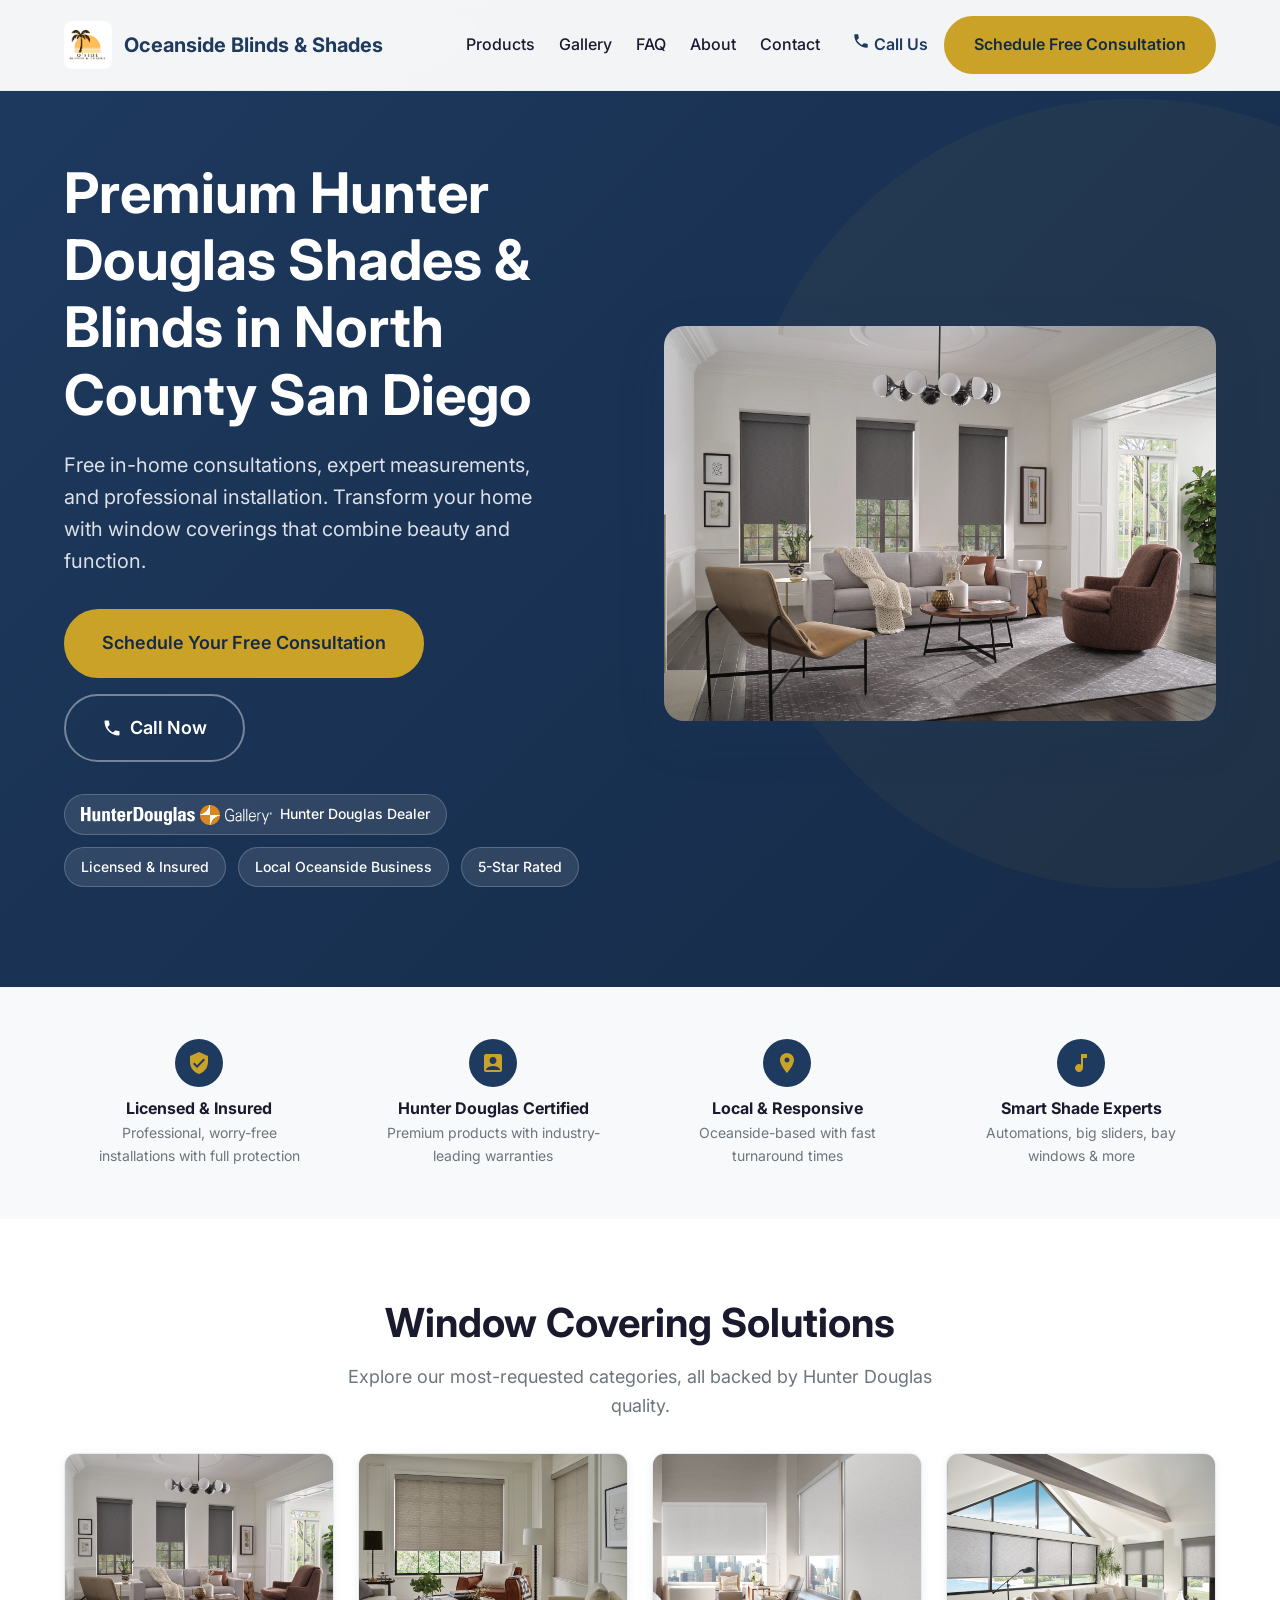
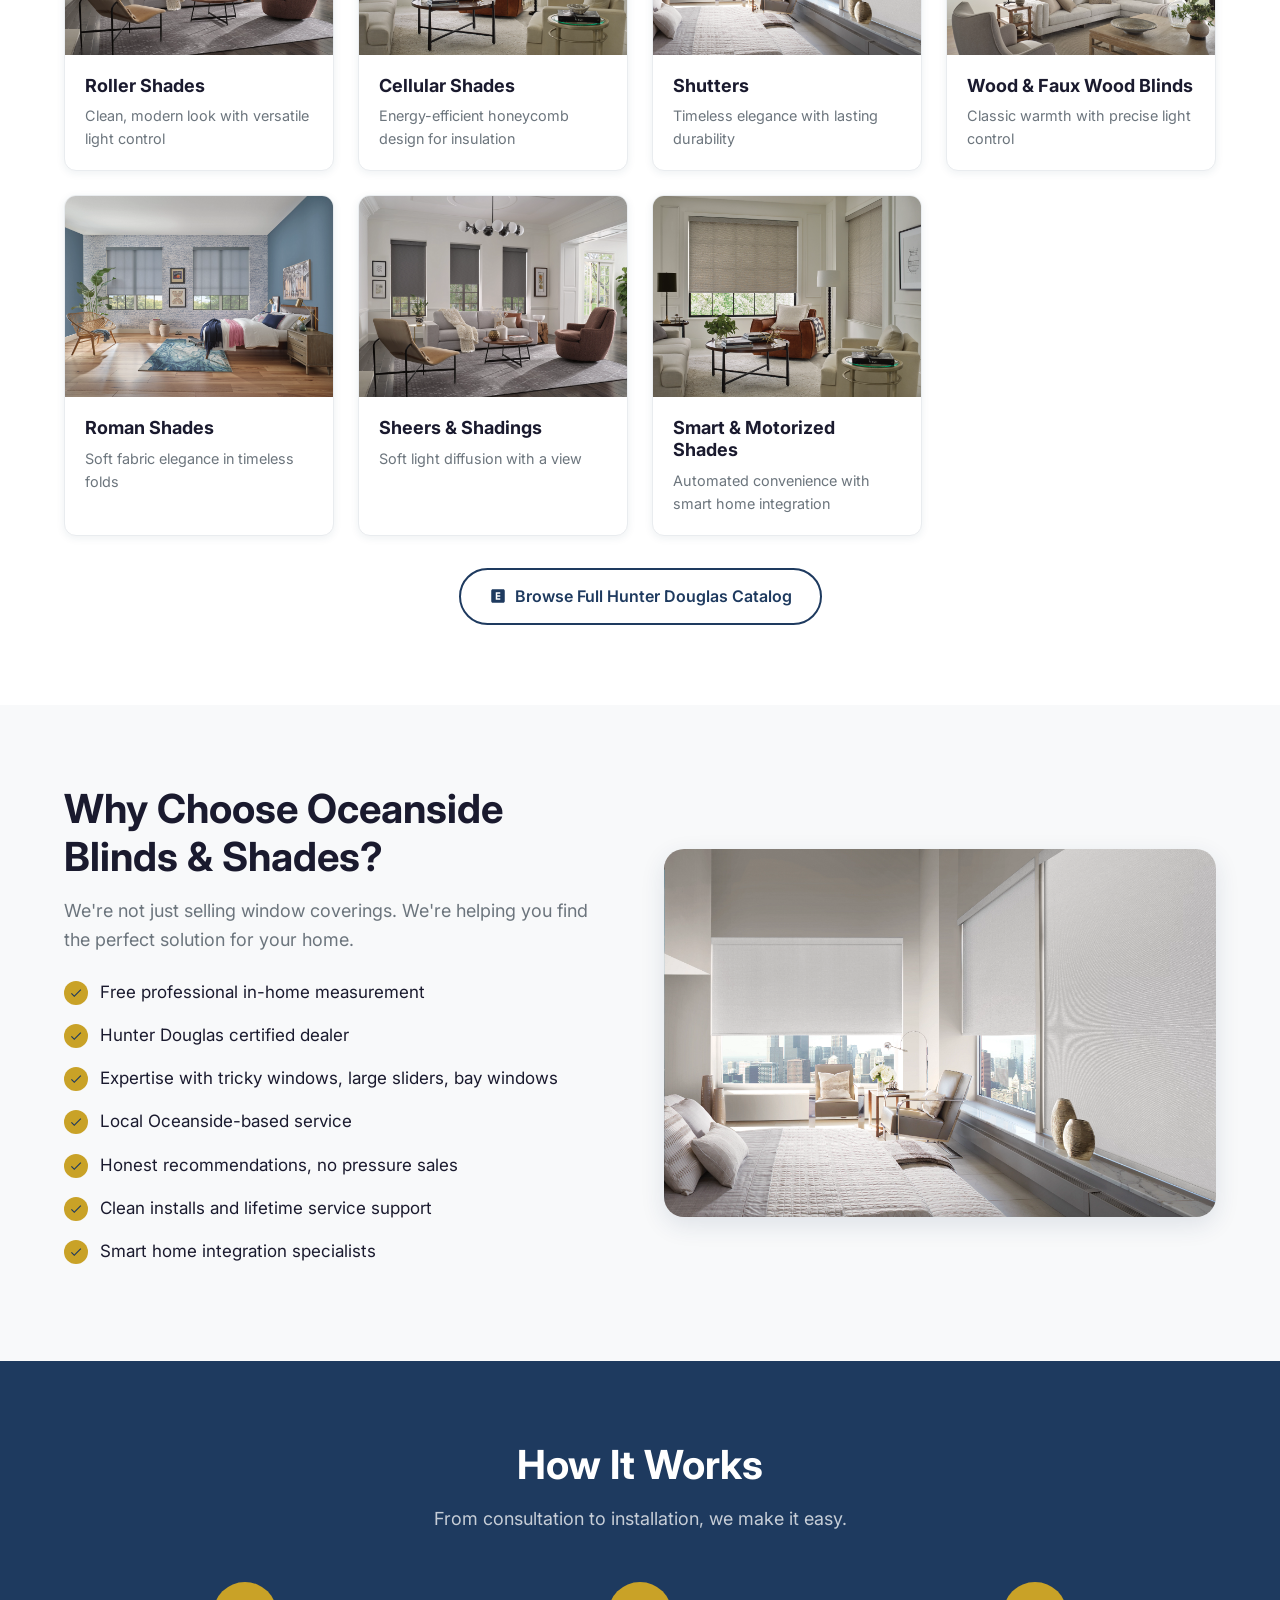
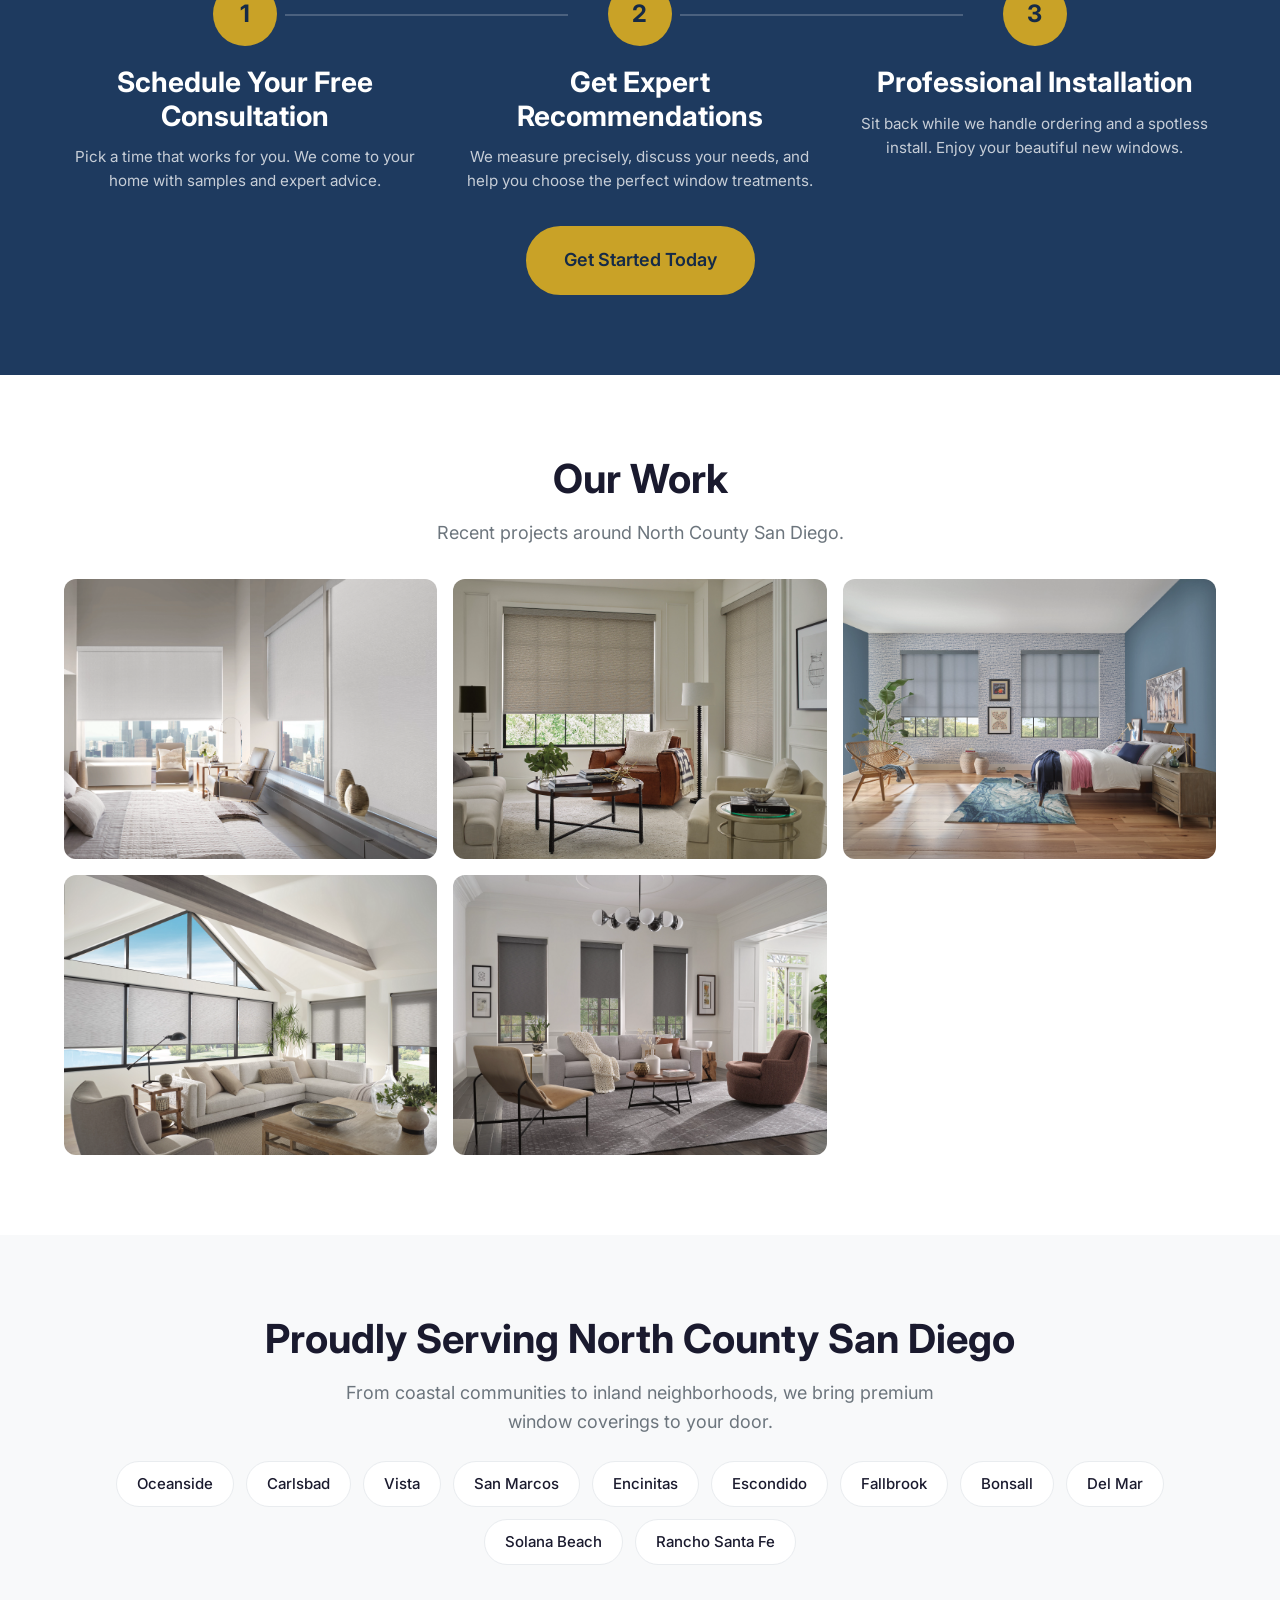
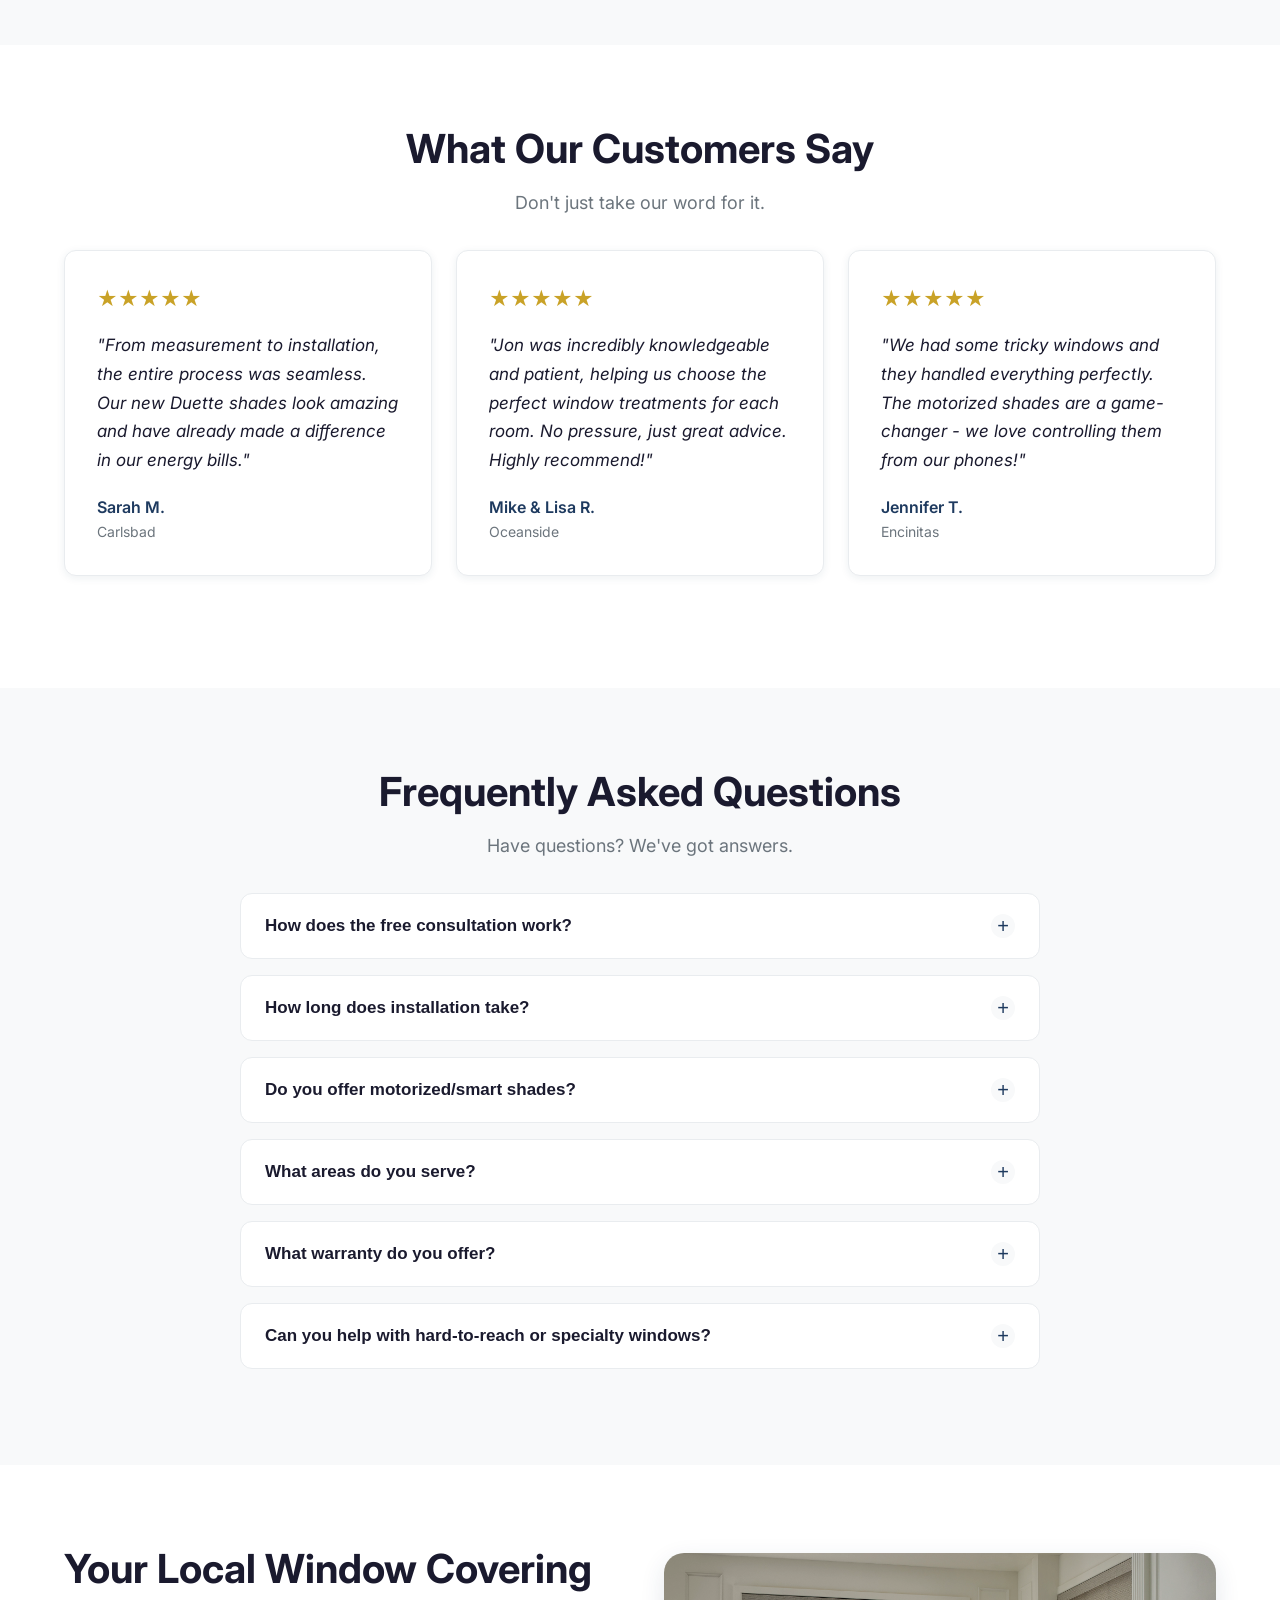
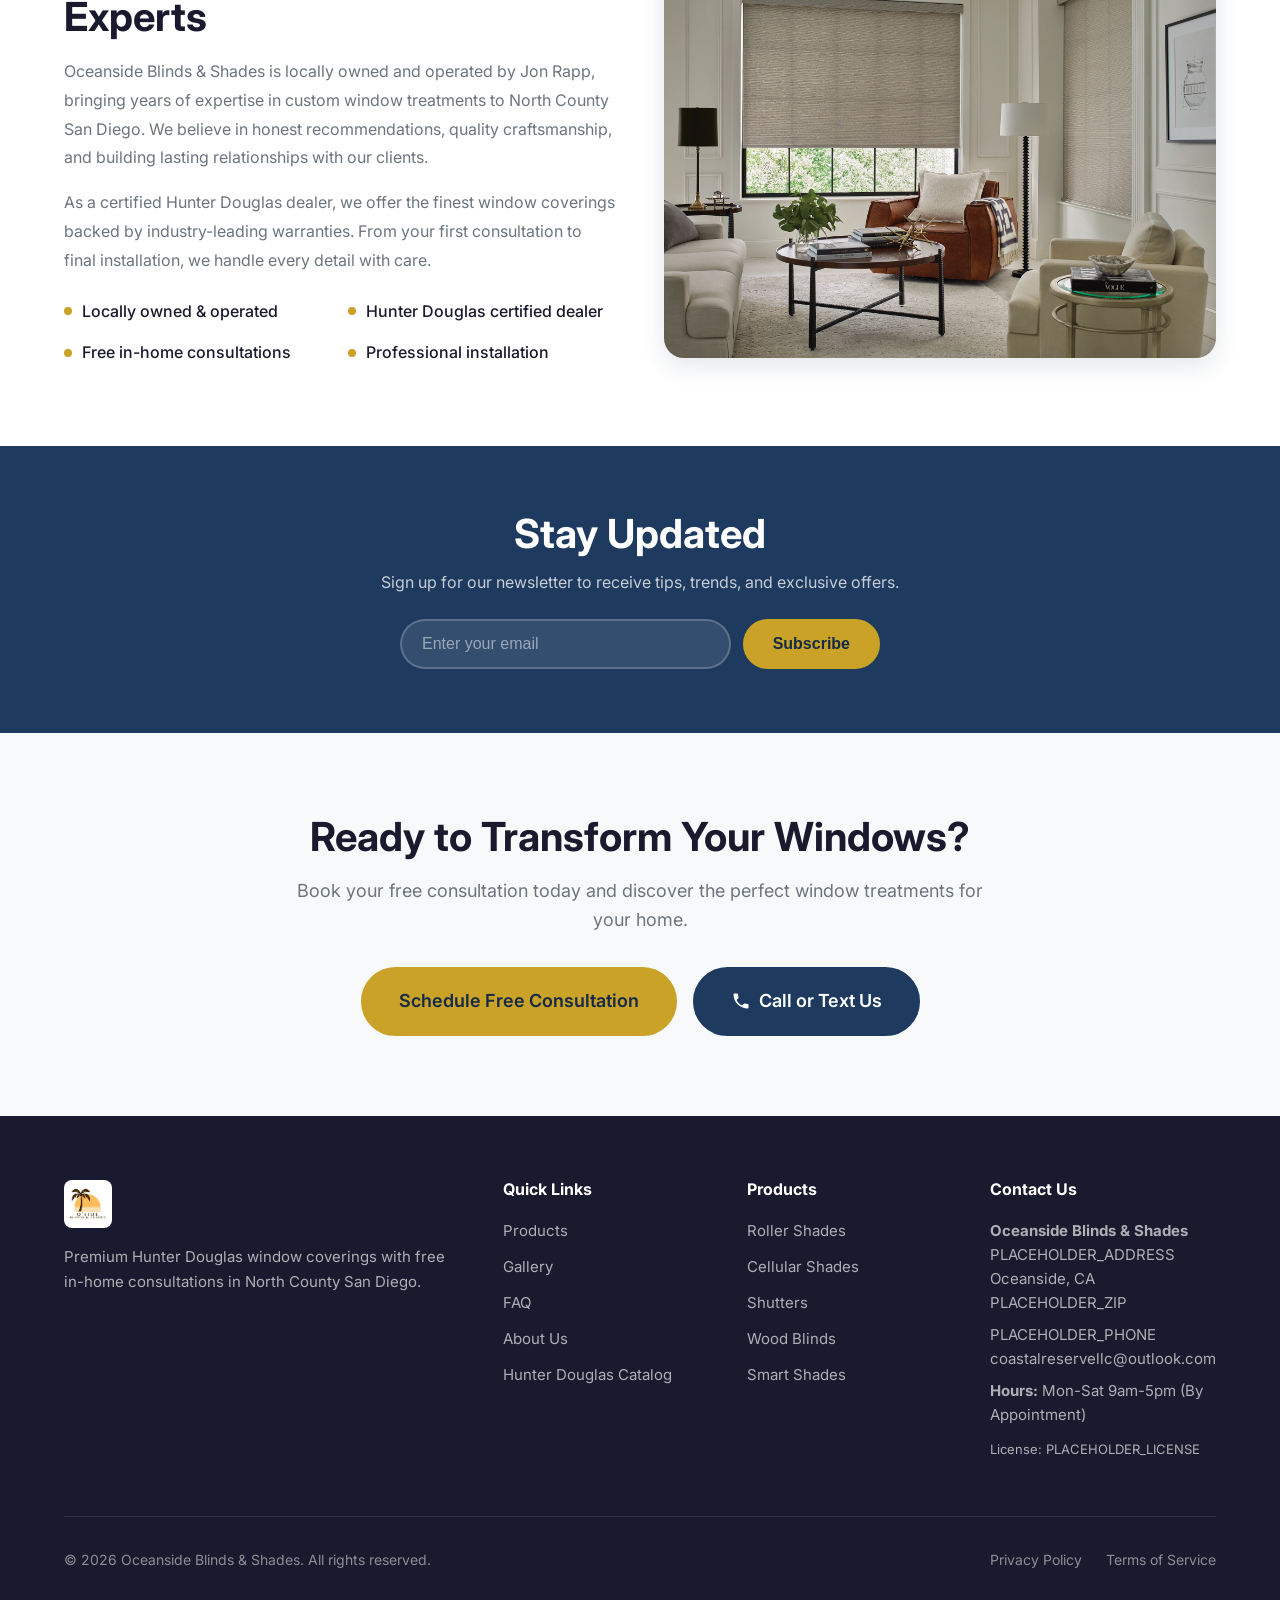
<file: index.html>
<!DOCTYPE html>
<html lang="en">
<head>
  <meta charset="UTF-8">
  <meta name="viewport" content="width=device-width, initial-scale=1.0">
  <title id="pageTitle">Oceanside Blinds & Shades | Premium Hunter Douglas in North County San Diego</title>
  <meta name="description" id="metaDescription" content="Premium Hunter Douglas shades & blinds with free in-home consultations in Oceanside, Carlsbad, Vista, Encinitas, and North County San Diego. Expert measurement, honest guidance, professional installation.">
  <meta name="keywords" content="blinds, shades, shutters, Hunter Douglas, Oceanside, Carlsbad, Vista, San Marcos, Encinitas, North County San Diego, window treatments, window coverings">

  <!-- Open Graph -->
  <meta property="og:title" id="ogTitle" content="Oceanside Blinds & Shades">
  <meta property="og:description" id="ogDescription" content="Premium Hunter Douglas window coverings in North County San Diego. Free consultations, expert measurements, and professional installs.">
  <meta property="og:type" content="website">
  <meta property="og:url" content="https://oceansideblinds.com">
  <meta property="og:image" id="ogImage" content="">

  <!-- Favicon -->
  <link rel="icon" type="image/jpeg" href="logo.JPEG">

  <!-- Google Fonts -->
  <link rel="preconnect" href="https://fonts.googleapis.com">
  <link rel="preconnect" href="https://fonts.gstatic.com" crossorigin>
  <link href="https://fonts.googleapis.com/css2?family=Inter:wght@400;500;600;700&display=swap" rel="stylesheet">

  <!-- Styles -->
  <link rel="stylesheet" href="styles.css">
</head>
<body>
  <!-- ============================================
       HEADER
       ============================================ -->
  <header class="header" id="header">
    <div class="container">
      <div class="header-inner">
        <a href="/" class="logo">
          <img src="logo.JPEG" alt="Oceanside Blinds & Shades" id="logoImg">
          <span class="logo-text" id="logoText">Oceanside Blinds & Shades</span>
        </a>

        <nav class="nav-main">
          <ul class="nav-links">
            <li><a href="#products">Products</a></li>
            <li><a href="#gallery">Gallery</a></li>
            <li><a href="#faq">FAQ</a></li>
            <li><a href="#about">About</a></li>
            <li><a href="#contact">Contact</a></li>
          </ul>

          <div class="nav-cta">
            <a href="#" class="nav-phone" id="headerPhone">
              <svg width="18" height="18" viewBox="0 0 24 24" fill="currentColor"><path d="M6.62 10.79c1.44 2.83 3.76 5.14 6.59 6.59l2.2-2.2c.27-.27.67-.36 1.02-.24 1.12.37 2.33.57 3.57.57.55 0 1 .45 1 1V20c0 .55-.45 1-1 1-9.39 0-17-7.61-17-17 0-.55.45-1 1-1h3.5c.55 0 1 .45 1 1 0 1.25.2 2.45.57 3.57.11.35.03.74-.25 1.02l-2.2 2.2z"/></svg>
              <span id="headerPhoneText">Call Us</span>
            </a>
            <a href="#" class="btn btn-primary" id="headerCta">Schedule Free Consultation</a>
          </div>

          <button class="menu-toggle" id="menuToggle" aria-label="Toggle menu">
            <span></span>
            <span></span>
            <span></span>
          </button>
        </nav>
      </div>
    </div>
  </header>

  <!-- ============================================
       HERO
       ============================================ -->
  <section class="hero">
    <div class="container">
      <div class="hero-grid">
        <div class="hero-content">
          <h1>Premium Hunter Douglas Shades & Blinds in North County San Diego</h1>
          <p class="hero-subtitle">Free in-home consultations, expert measurements, and professional installation. Transform your home with window coverings that combine beauty and function.</p>

          <div class="cta-group">
            <a href="#" class="btn btn-primary btn-lg" id="heroCta">Schedule Your Free Consultation</a>
            <a href="#" class="btn btn-outline-light btn-lg" id="heroPhone">
              <svg width="20" height="20" viewBox="0 0 24 24" fill="currentColor"><path d="M6.62 10.79c1.44 2.83 3.76 5.14 6.59 6.59l2.2-2.2c.27-.27.67-.36 1.02-.24 1.12.37 2.33.57 3.57.57.55 0 1 .45 1 1V20c0 .55-.45 1-1 1-9.39 0-17-7.61-17-17 0-.55.45-1 1-1h3.5c.55 0 1 .45 1 1 0 1.25.2 2.45.57 3.57.11.35.03.74-.25 1.02l-2.2 2.2z"/></svg>
              Call Now
            </a>
          </div>

          <div class="trust-badges">
            <span class="trust-badge">
              <img src="assets/hunter-douglas-dealer-badge.png" alt="Hunter Douglas" id="hdBadge" onerror="this.style.display='none'">
              Hunter Douglas Dealer
            </span>
            <span class="trust-badge">Licensed & Insured</span>
            <span class="trust-badge">Local Oceanside Business</span>
            <span class="trust-badge">5-Star Rated</span>
          </div>
        </div>

        <div class="hero-image">
          <img src="2023_DRS_PV_Eastbourne_Living_Room.png" alt="Beautiful living room with premium Hunter Douglas shades" id="heroImg">
        </div>
      </div>
    </div>
  </section>

  <!-- ============================================
       TRUST BAR
       ============================================ -->
  <section class="trust-bar">
    <div class="container">
      <div class="trust-bar-grid">
        <div class="trust-item">
          <div class="trust-icon">
            <svg width="24" height="24" viewBox="0 0 24 24" fill="currentColor"><path d="M12 1L3 5v6c0 5.55 3.84 10.74 9 12 5.16-1.26 9-6.45 9-12V5l-9-4zm-2 16l-4-4 1.41-1.41L10 14.17l6.59-6.59L18 9l-8 8z"/></svg>
          </div>
          <h4>Licensed & Insured</h4>
          <p>Professional, worry-free installations with full protection</p>
        </div>
        <div class="trust-item">
          <div class="trust-icon">
            <svg width="24" height="24" viewBox="0 0 24 24" fill="currentColor"><path d="M19 3H5c-1.1 0-2 .9-2 2v14c0 1.1.9 2 2 2h14c1.1 0 2-.9 2-2V5c0-1.1-.9-2-2-2zm-7 3c1.93 0 3.5 1.57 3.5 3.5S13.93 13 12 13s-3.5-1.57-3.5-3.5S10.07 6 12 6zm7 13H5v-.23c0-.62.28-1.2.76-1.58C7.47 15.82 9.64 15 12 15s4.53.82 6.24 2.19c.48.38.76.97.76 1.58V19z"/></svg>
          </div>
          <h4>Hunter Douglas Certified</h4>
          <p>Premium products with industry-leading warranties</p>
        </div>
        <div class="trust-item">
          <div class="trust-icon">
            <svg width="24" height="24" viewBox="0 0 24 24" fill="currentColor"><path d="M12 2C8.13 2 5 5.13 5 9c0 5.25 7 13 7 13s7-7.75 7-13c0-3.87-3.13-7-7-7zm0 9.5c-1.38 0-2.5-1.12-2.5-2.5s1.12-2.5 2.5-2.5 2.5 1.12 2.5 2.5-1.12 2.5-2.5 2.5z"/></svg>
          </div>
          <h4>Local & Responsive</h4>
          <p>Oceanside-based with fast turnaround times</p>
        </div>
        <div class="trust-item">
          <div class="trust-icon">
            <svg width="24" height="24" viewBox="0 0 24 24" fill="currentColor"><path d="M12 3v10.55c-.59-.34-1.27-.55-2-.55-2.21 0-4 1.79-4 4s1.79 4 4 4 4-1.79 4-4V7h4V3h-6z"/></svg>
          </div>
          <h4>Smart Shade Experts</h4>
          <p>Automations, big sliders, bay windows & more</p>
        </div>
      </div>
    </div>
  </section>

  <!-- ============================================
       PRODUCTS
       ============================================ -->
  <section class="products" id="products">
    <div class="container">
      <div class="text-center mb-4">
        <h2 class="section-title">Window Covering Solutions</h2>
        <p class="section-subtitle" style="margin: 0 auto;">Explore our most-requested categories, all backed by Hunter Douglas quality.</p>
      </div>

      <div class="grid grid-4" id="productGrid">
        <!-- Products populated by JavaScript -->
      </div>

      <div class="text-center mt-4">
        <a href="catalog.html" class="btn btn-outline">
          <svg width="18" height="18" viewBox="0 0 24 24" fill="currentColor"><path d="M19 3H5c-1.1 0-2 .9-2 2v14c0 1.1.9 2 2 2h14c1.1 0 2-.9 2-2V5c0-1.1-.9-2-2-2zm-4 6h-4v2h4v2h-4v2h4v2H9V7h6v2z"/></svg>
          Browse Full Hunter Douglas Catalog
        </a>
      </div>
    </div>
  </section>

  <!-- ============================================
       WHY CHOOSE US
       ============================================ -->
  <section class="why-us">
    <div class="container">
      <div class="why-us-grid">
        <div class="why-us-content">
          <h2 class="section-title">Why Choose Oceanside Blinds & Shades?</h2>
          <p class="section-subtitle">We're not just selling window coverings. We're helping you find the perfect solution for your home.</p>

          <ul>
            <li>Free professional in-home measurement</li>
            <li>Hunter Douglas certified dealer</li>
            <li>Expertise with tricky windows, large sliders, bay windows</li>
            <li>Local Oceanside-based service</li>
            <li>Honest recommendations, no pressure sales</li>
            <li>Clean installs and lifetime service support</li>
            <li>Smart home integration specialists</li>
          </ul>
        </div>

        <div class="why-us-image">
          <img src="2017_DRS_PV_Brunswick_Bedroom.png" alt="Beautiful bedroom with custom window treatments">
        </div>
      </div>
    </div>
  </section>

  <!-- ============================================
       HOW IT WORKS
       ============================================ -->
  <section class="how-it-works">
    <div class="container">
      <div class="text-center mb-4">
        <h2 class="section-title">How It Works</h2>
        <p class="section-subtitle" style="margin: 0 auto;">From consultation to installation, we make it easy.</p>
      </div>

      <div class="steps">
        <div class="step">
          <div class="step-number">1</div>
          <h3>Schedule Your Free Consultation</h3>
          <p>Pick a time that works for you. We come to your home with samples and expert advice.</p>
        </div>
        <div class="step">
          <div class="step-number">2</div>
          <h3>Get Expert Recommendations</h3>
          <p>We measure precisely, discuss your needs, and help you choose the perfect window treatments.</p>
        </div>
        <div class="step">
          <div class="step-number">3</div>
          <h3>Professional Installation</h3>
          <p>Sit back while we handle ordering and a spotless install. Enjoy your beautiful new windows.</p>
        </div>
      </div>

      <div class="text-center mt-4">
        <a href="#" class="btn btn-primary btn-lg" id="howItWorksCta">Get Started Today</a>
      </div>
    </div>
  </section>

  <!-- ============================================
       GALLERY
       ============================================ -->
  <section class="gallery" id="gallery">
    <div class="container">
      <div class="text-center mb-4">
        <h2 class="section-title">Our Work</h2>
        <p class="section-subtitle" style="margin: 0 auto;">Recent projects around North County San Diego.</p>
      </div>

      <div class="gallery-grid" id="galleryGrid">
        <!-- Gallery populated by JavaScript -->
      </div>
    </div>
  </section>

  <!-- ============================================
       SERVICE AREA
       ============================================ -->
  <section class="service-area">
    <div class="container">
      <div class="text-center">
        <h2 class="section-title">Proudly Serving North County San Diego</h2>
        <p class="section-subtitle" style="margin: 0 auto;">From coastal communities to inland neighborhoods, we bring premium window coverings to your door.</p>
      </div>

      <div class="area-chips" id="serviceAreaChips" style="justify-content: center;">
        <!-- Service areas populated by JavaScript -->
      </div>
    </div>
  </section>

  <!-- ============================================
       REVIEWS
       ============================================ -->
  <section class="reviews" id="reviews">
    <div class="container">
      <div class="text-center mb-4">
        <h2 class="section-title">What Our Customers Say</h2>
        <p class="section-subtitle" style="margin: 0 auto;">Don't just take our word for it.</p>
      </div>

      <div class="reviews-grid" id="reviewsGrid">
        <!-- Reviews populated by JavaScript -->
      </div>

      <div class="text-center mt-4">
        <a href="#" class="btn btn-outline" id="googleReviewsLink" target="_blank" rel="noopener">
          See More Reviews on Google
        </a>
        <a href="#" class="btn btn-ghost" id="yelpReviewsLink" target="_blank" rel="noopener">
          View on Yelp
        </a>
      </div>
    </div>
  </section>

  <!-- ============================================
       FAQ
       ============================================ -->
  <section class="faq" id="faq">
    <div class="container">
      <div class="text-center mb-4">
        <h2 class="section-title">Frequently Asked Questions</h2>
        <p class="section-subtitle" style="margin: 0 auto;">Have questions? We've got answers.</p>
      </div>

      <div class="faq-list" id="faqList">
        <!-- FAQ populated by JavaScript -->
      </div>
    </div>
  </section>

  <!-- ============================================
       ABOUT
       ============================================ -->
  <section class="about" id="about">
    <div class="container">
      <div class="about-grid">
        <div class="about-content">
          <h2 class="section-title" id="aboutHeadline">Your Local Window Covering Experts</h2>
          <div id="aboutStory">
            <p>Oceanside Blinds & Shades is locally owned and operated, bringing years of expertise in custom window treatments to North County San Diego. We believe in honest recommendations, quality craftsmanship, and building lasting relationships with our clients.</p>
            <p>As a certified Hunter Douglas dealer, we offer the finest window coverings backed by industry-leading warranties. From your first consultation to final installation, we handle every detail with care.</p>
          </div>

          <div class="about-highlights" id="aboutHighlights">
            <!-- Highlights populated by JavaScript -->
          </div>
        </div>

        <div class="about-image">
          <img src="2020_DRS_CC_Yorkshire_LivingRoom.png" alt="About Oceanside Blinds & Shades" id="aboutImg">
        </div>
      </div>
    </div>
  </section>

  <!-- ============================================
       EMAIL SIGNUP
       ============================================ -->
  <section class="email-signup">
    <div class="container">
      <div class="email-signup-inner">
        <h2>Stay Updated</h2>
        <p>Sign up for our newsletter to receive tips, trends, and exclusive offers.</p>

        <form class="email-form" id="emailForm" action="#" method="POST">
          <input type="email" name="email" placeholder="Enter your email" required>
          <button type="submit" class="btn btn-primary">Subscribe</button>
        </form>
        <p id="emailFormMessage" style="margin-top: 16px; display: none;"></p>
      </div>
    </div>
  </section>

  <!-- ============================================
       FINAL CTA
       ============================================ -->
  <section class="final-cta" id="contact">
    <div class="container">
      <div class="final-cta-inner">
        <h2>Ready to Transform Your Windows?</h2>
        <p>Book your free consultation today and discover the perfect window treatments for your home.</p>

        <div class="cta-group" style="justify-content: center;">
          <a href="#" class="btn btn-primary btn-lg" id="finalCta">Schedule Free Consultation</a>
          <a href="#" class="btn btn-secondary btn-lg" id="finalPhone">
            <svg width="20" height="20" viewBox="0 0 24 24" fill="currentColor"><path d="M6.62 10.79c1.44 2.83 3.76 5.14 6.59 6.59l2.2-2.2c.27-.27.67-.36 1.02-.24 1.12.37 2.33.57 3.57.57.55 0 1 .45 1 1V20c0 .55-.45 1-1 1-9.39 0-17-7.61-17-17 0-.55.45-1 1-1h3.5c.55 0 1 .45 1 1 0 1.25.2 2.45.57 3.57.11.35.03.74-.25 1.02l-2.2 2.2z"/></svg>
            Call or Text Us
          </a>
        </div>
      </div>
    </div>
  </section>

  <!-- ============================================
       FOOTER
       ============================================ -->
  <footer class="footer">
    <div class="container">
      <div class="footer-grid">
        <div class="footer-brand">
          <img src="logo.JPEG" alt="Oceanside Blinds & Shades" id="footerLogo">
          <p id="footerTagline">Premium Hunter Douglas window coverings with free in-home consultations in North County San Diego.</p>

          <div class="footer-social">
            <a href="#" id="footerFacebook" target="_blank" rel="noopener" class="social-link" style="display: none;">
              <svg width="20" height="20" viewBox="0 0 24 24" fill="currentColor"><path d="M22 12c0-5.52-4.48-10-10-10S2 6.48 2 12c0 4.84 3.44 8.87 8 9.8V15H8v-3h2V9.5C10 7.57 11.57 6 13.5 6H16v3h-2c-.55 0-1 .45-1 1v2h3v3h-3v6.95c5.05-.5 9-4.76 9-9.95z"/></svg>
              <span>Facebook</span>
            </a>
            <a href="#" id="footerInstagram" target="_blank" rel="noopener" class="social-link" style="display: none;">
              <svg width="20" height="20" viewBox="0 0 24 24" fill="currentColor"><path d="M12 2c2.717 0 3.056.01 4.122.06 1.065.05 1.79.217 2.428.465.66.254 1.216.598 1.772 1.153.509.5.902 1.105 1.153 1.772.247.637.415 1.363.465 2.428.047 1.066.06 1.405.06 4.122 0 2.717-.01 3.056-.06 4.122-.05 1.065-.218 1.79-.465 2.428a4.883 4.883 0 01-1.153 1.772c-.5.508-1.105.902-1.772 1.153-.637.247-1.363.415-2.428.465-1.066.047-1.405.06-4.122.06-2.717 0-3.056-.01-4.122-.06-1.065-.05-1.79-.218-2.428-.465a4.89 4.89 0 01-1.772-1.153 4.904 4.904 0 01-1.153-1.772c-.248-.637-.415-1.363-.465-2.428C2.013 15.056 2 14.717 2 12c0-2.717.01-3.056.06-4.122.05-1.066.217-1.79.465-2.428a4.88 4.88 0 011.153-1.772A4.897 4.897 0 015.45 2.525c.638-.248 1.362-.415 2.428-.465C8.944 2.013 9.283 2 12 2zm0 5a5 5 0 100 10 5 5 0 000-10zm6.5-.25a1.25 1.25 0 10-2.5 0 1.25 1.25 0 002.5 0zM12 9a3 3 0 110 6 3 3 0 010-6z"/></svg>
              <span>Instagram</span>
            </a>
            <a href="#" id="footerYelp" target="_blank" rel="noopener" class="social-link" style="display: none;">
              <svg width="20" height="20" viewBox="0 0 24 24" fill="currentColor"><path d="M12.271 2c-.334.003-1.53.062-2.152.168-1.354.233-2.073.694-2.073 1.317 0 .201.058.393.159.575l3.593 6.379c.206.364.67.525 1.073.372.403-.152.654-.532.579-.948l-.885-6.929c-.06-.476-.294-.758-.56-.838-.127-.038-.368-.1-.734-.096zm7.364 9.628c-.407-.032-.77.252-.87.634l-1.199 4.602c-.09.352.056.723.369.922.312.198.723.17 1.002-.072l3.312-2.921c.253-.223.371-.589.273-.94-.096-.343-.395-.613-.783-.685-.52-.095-1.486-.411-2.104-.54zm-1.25 7.783c-.172-.199-.424-.326-.704-.326-.15 0-.297.035-.431.101l-4.237 2.115c-.348.173-.539.532-.468.877.072.345.37.605.733.633l4.877.327c.294.019.572-.103.746-.329.174-.226.215-.52.114-.776-.151-.387-.412-1.14-.514-1.72-.037-.217-.038-.549-.117-.902zm-7.746-3.303c-.056-.394-.371-.708-.772-.77-.401-.062-.794.157-.965.535l-2.126 4.715c-.152.34-.079.738.185.997.263.259.669.322 1.002.147l3.901-2.065c.36-.19.544-.592.446-.975-.128-.503-.469-1.399-.637-1.887-.099-.287-.034-.697-.034-.697zm-4.096-6.167c-.319-.106-.676-.014-.903.234-.227.247-.283.6-.142.896l2.083 4.508c.16.345.526.554.908.513.382-.04.694-.313.77-.678l.75-3.62c.108-.521-.256-.997-.768-1.08-.603-.097-1.896-.488-2.698-.773z"/></svg>
              <span>Yelp</span>
            </a>
          </div>
        </div>

        <div class="footer-links">
          <h4>Quick Links</h4>
          <a href="#products">Products</a>
          <a href="#gallery">Gallery</a>
          <a href="#faq">FAQ</a>
          <a href="#about">About Us</a>
          <a href="catalog.html">Hunter Douglas Catalog</a>
        </div>

        <div class="footer-links">
          <h4>Products</h4>
          <a href="products/roller-shades.html">Roller Shades</a>
          <a href="products/cellular-shades.html">Cellular Shades</a>
          <a href="products/shutters.html">Shutters</a>
          <a href="products/wood-blinds.html">Wood Blinds</a>
          <a href="products/smart-shades.html">Smart Shades</a>
        </div>

        <div class="footer-contact">
          <h4>Contact Us</h4>
          <p id="footerAddress">
            <strong id="footerBusinessName">Oceanside Blinds & Shades</strong><br>
            <span id="footerStreetAddress">PLACEHOLDER_ADDRESS</span><br>
            <span id="footerCityStateZip">Oceanside, CA PLACEHOLDER_ZIP</span>
          </p>
          <p>
            <a href="#" id="footerPhoneLink">PLACEHOLDER_PHONE</a><br>
            <a href="#" id="footerEmailLink">PLACEHOLDER_EMAIL</a>
          </p>
          <p id="footerHours"><strong>Hours:</strong> Mon-Sat 9am-5pm</p>
          <p id="footerLicense" class="text-muted" style="font-size: 0.8125rem; margin-top: 12px;">License: PLACEHOLDER_LICENSE</p>
        </div>
      </div>

      <div class="footer-bottom">
        <p>&copy; <span id="currentYear">2025</span> <span id="footerCopyright">Oceanside Blinds & Shades</span>. All rights reserved.</p>
        <div class="footer-legal">
          <a href="privacy.html">Privacy Policy</a>
          <a href="terms.html">Terms of Service</a>
        </div>
      </div>
    </div>
  </footer>

  <!-- ============================================
       CONSULTATION MODAL
       ============================================ -->
  <div class="modal-overlay" id="consultationModal">
    <div class="modal">
      <button class="modal-close" id="modalClose" aria-label="Close">&times;</button>
      <div class="modal-header">
        <h2>Schedule Your Free Consultation</h2>
        <p>Fill out the form below and we'll contact you to set up a convenient time.</p>
      </div>
      <form class="modal-form" id="consultationForm">
        <div class="form-group">
          <label for="consultName">Name *</label>
          <input type="text" id="consultName" name="name" required placeholder="Your full name">
        </div>
        <div class="form-row">
          <div class="form-group">
            <label for="consultEmail">Email *</label>
            <input type="email" id="consultEmail" name="email" required placeholder="you@example.com">
          </div>
          <div class="form-group">
            <label for="consultPhone">Phone *</label>
            <input type="tel" id="consultPhone" name="phone" required placeholder="(555) 555-5555">
          </div>
        </div>
        <div class="form-row">
          <div class="form-group">
            <label for="consultAppointmentType">Appointment Type *</label>
            <select id="consultAppointmentType" name="appointmentType" required>
              <option value="">Select type...</option>
              <option value="In-home estimate">In-home estimate</option>
              <option value="Showroom appointment">Showroom appointment</option>
            </select>
          </div>
          <div class="form-group">
            <label for="consultPreferredDate">Preferred Date</label>
            <input type="date" id="consultPreferredDate" name="preferredDate">
          </div>
        </div>
        <div class="form-group">
          <label for="consultHearAbout">How did you hear about us?</label>
          <select id="consultHearAbout" name="hearAbout">
            <option value="">Select...</option>
            <option value="Google">Google</option>
            <option value="Yelp">Yelp</option>
            <option value="TV">TV</option>
            <option value="Referral">Referral</option>
            <option value="Other">Other</option>
          </select>
        </div>
        <div class="form-group" id="hearAboutOtherGroup" style="display: none;">
          <label for="consultHearAboutOther">Please specify</label>
          <input type="text" id="consultHearAboutOther" name="hearAboutOther" placeholder="How did you find us?">
        </div>
        <div class="form-group">
          <label for="consultMessage">Tell us about your project</label>
          <textarea id="consultMessage" name="message" rows="3" placeholder="Number of windows, type of rooms, any specific needs..."></textarea>
        </div>
        <button type="submit" class="btn btn-primary btn-lg" style="width: 100%;">Request Consultation</button>
        <p class="form-note">We'll respond within 24 hours to schedule your free in-home consultation.</p>
      </form>
      <div class="modal-success" id="modalSuccess" style="display: none;">
        <div class="success-icon">&#10003;</div>
        <h3>Thank You!</h3>
        <p>We've received your request and will contact you within 24 hours to schedule your free consultation.</p>
        <button class="btn btn-primary" id="modalSuccessClose">Close</button>
      </div>
    </div>
  </div>

  <!-- ============================================
       MOBILE STICKY CTA
       ============================================ -->
  <div class="mobile-cta">
    <div class="mobile-cta-inner">
      <a href="#" class="btn btn-outline" id="mobileText">
        <svg width="16" height="16" viewBox="0 0 24 24" fill="currentColor"><path d="M20 2H4c-1.1 0-1.99.9-1.99 2L2 22l4-4h14c1.1 0 2-.9 2-2V4c0-1.1-.9-2-2-2zm-2 12H6v-2h12v2zm0-3H6V9h12v2zm0-3H6V6h12v2z"/></svg>
        Text
      </a>
      <a href="#" class="btn btn-outline" id="mobileCall">
        <svg width="16" height="16" viewBox="0 0 24 24" fill="currentColor"><path d="M6.62 10.79c1.44 2.83 3.76 5.14 6.59 6.59l2.2-2.2c.27-.27.67-.36 1.02-.24 1.12.37 2.33.57 3.57.57.55 0 1 .45 1 1V20c0 .55-.45 1-1 1-9.39 0-17-7.61-17-17 0-.55.45-1 1-1h3.5c.55 0 1 .45 1 1 0 1.25.2 2.45.57 3.57.11.35.03.74-.25 1.02l-2.2 2.2z"/></svg>
        Call
      </a>
      <a href="#" class="btn btn-primary" id="mobileSchedule">Schedule</a>
    </div>
  </div>

  <!-- ============================================
       SCRIPTS
       ============================================ -->
  <script>
    // ============================================
    // GLOBAL CONFIG
    // ============================================
    let CONFIG = {};

    // ============================================
    // HELPER FUNCTIONS
    // ============================================
    const tel = (number) => `tel:${number.replace(/[^+\d]/g, '')}`;
    const sms = (number) => `sms:${number.replace(/[^+\d]/g, '')}`;
    const mailto = (email) => `mailto:${email}`;

    // ============================================
    // LOAD CONFIG FROM JSON
    // ============================================
    async function loadConfig() {
      try {
        const response = await fetch('config.json');
        CONFIG = await response.json();
        applyConfig();
      } catch (error) {
        console.error('Error loading config:', error);
      }
    }

    // ============================================
    // APPLY CONFIG
    // ============================================
    function applyConfig() {
      // Set current year
      document.getElementById('currentYear').textContent = new Date().getFullYear();

      // Business name
      document.getElementById('logoText').textContent = CONFIG.businessName;
      document.getElementById('footerBusinessName').textContent = CONFIG.businessName;
      document.getElementById('footerCopyright').textContent = CONFIG.businessName;

      // Phone links
      const phoneLinks = ['headerPhone', 'heroPhone', 'finalPhone', 'mobileCall'];
      phoneLinks.forEach(id => {
        const el = document.getElementById(id);
        if (el && CONFIG.phone) el.href = tel(CONFIG.phone);
      });
      if (CONFIG.phone && CONFIG.phone !== 'PLACEHOLDER_PHONE') {
        document.getElementById('headerPhoneText').textContent = CONFIG.phone;
        document.getElementById('footerPhoneLink').textContent = CONFIG.phone;
        document.getElementById('footerPhoneLink').href = tel(CONFIG.phone);
      }

      // SMS links
      const smsLinks = ['mobileText'];
      smsLinks.forEach(id => {
        const el = document.getElementById(id);
        if (el && CONFIG.smsPhone) el.href = sms(CONFIG.smsPhone);
      });

      // Email
      if (CONFIG.email && CONFIG.email !== 'PLACEHOLDER_EMAIL') {
        document.getElementById('footerEmailLink').textContent = CONFIG.email;
        document.getElementById('footerEmailLink').href = mailto(CONFIG.email);
      }

      // Address
      if (CONFIG.showroom) {
        document.getElementById('footerStreetAddress').textContent = CONFIG.showroom.address;
        document.getElementById('footerCityStateZip').textContent = `${CONFIG.showroom.city}, ${CONFIG.showroom.state} ${CONFIG.showroom.zip}`;
        document.getElementById('footerHours').innerHTML = `<strong>Hours:</strong> ${CONFIG.showroom.hours}${CONFIG.showroom.byAppointment ? ' (By Appointment)' : ''}`;
      }

      // License
      if (CONFIG.licenseNumber && CONFIG.licenseNumber !== 'PLACEHOLDER_LICENSE') {
        document.getElementById('footerLicense').textContent = `License: ${CONFIG.licenseNumber}`;
      }

      // Social links - hidden by default, show only if valid URL provided
      const isValidUrl = (val) => val && !val.includes('PLACEHOLDER');

      const footerFacebook = document.getElementById('footerFacebook');
      if (isValidUrl(CONFIG.social?.facebook)) {
        footerFacebook.style.display = 'flex';
        footerFacebook.href = CONFIG.social.facebook;
      }

      const footerInstagram = document.getElementById('footerInstagram');
      if (isValidUrl(CONFIG.social?.instagram)) {
        footerInstagram.style.display = 'flex';
        footerInstagram.href = CONFIG.social.instagram;
      }

      const footerYelp = document.getElementById('footerYelp');
      const yelpReviewsLink = document.getElementById('yelpReviewsLink');
      if (isValidUrl(CONFIG.yelpUrl)) {
        footerYelp.style.display = 'flex';
        footerYelp.href = CONFIG.yelpUrl;
        if (yelpReviewsLink) yelpReviewsLink.href = CONFIG.yelpUrl;
      } else {
        if (yelpReviewsLink) yelpReviewsLink.style.display = 'none';
      }

      const googleReviewsLink = document.getElementById('googleReviewsLink');
      if (isValidUrl(CONFIG.googleBusinessUrl)) {
        if (googleReviewsLink) googleReviewsLink.href = CONFIG.googleBusinessUrl;
      } else {
        if (googleReviewsLink) googleReviewsLink.style.display = 'none';
      }

      // Products
      renderProducts();

      // Service Areas
      renderServiceAreas();

      // Reviews
      renderReviews();

      // FAQ
      renderFAQ();

      // About highlights
      renderAboutHighlights();

      // Gallery
      renderGallery();

      // Email form (Formspree)
      setupEmailForm();

      // Inject LocalBusiness schema
      injectSchema();
    }

    // ============================================
    // RENDER FUNCTIONS
    // ============================================
    function renderProducts() {
      const grid = document.getElementById('productGrid');
      if (!grid || !CONFIG.products) return;

      grid.innerHTML = CONFIG.products.map(p => `
        <a href="products/${p.id}.html" class="product-card">
          <div class="product-image">
            <img src="${p.image}" alt="${p.title}" loading="lazy">
          </div>
          <div class="product-content">
            <h3>${p.title}</h3>
            <p>${p.shortDesc}</p>
          </div>
        </a>
      `).join('');
    }

    function renderServiceAreas() {
      const container = document.getElementById('serviceAreaChips');
      if (!container || !CONFIG.serviceAreas) return;

      container.innerHTML = CONFIG.serviceAreas.map(area =>
        `<span class="chip">${area}</span>`
      ).join('');
    }

    function renderReviews() {
      const grid = document.getElementById('reviewsGrid');
      if (!grid || !CONFIG.testimonials) return;

      grid.innerHTML = CONFIG.testimonials.map(t => `
        <div class="review-card">
          <div class="review-stars">&#9733;&#9733;&#9733;&#9733;&#9733;</div>
          <p class="review-text">"${t.quote}"</p>
          <p class="review-author">${t.author}</p>
          <p class="review-location">${t.location}</p>
        </div>
      `).join('');
    }

    function renderFAQ() {
      const list = document.getElementById('faqList');
      if (!list || !CONFIG.faq) return;

      list.innerHTML = CONFIG.faq.map((item, index) => `
        <div class="faq-item" data-index="${index}">
          <button class="faq-question" aria-expanded="false">
            ${item.question}
            <span class="faq-icon"></span>
          </button>
          <div class="faq-answer">
            <div class="faq-answer-inner">${item.answer}</div>
          </div>
        </div>
      `).join('');

      // Add click handlers
      list.querySelectorAll('.faq-question').forEach(btn => {
        btn.addEventListener('click', function() {
          const item = this.closest('.faq-item');
          const wasActive = item.classList.contains('active');

          // Close all
          list.querySelectorAll('.faq-item').forEach(i => i.classList.remove('active'));

          // Open clicked if it wasn't active
          if (!wasActive) {
            item.classList.add('active');
            this.setAttribute('aria-expanded', 'true');
          }
        });
      });
    }

    function renderAboutHighlights() {
      const container = document.getElementById('aboutHighlights');
      if (!container || !CONFIG.about || !CONFIG.about.highlights) return;

      container.innerHTML = CONFIG.about.highlights.map(h =>
        `<div class="about-highlight">${h}</div>`
      ).join('');

      // Update about content
      if (CONFIG.about.headline) {
        document.getElementById('aboutHeadline').textContent = CONFIG.about.headline;
      }
      if (CONFIG.about.story) {
        document.getElementById('aboutStory').innerHTML = CONFIG.about.story.split('\n\n').map(p => `<p>${p}</p>`).join('');
      }
    }

    function renderGallery() {
      const grid = document.getElementById('galleryGrid');
      if (!grid || !CONFIG.images || !CONFIG.images.galleryImages) return;

      grid.innerHTML = CONFIG.images.galleryImages.map(img => `
        <div class="gallery-item">
          <img src="${img}" alt="Project photo" loading="lazy">
        </div>
      `).join('');
    }

    // ============================================
    // EMAIL FORM (GOOGLE APPS SCRIPT)
    // ============================================
    function setupEmailForm() {
      const form = document.getElementById('emailForm');
      const message = document.getElementById('emailFormMessage');

      if (!form) return;

      form.addEventListener('submit', async function(e) {
        e.preventDefault();

        if (!CONFIG.googleScriptUrl || CONFIG.googleScriptUrl === 'PLACEHOLDER_GOOGLE_SCRIPT_URL') {
          message.textContent = 'Email signup coming soon!';
          message.style.display = 'block';
          message.style.color = 'rgba(255,255,255,0.75)';
          return;
        }

        const email = form.querySelector('input[name="email"]').value;
        const submitBtn = form.querySelector('button[type="submit"]');
        const originalText = submitBtn.textContent;
        submitBtn.textContent = 'Sending...';
        submitBtn.disabled = true;

        try {
          await fetch(CONFIG.googleScriptUrl, {
            method: 'POST',
            mode: 'no-cors',
            body: new URLSearchParams({
              type: 'newsletter',
              email: email,
              timestamp: new Date().toISOString()
            })
          });

          // With no-cors, we can't read the response, but if no error thrown, assume success
          message.textContent = 'Thanks for subscribing!';
          message.style.color = '#22c55e';
          form.reset();
        } catch (error) {
          message.textContent = 'Oops! Something went wrong. Please try again.';
          message.style.color = '#ef4444';
        }

        submitBtn.textContent = originalText;
        submitBtn.disabled = false;
        message.style.display = 'block';
      });
    }

    // ============================================
    // CONSULTATION MODAL
    // ============================================
    function openConsultationModal() {
      const modal = document.getElementById('consultationModal');
      const form = document.getElementById('consultationForm');
      const success = document.getElementById('modalSuccess');

      // Reset to form view
      form.style.display = 'block';
      success.style.display = 'none';
      form.reset();

      modal.classList.add('active');
      document.body.style.overflow = 'hidden';
    }

    function closeConsultationModal() {
      const modal = document.getElementById('consultationModal');
      modal.classList.remove('active');
      document.body.style.overflow = '';
    }

    function setupConsultationModal() {
      const modal = document.getElementById('consultationModal');
      const closeBtn = document.getElementById('modalClose');
      const successCloseBtn = document.getElementById('modalSuccessClose');
      const form = document.getElementById('consultationForm');
      const success = document.getElementById('modalSuccess');
      const hearAboutSelect = document.getElementById('consultHearAbout');
      const hearAboutOtherGroup = document.getElementById('hearAboutOtherGroup');

      // Schedule buttons - open modal (set up independently of config)
      const scheduleLinks = ['headerCta', 'heroCta', 'howItWorksCta', 'finalCta', 'mobileSchedule'];
      scheduleLinks.forEach(id => {
        const el = document.getElementById(id);
        if (el) {
          el.href = '#';
          el.addEventListener('click', (e) => {
            e.preventDefault();
            openConsultationModal();
          });
        }
      });

      // Show/hide "Other" text field based on dropdown selection
      hearAboutSelect.addEventListener('change', function() {
        if (this.value === 'Other') {
          hearAboutOtherGroup.style.display = 'block';
        } else {
          hearAboutOtherGroup.style.display = 'none';
          document.getElementById('consultHearAboutOther').value = '';
        }
      });

      // Close button
      closeBtn.addEventListener('click', closeConsultationModal);
      successCloseBtn.addEventListener('click', closeConsultationModal);

      // Click outside to close
      modal.addEventListener('click', (e) => {
        if (e.target === modal) closeConsultationModal();
      });

      // Escape key to close
      document.addEventListener('keydown', (e) => {
        if (e.key === 'Escape' && modal.classList.contains('active')) {
          closeConsultationModal();
        }
      });

      // Form submission
      form.addEventListener('submit', async (e) => {
        e.preventDefault();

        const submitBtn = form.querySelector('button[type="submit"]');
        const originalText = submitBtn.textContent;
        submitBtn.textContent = 'Sending...';
        submitBtn.disabled = true;

        const hearAbout = form.querySelector('#consultHearAbout').value;
        const hearAboutOther = form.querySelector('#consultHearAboutOther').value;

        const formData = new URLSearchParams({
          type: 'estimate',
          name: form.querySelector('#consultName').value,
          email: form.querySelector('#consultEmail').value,
          phone: form.querySelector('#consultPhone').value,
          appointmentType: form.querySelector('#consultAppointmentType').value,
          preferredDate: form.querySelector('#consultPreferredDate').value,
          hearAbout: hearAbout === 'Other' && hearAboutOther ? `Other: ${hearAboutOther}` : hearAbout,
          message: form.querySelector('#consultMessage').value,
          timestamp: new Date().toISOString()
        });

        try {
          if (CONFIG.googleScriptUrl && CONFIG.googleScriptUrl !== 'PLACEHOLDER_GOOGLE_SCRIPT_URL') {
            await fetch(CONFIG.googleScriptUrl, {
              method: 'POST',
              mode: 'no-cors',
              body: formData
            });
          }

          // Show success message
          form.style.display = 'none';
          success.style.display = 'block';
        } catch (error) {
          alert('Something went wrong. Please try again or call us directly.');
        }

        submitBtn.textContent = originalText;
        submitBtn.disabled = false;
      });
    }

    // ============================================
    // SCHEMA.ORG
    // ============================================
    function injectSchema() {
      const schema = {
        "@context": "https://schema.org",
        "@type": "LocalBusiness",
        "name": CONFIG.businessName,
        "description": CONFIG.seo?.description || CONFIG.tagline,
        "image": CONFIG.images?.heroImage,
        "telephone": CONFIG.phone,
        "email": CONFIG.email,
        "url": "https://oceansideblinds.com",
        "areaServed": CONFIG.serviceAreas,
        "address": {
          "@type": "PostalAddress",
          "streetAddress": CONFIG.showroom?.address,
          "addressLocality": CONFIG.showroom?.city,
          "addressRegion": CONFIG.showroom?.state,
          "postalCode": CONFIG.showroom?.zip,
          "addressCountry": "US"
        },
        "openingHours": CONFIG.showroom?.hours,
        "priceRange": "$$"
      };

      const script = document.createElement('script');
      script.type = 'application/ld+json';
      script.textContent = JSON.stringify(schema);
      document.head.appendChild(script);
    }

    // ============================================
    // HEADER SCROLL EFFECT
    // ============================================
    function setupHeaderScroll() {
      const header = document.getElementById('header');
      let lastScroll = 0;

      window.addEventListener('scroll', () => {
        const currentScroll = window.pageYOffset;

        if (currentScroll > 50) {
          header.classList.add('scrolled');
        } else {
          header.classList.remove('scrolled');
        }

        lastScroll = currentScroll;
      });
    }

    // ============================================
    // SMOOTH SCROLL
    // ============================================
    function setupSmoothScroll() {
      document.querySelectorAll('a[href^="#"]').forEach(anchor => {
        anchor.addEventListener('click', function(e) {
          e.preventDefault();
          const target = document.querySelector(this.getAttribute('href'));
          if (target) {
            const headerHeight = document.getElementById('header').offsetHeight;
            const targetPosition = target.getBoundingClientRect().top + window.pageYOffset - headerHeight - 20;

            window.scrollTo({
              top: targetPosition,
              behavior: 'smooth'
            });
          }
        });
      });
    }

    // ============================================
    // INIT
    // ============================================
    document.addEventListener('DOMContentLoaded', () => {
      loadConfig();
      setupHeaderScroll();
      setupSmoothScroll();
      setupConsultationModal();
    });
  </script>
</body>
</html>
</file>
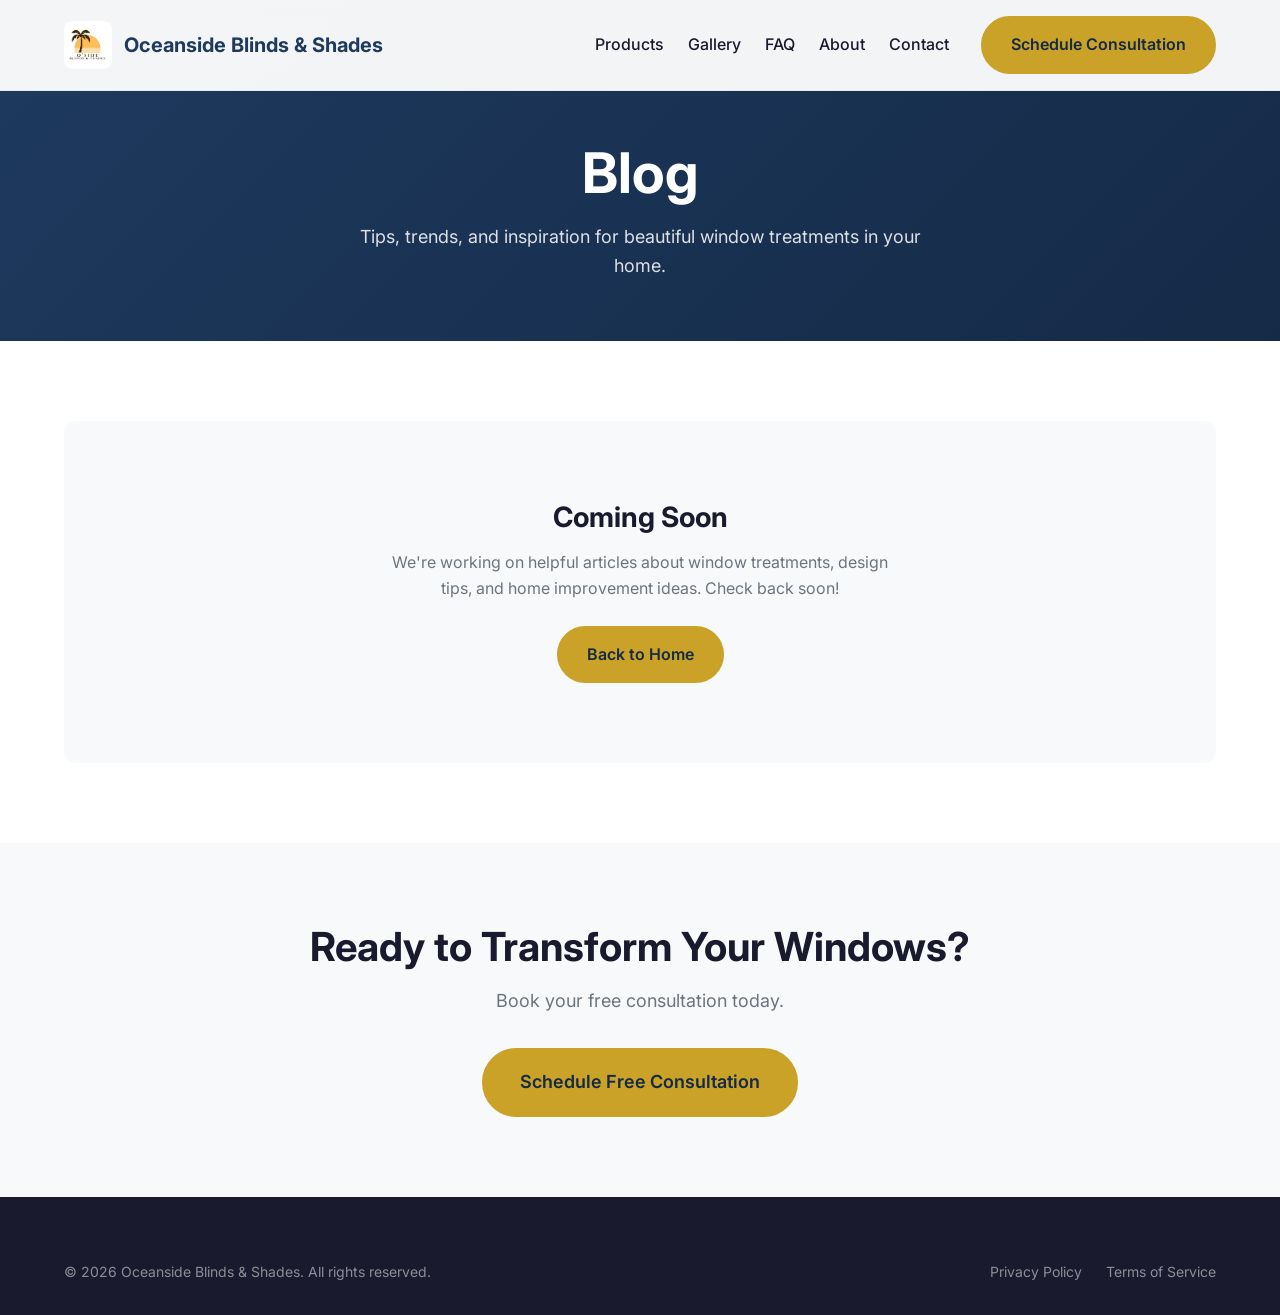
<file: blog/index.html>
<!DOCTYPE html>
<html lang="en">
<head>
  <meta charset="UTF-8">
  <meta name="viewport" content="width=device-width, initial-scale=1.0">
  <title>Blog | Oceanside Blinds & Shades</title>
  <meta name="description" content="Tips, trends, and inspiration for window treatments. Expert advice from your local Hunter Douglas dealer in North County San Diego.">

  <link rel="icon" type="image/jpeg" href="../logo.JPEG">
  <link rel="preconnect" href="https://fonts.googleapis.com">
  <link rel="preconnect" href="https://fonts.gstatic.com" crossorigin>
  <link href="https://fonts.googleapis.com/css2?family=Inter:wght@400;500;600;700&display=swap" rel="stylesheet">
  <link rel="stylesheet" href="../styles.css">

  <style>
    .blog-hero {
      padding: 140px 0 60px;
      background: linear-gradient(135deg, var(--primary) 0%, var(--primary-dark) 100%);
      text-align: center;
    }
    .blog-hero h1 { color: var(--text-light); margin-bottom: 16px; }
    .blog-hero p { color: rgba(255,255,255,0.85); font-size: 1.125rem; max-width: 600px; margin: 0 auto; }

    .blog-content { padding: 80px 0; }
    .blog-grid { display: grid; grid-template-columns: repeat(3, 1fr); gap: 32px; }

    .blog-card {
      background: var(--bg);
      border-radius: var(--radius);
      overflow: hidden;
      box-shadow: var(--shadow-sm);
      border: 1px solid var(--border);
      transition: var(--transition);
    }
    .blog-card:hover {
      box-shadow: var(--shadow-md);
      transform: translateY(-4px);
    }
    .blog-card img {
      width: 100%;
      aspect-ratio: 16/9;
      object-fit: cover;
    }
    .blog-card-content {
      padding: 24px;
    }
    .blog-card-meta {
      font-size: 0.875rem;
      color: var(--muted);
      margin-bottom: 12px;
    }
    .blog-card h3 {
      margin-bottom: 12px;
      font-size: 1.25rem;
    }
    .blog-card h3 a {
      color: var(--text);
      transition: var(--transition);
    }
    .blog-card h3 a:hover {
      color: var(--accent);
    }
    .blog-card p {
      color: var(--muted);
      font-size: 0.9375rem;
      line-height: 1.6;
    }

    .coming-soon {
      text-align: center;
      padding: 80px 24px;
      background: var(--bg-alt);
      border-radius: var(--radius);
    }
    .coming-soon h3 { margin-bottom: 16px; }
    .coming-soon p { color: var(--muted); max-width: 500px; margin: 0 auto 24px; }

    @media (max-width: 992px) {
      .blog-grid { grid-template-columns: repeat(2, 1fr); }
    }
    @media (max-width: 640px) {
      .blog-grid { grid-template-columns: 1fr; }
    }
  </style>
</head>
<body>
  <header class="header" id="header">
    <div class="container">
      <div class="header-inner">
        <a href="../" class="logo">
          <img src="../logo.JPEG" alt="Oceanside Blinds & Shades">
          <span class="logo-text">Oceanside Blinds & Shades</span>
        </a>
        <nav class="nav-main">
          <ul class="nav-links">
            <li><a href="../index.html#products">Products</a></li>
            <li><a href="../index.html#gallery">Gallery</a></li>
            <li><a href="../index.html#faq">FAQ</a></li>
            <li><a href="../index.html#about">About</a></li>
            <li><a href="../index.html#contact">Contact</a></li>
          </ul>
          <div class="nav-cta">
            <a href="#" class="btn btn-primary" id="headerCta">Schedule Consultation</a>
          </div>
        </nav>
      </div>
    </div>
  </header>

  <section class="blog-hero">
    <div class="container">
      <h1>Blog</h1>
      <p>Tips, trends, and inspiration for beautiful window treatments in your home.</p>
    </div>
  </section>

  <section class="blog-content">
    <div class="container">
      <!-- Placeholder for future blog posts -->
      <div class="coming-soon">
        <h3>Coming Soon</h3>
        <p>We're working on helpful articles about window treatments, design tips, and home improvement ideas. Check back soon!</p>
        <a href="../" class="btn btn-primary">Back to Home</a>
      </div>

      <!-- Example of how blog posts would be displayed:
      <div class="blog-grid">
        <article class="blog-card">
          <img src="../2023_DRS_PV_Eastbourne_Living_Room.png" alt="Blog post image">
          <div class="blog-card-content">
            <p class="blog-card-meta">January 10, 2025</p>
            <h3><a href="post-template.html">5 Tips for Choosing the Perfect Window Treatments</a></h3>
            <p>Finding the right window treatments can feel overwhelming. Here are our top tips for making the perfect choice...</p>
          </div>
        </article>
      </div>
      -->
    </div>
  </section>

  <section class="final-cta">
    <div class="container">
      <div class="final-cta-inner">
        <h2>Ready to Transform Your Windows?</h2>
        <p>Book your free consultation today.</p>
        <div class="cta-group" style="justify-content: center;">
          <a href="#" class="btn btn-primary btn-lg" id="finalCta">Schedule Free Consultation</a>
        </div>
      </div>
    </div>
  </section>

  <footer class="footer">
    <div class="container">
      <div class="footer-bottom" style="border-top: none; padding-top: 0;">
        <p>&copy; <span id="currentYear">2025</span> Oceanside Blinds & Shades. All rights reserved.</p>
        <div class="footer-legal">
          <a href="../privacy.html">Privacy Policy</a>
          <a href="../terms.html">Terms of Service</a>
        </div>
      </div>
    </div>
  </footer>

  <script>
    document.getElementById('currentYear').textContent = new Date().getFullYear();
    ['headerCta', 'finalCta'].forEach(id => {
      const el = document.getElementById(id);
      if (el) el.href = '../index.html#contact';
    });
  </script>
</body>
</html>
</file>
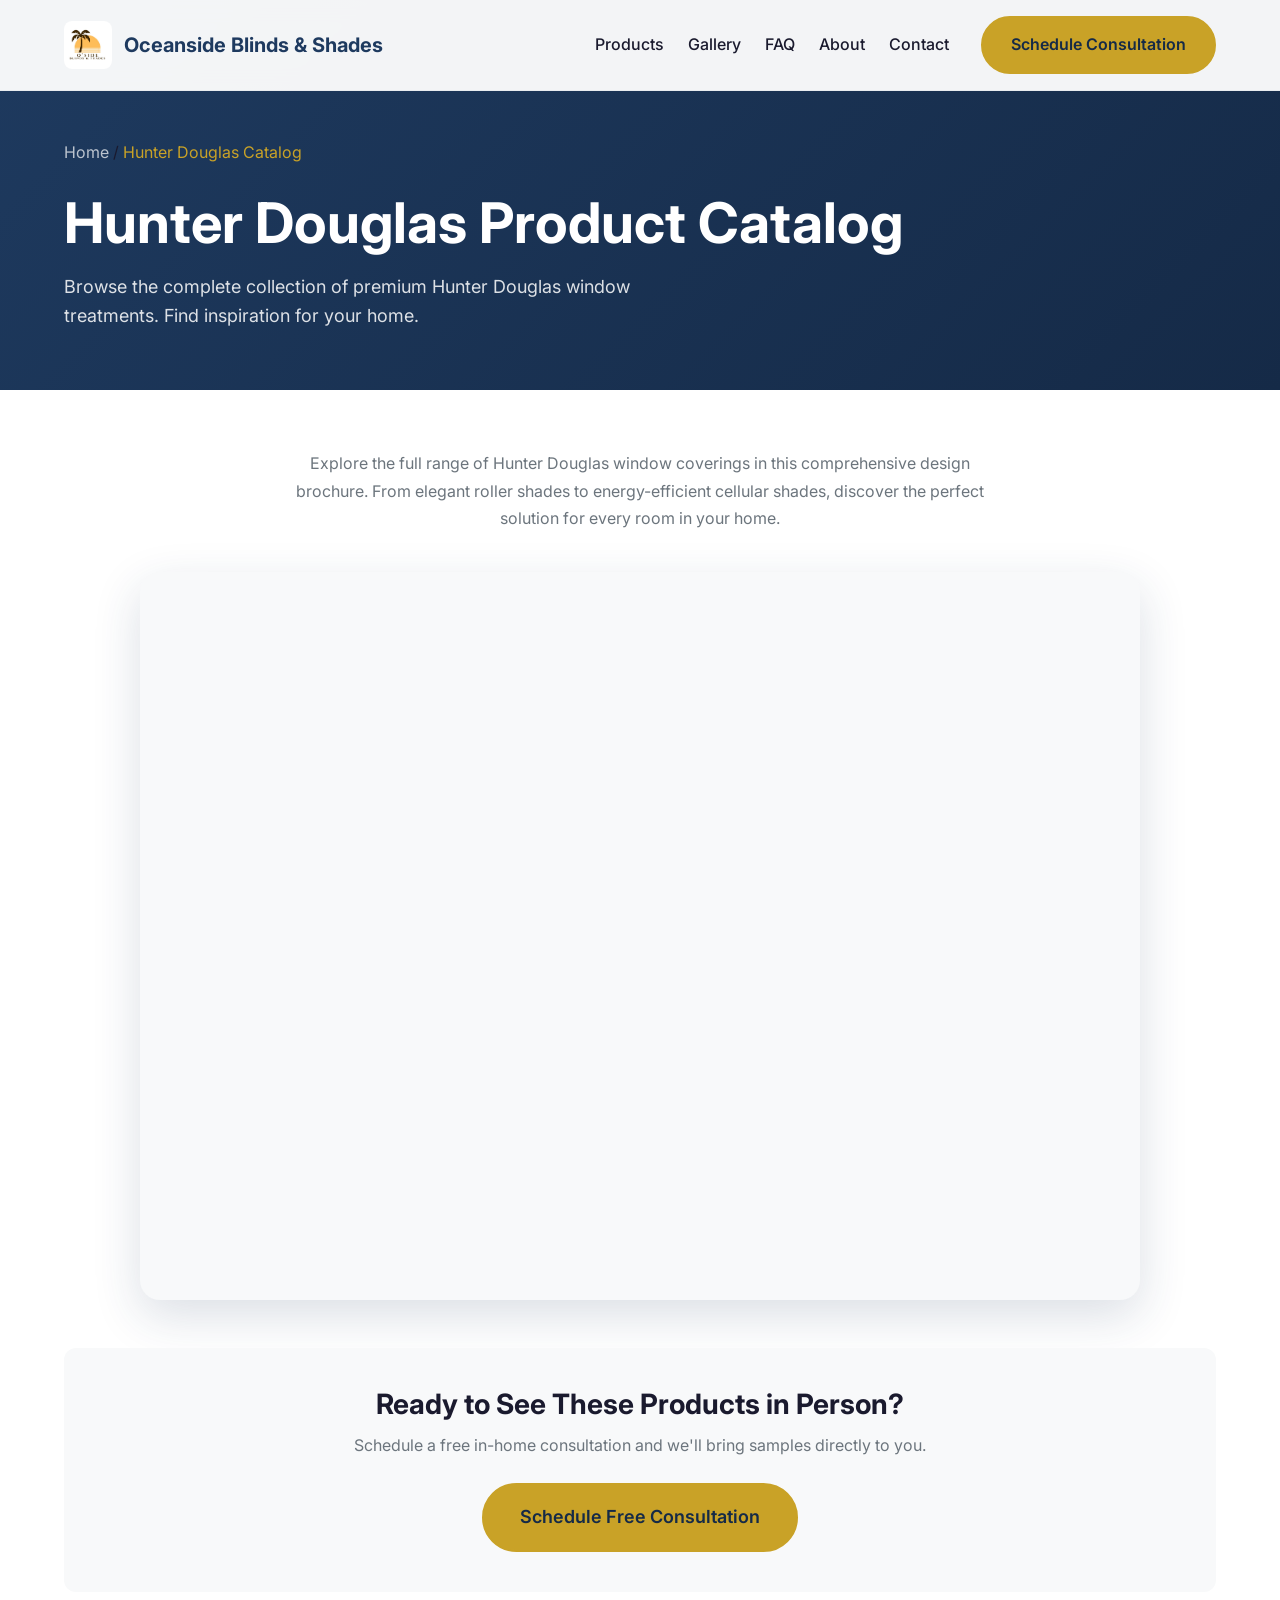
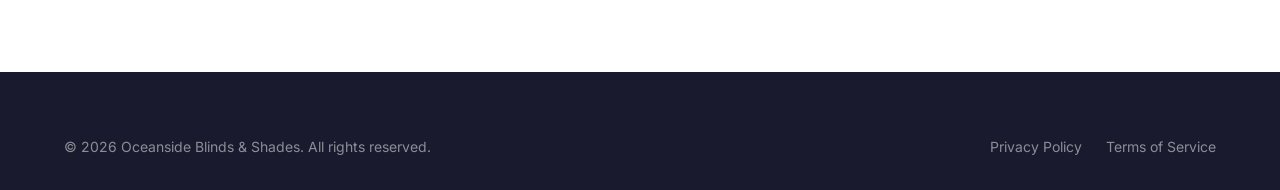
<file: catalog.html>
<!DOCTYPE html>
<html lang="en">
<head>
  <meta charset="UTF-8">
  <meta name="viewport" content="width=device-width, initial-scale=1.0">
  <title>Hunter Douglas Catalog | Oceanside Blinds & Shades</title>
  <meta name="description" content="Browse the official Hunter Douglas product catalog. Explore premium window treatments including shades, blinds, and shutters.">

  <link rel="icon" type="image/jpeg" href="logo.JPEG">
  <link rel="preconnect" href="https://fonts.googleapis.com">
  <link rel="preconnect" href="https://fonts.gstatic.com" crossorigin>
  <link href="https://fonts.googleapis.com/css2?family=Inter:wght@400;500;600;700&display=swap" rel="stylesheet">
  <link rel="stylesheet" href="styles.css">

  <style>
    .catalog-hero {
      padding: 140px 0 60px;
      background: linear-gradient(135deg, var(--primary) 0%, var(--primary-dark) 100%);
    }
    .catalog-hero h1 { color: var(--text-light); margin-bottom: 16px; }
    .catalog-hero p { color: rgba(255,255,255,0.85); font-size: 1.125rem; max-width: 600px; }
    .catalog-hero .breadcrumb { margin-bottom: 24px; }
    .catalog-hero .breadcrumb a { color: rgba(255,255,255,0.7); }
    .catalog-hero .breadcrumb span { color: var(--accent); }

    .catalog-section {
      padding: 60px 0 80px;
    }

    .catalog-intro {
      text-align: center;
      max-width: 700px;
      margin: 0 auto 40px;
    }
    .catalog-intro p {
      color: var(--muted);
      line-height: 1.7;
    }

    .pdf-container {
      width: 100%;
      max-width: 1000px;
      margin: 0 auto;
      background: var(--bg-alt);
      border-radius: var(--radius-lg);
      overflow: hidden;
      box-shadow: var(--shadow-lg);
    }

    .pdf-embed {
      width: 100%;
      height: 80vh;
      min-height: 600px;
      border: none;
    }

    .pdf-fallback {
      padding: 60px 40px;
      text-align: center;
      display: none;
    }
    .pdf-fallback h3 { margin-bottom: 16px; }
    .pdf-fallback p { color: var(--muted); margin-bottom: 24px; }

    .catalog-cta {
      text-align: center;
      margin-top: 48px;
      padding: 40px;
      background: var(--bg-alt);
      border-radius: var(--radius);
    }
    .catalog-cta h3 { margin-bottom: 12px; }
    .catalog-cta p { color: var(--muted); margin-bottom: 24px; }

    @media (max-width: 768px) {
      .pdf-embed {
        height: 60vh;
        min-height: 400px;
      }
    }
  </style>
</head>
<body>
  <header class="header" id="header">
    <div class="container">
      <div class="header-inner">
        <a href="/" class="logo">
          <img src="logo.JPEG" alt="Oceanside Blinds & Shades">
          <span class="logo-text">Oceanside Blinds & Shades</span>
        </a>
        <nav class="nav-main">
          <ul class="nav-links">
            <li><a href="index.html#products">Products</a></li>
            <li><a href="index.html#gallery">Gallery</a></li>
            <li><a href="index.html#faq">FAQ</a></li>
            <li><a href="index.html#about">About</a></li>
            <li><a href="index.html#contact">Contact</a></li>
          </ul>
          <div class="nav-cta">
            <a href="#" class="btn btn-primary" id="headerCta">Schedule Consultation</a>
          </div>
        </nav>
      </div>
    </div>
  </header>

  <section class="catalog-hero">
    <div class="container">
      <div class="breadcrumb">
        <a href="/">Home</a> / <span>Hunter Douglas Catalog</span>
      </div>
      <h1>Hunter Douglas Product Catalog</h1>
      <p>Browse the complete collection of premium Hunter Douglas window treatments. Find inspiration for your home.</p>
    </div>
  </section>

  <section class="catalog-section">
    <div class="container">
      <div class="catalog-intro">
        <p>Explore the full range of Hunter Douglas window coverings in this comprehensive design brochure. From elegant roller shades to energy-efficient cellular shades, discover the perfect solution for every room in your home.</p>
      </div>

      <div class="pdf-container">
        <iframe
          class="pdf-embed"
          src="hunter-douglas-design-brochure-US.pdf#toolbar=1&navpanes=1&scrollbar=1"
          title="Hunter Douglas Product Catalog"
          loading="lazy">
        </iframe>

        <div class="pdf-fallback" id="pdfFallback">
          <h3>View the Catalog</h3>
          <p>Your browser may not support embedded PDFs. Click below to download or view the catalog directly.</p>
          <a href="hunter-douglas-design-brochure-US.pdf" target="_blank" class="btn btn-primary">
            <svg width="18" height="18" viewBox="0 0 24 24" fill="currentColor"><path d="M19 9h-4V3H9v6H5l7 7 7-7zM5 18v2h14v-2H5z"/></svg>
            Download Catalog (PDF)
          </a>
        </div>
      </div>

      <div class="catalog-cta">
        <h3>Ready to See These Products in Person?</h3>
        <p>Schedule a free in-home consultation and we'll bring samples directly to you.</p>
        <a href="#" class="btn btn-primary btn-lg" id="catalogCta">Schedule Free Consultation</a>
      </div>
    </div>
  </section>

  <footer class="footer">
    <div class="container">
      <div class="footer-bottom" style="border-top: none; padding-top: 0;">
        <p>&copy; <span id="currentYear">2025</span> Oceanside Blinds & Shades. All rights reserved.</p>
        <div class="footer-legal">
          <a href="privacy.html">Privacy Policy</a>
          <a href="terms.html">Terms of Service</a>
        </div>
      </div>
    </div>
  </footer>

  <script>
    document.getElementById('currentYear').textContent = new Date().getFullYear();

    // Check if PDF is supported, show fallback if not
    function checkPdfSupport() {
      const iframe = document.querySelector('.pdf-embed');
      const fallback = document.getElementById('pdfFallback');

      // On mobile or if PDF doesn't load well, show download option
      if (/Android|iPhone|iPad|iPod/i.test(navigator.userAgent)) {
        iframe.style.display = 'none';
        fallback.style.display = 'block';
      }
    }

    checkPdfSupport();

    ['headerCta', 'catalogCta'].forEach(id => {
      const el = document.getElementById(id);
      if (el) el.href = 'index.html#contact';
    });
  </script>
</body>
</html>
</file>
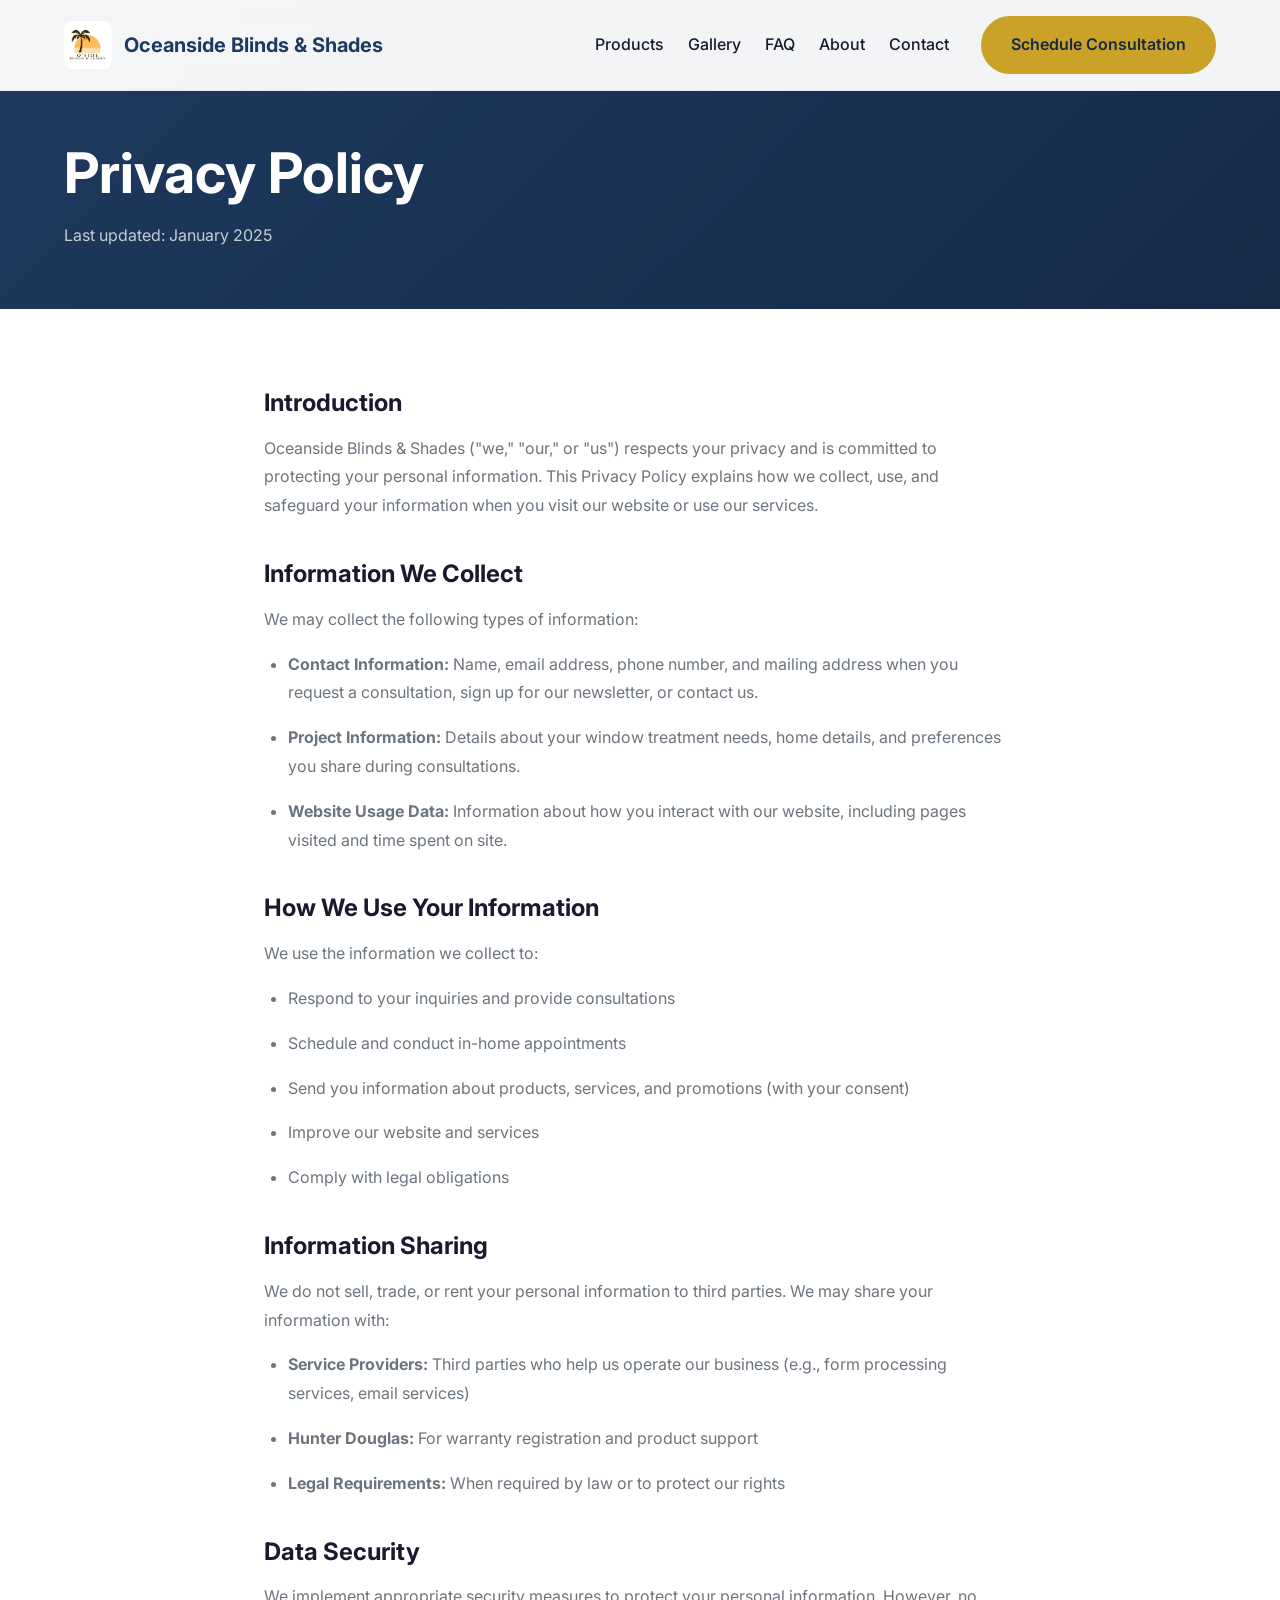
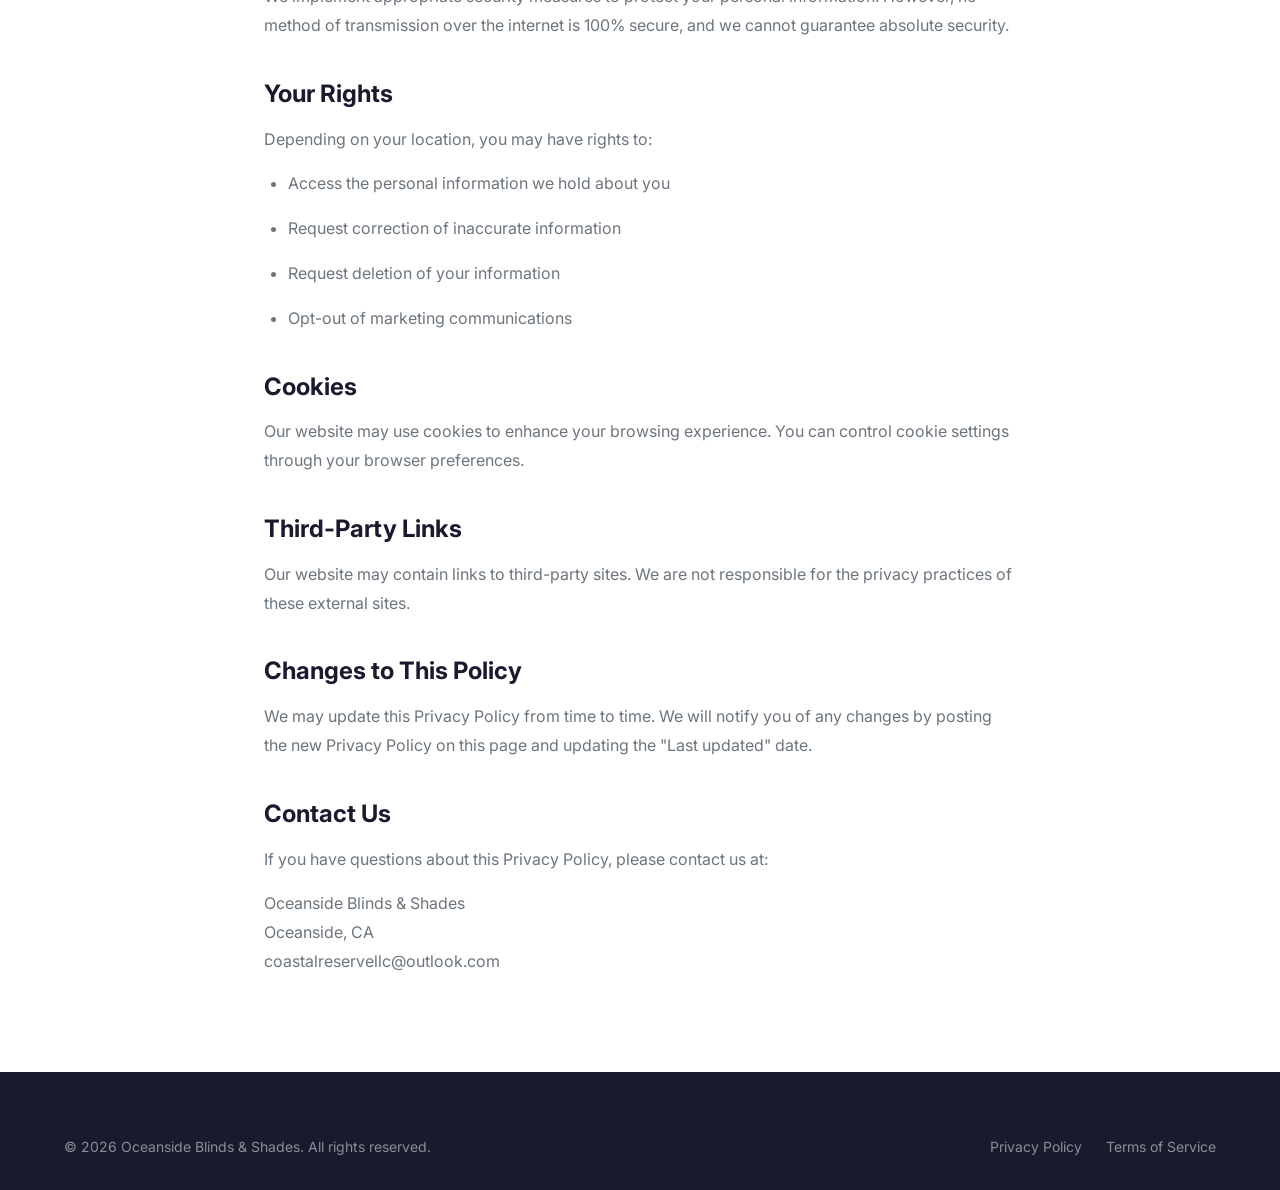
<file: privacy.html>
<!DOCTYPE html>
<html lang="en">
<head>
  <meta charset="UTF-8">
  <meta name="viewport" content="width=device-width, initial-scale=1.0">
  <title>Privacy Policy | Oceanside Blinds & Shades</title>
  <meta name="description" content="Privacy Policy for Oceanside Blinds & Shades">

  <link rel="icon" type="image/jpeg" href="logo.JPEG">
  <link rel="preconnect" href="https://fonts.googleapis.com">
  <link rel="preconnect" href="https://fonts.gstatic.com" crossorigin>
  <link href="https://fonts.googleapis.com/css2?family=Inter:wght@400;500;600;700&display=swap" rel="stylesheet">
  <link rel="stylesheet" href="styles.css">

  <style>
    .legal-hero {
      padding: 140px 0 60px;
      background: linear-gradient(135deg, var(--primary) 0%, var(--primary-dark) 100%);
    }
    .legal-hero h1 { color: var(--text-light); margin-bottom: 16px; }
    .legal-hero p { color: rgba(255,255,255,0.75); }

    .legal-content {
      padding: 80px 0;
      max-width: 800px;
      margin: 0 auto;
    }
    .legal-content h2 {
      margin-top: 40px;
      margin-bottom: 16px;
      font-size: 1.5rem;
    }
    .legal-content h2:first-of-type { margin-top: 0; }
    .legal-content p, .legal-content li {
      color: var(--muted);
      line-height: 1.8;
      margin-bottom: 16px;
    }
    .legal-content ul {
      margin-left: 24px;
      list-style: disc;
    }
  </style>
</head>
<body>
  <header class="header" id="header">
    <div class="container">
      <div class="header-inner">
        <a href="/" class="logo">
          <img src="logo.JPEG" alt="Oceanside Blinds & Shades">
          <span class="logo-text">Oceanside Blinds & Shades</span>
        </a>
        <nav class="nav-main">
          <ul class="nav-links">
            <li><a href="index.html#products">Products</a></li>
            <li><a href="index.html#gallery">Gallery</a></li>
            <li><a href="index.html#faq">FAQ</a></li>
            <li><a href="index.html#about">About</a></li>
            <li><a href="index.html#contact">Contact</a></li>
          </ul>
          <div class="nav-cta">
            <a href="#" class="btn btn-primary" id="headerCta">Schedule Consultation</a>
          </div>
        </nav>
      </div>
    </div>
  </header>

  <section class="legal-hero">
    <div class="container">
      <h1>Privacy Policy</h1>
      <p>Last updated: January 2025</p>
    </div>
  </section>

  <section class="legal-content">
    <div class="container">
      <h2>Introduction</h2>
      <p>Oceanside Blinds & Shades ("we," "our," or "us") respects your privacy and is committed to protecting your personal information. This Privacy Policy explains how we collect, use, and safeguard your information when you visit our website or use our services.</p>

      <h2>Information We Collect</h2>
      <p>We may collect the following types of information:</p>
      <ul>
        <li><strong>Contact Information:</strong> Name, email address, phone number, and mailing address when you request a consultation, sign up for our newsletter, or contact us.</li>
        <li><strong>Project Information:</strong> Details about your window treatment needs, home details, and preferences you share during consultations.</li>
        <li><strong>Website Usage Data:</strong> Information about how you interact with our website, including pages visited and time spent on site.</li>
      </ul>

      <h2>How We Use Your Information</h2>
      <p>We use the information we collect to:</p>
      <ul>
        <li>Respond to your inquiries and provide consultations</li>
        <li>Schedule and conduct in-home appointments</li>
        <li>Send you information about products, services, and promotions (with your consent)</li>
        <li>Improve our website and services</li>
        <li>Comply with legal obligations</li>
      </ul>

      <h2>Information Sharing</h2>
      <p>We do not sell, trade, or rent your personal information to third parties. We may share your information with:</p>
      <ul>
        <li><strong>Service Providers:</strong> Third parties who help us operate our business (e.g., form processing services, email services)</li>
        <li><strong>Hunter Douglas:</strong> For warranty registration and product support</li>
        <li><strong>Legal Requirements:</strong> When required by law or to protect our rights</li>
      </ul>

      <h2>Data Security</h2>
      <p>We implement appropriate security measures to protect your personal information. However, no method of transmission over the internet is 100% secure, and we cannot guarantee absolute security.</p>

      <h2>Your Rights</h2>
      <p>Depending on your location, you may have rights to:</p>
      <ul>
        <li>Access the personal information we hold about you</li>
        <li>Request correction of inaccurate information</li>
        <li>Request deletion of your information</li>
        <li>Opt-out of marketing communications</li>
      </ul>

      <h2>Cookies</h2>
      <p>Our website may use cookies to enhance your browsing experience. You can control cookie settings through your browser preferences.</p>

      <h2>Third-Party Links</h2>
      <p>Our website may contain links to third-party sites. We are not responsible for the privacy practices of these external sites.</p>

      <h2>Changes to This Policy</h2>
      <p>We may update this Privacy Policy from time to time. We will notify you of any changes by posting the new Privacy Policy on this page and updating the "Last updated" date.</p>

      <h2>Contact Us</h2>
      <p>If you have questions about this Privacy Policy, please contact us at:</p>
      <p>
        Oceanside Blinds & Shades<br>
        Oceanside, CA<br>
        <a href="#" id="contactEmail">Contact Us</a>
      </p>
    </div>
  </section>

  <footer class="footer">
    <div class="container">
      <div class="footer-bottom" style="border-top: none; padding-top: 0;">
        <p>&copy; <span id="currentYear">2025</span> Oceanside Blinds & Shades. All rights reserved.</p>
        <div class="footer-legal">
          <a href="privacy.html">Privacy Policy</a>
          <a href="terms.html">Terms of Service</a>
        </div>
      </div>
    </div>
  </footer>

  <script>
    document.getElementById('currentYear').textContent = new Date().getFullYear();
    document.getElementById('headerCta').href = 'index.html#contact';
    fetch('config.json')
      .then(r => r.json())
      .then(CONFIG => {
        if (CONFIG.email) {
          const emailEl = document.getElementById('contactEmail');
          emailEl.href = 'mailto:' + CONFIG.email;
          emailEl.textContent = CONFIG.email;
        }
      });
  </script>
</body>
</html>
</file>
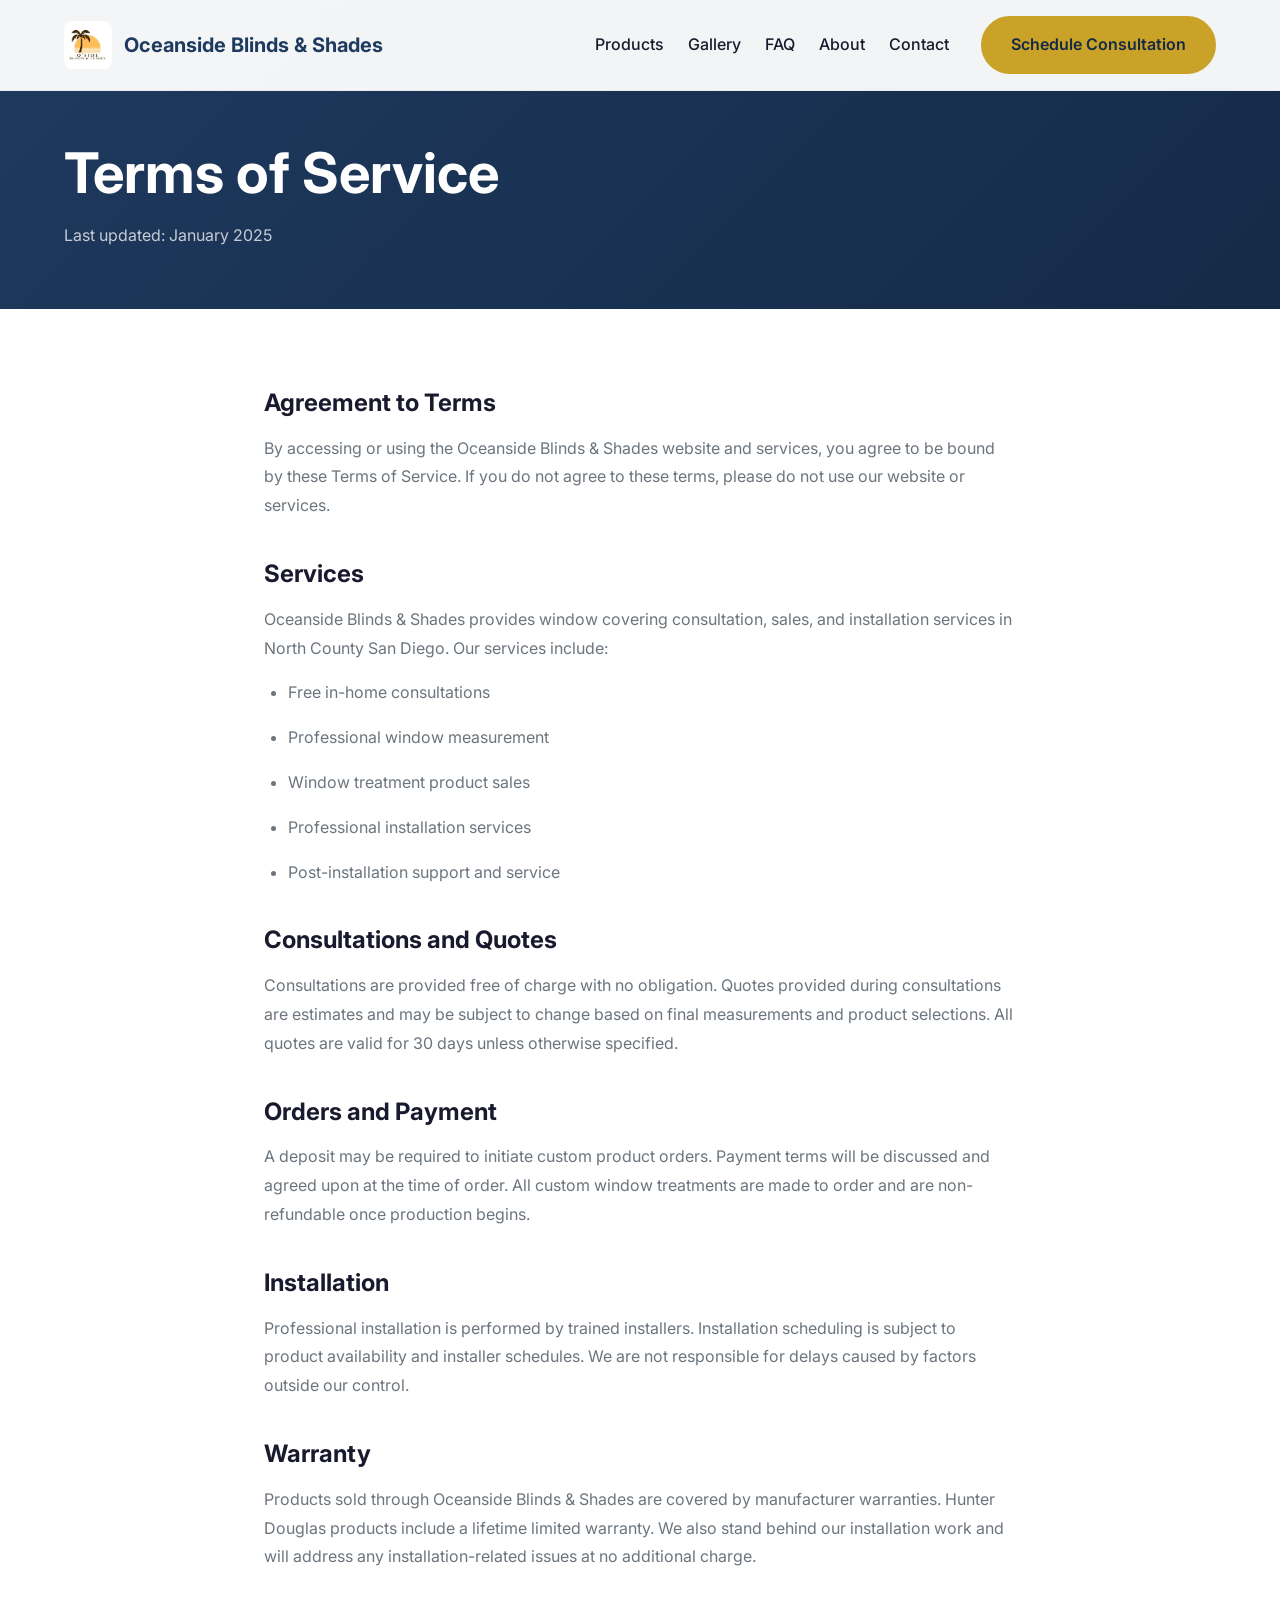
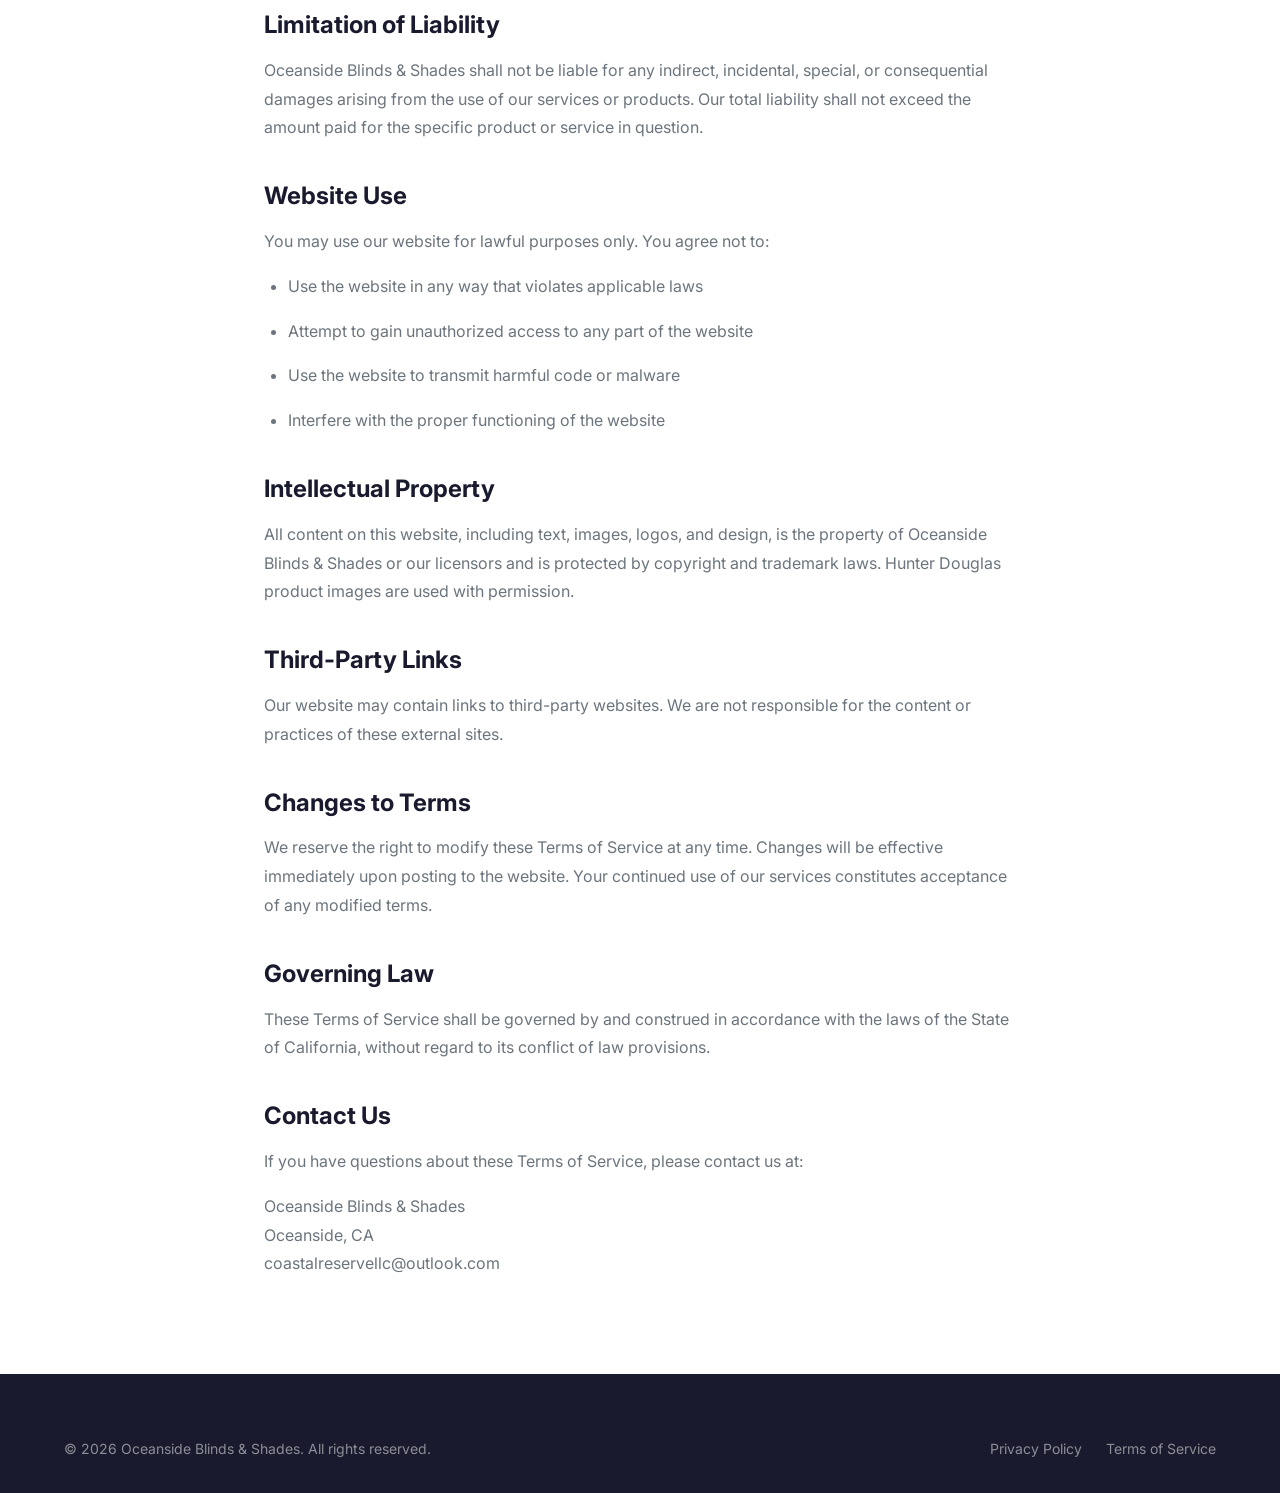
<file: terms.html>
<!DOCTYPE html>
<html lang="en">
<head>
  <meta charset="UTF-8">
  <meta name="viewport" content="width=device-width, initial-scale=1.0">
  <title>Terms of Service | Oceanside Blinds & Shades</title>
  <meta name="description" content="Terms of Service for Oceanside Blinds & Shades">

  <link rel="icon" type="image/jpeg" href="logo.JPEG">
  <link rel="preconnect" href="https://fonts.googleapis.com">
  <link rel="preconnect" href="https://fonts.gstatic.com" crossorigin>
  <link href="https://fonts.googleapis.com/css2?family=Inter:wght@400;500;600;700&display=swap" rel="stylesheet">
  <link rel="stylesheet" href="styles.css">

  <style>
    .legal-hero {
      padding: 140px 0 60px;
      background: linear-gradient(135deg, var(--primary) 0%, var(--primary-dark) 100%);
    }
    .legal-hero h1 { color: var(--text-light); margin-bottom: 16px; }
    .legal-hero p { color: rgba(255,255,255,0.75); }

    .legal-content {
      padding: 80px 0;
      max-width: 800px;
      margin: 0 auto;
    }
    .legal-content h2 {
      margin-top: 40px;
      margin-bottom: 16px;
      font-size: 1.5rem;
    }
    .legal-content h2:first-of-type { margin-top: 0; }
    .legal-content p, .legal-content li {
      color: var(--muted);
      line-height: 1.8;
      margin-bottom: 16px;
    }
    .legal-content ul {
      margin-left: 24px;
      list-style: disc;
    }
  </style>
</head>
<body>
  <header class="header" id="header">
    <div class="container">
      <div class="header-inner">
        <a href="/" class="logo">
          <img src="logo.JPEG" alt="Oceanside Blinds & Shades">
          <span class="logo-text">Oceanside Blinds & Shades</span>
        </a>
        <nav class="nav-main">
          <ul class="nav-links">
            <li><a href="index.html#products">Products</a></li>
            <li><a href="index.html#gallery">Gallery</a></li>
            <li><a href="index.html#faq">FAQ</a></li>
            <li><a href="index.html#about">About</a></li>
            <li><a href="index.html#contact">Contact</a></li>
          </ul>
          <div class="nav-cta">
            <a href="#" class="btn btn-primary" id="headerCta">Schedule Consultation</a>
          </div>
        </nav>
      </div>
    </div>
  </header>

  <section class="legal-hero">
    <div class="container">
      <h1>Terms of Service</h1>
      <p>Last updated: January 2025</p>
    </div>
  </section>

  <section class="legal-content">
    <div class="container">
      <h2>Agreement to Terms</h2>
      <p>By accessing or using the Oceanside Blinds & Shades website and services, you agree to be bound by these Terms of Service. If you do not agree to these terms, please do not use our website or services.</p>

      <h2>Services</h2>
      <p>Oceanside Blinds & Shades provides window covering consultation, sales, and installation services in North County San Diego. Our services include:</p>
      <ul>
        <li>Free in-home consultations</li>
        <li>Professional window measurement</li>
        <li>Window treatment product sales</li>
        <li>Professional installation services</li>
        <li>Post-installation support and service</li>
      </ul>

      <h2>Consultations and Quotes</h2>
      <p>Consultations are provided free of charge with no obligation. Quotes provided during consultations are estimates and may be subject to change based on final measurements and product selections. All quotes are valid for 30 days unless otherwise specified.</p>

      <h2>Orders and Payment</h2>
      <p>A deposit may be required to initiate custom product orders. Payment terms will be discussed and agreed upon at the time of order. All custom window treatments are made to order and are non-refundable once production begins.</p>

      <h2>Installation</h2>
      <p>Professional installation is performed by trained installers. Installation scheduling is subject to product availability and installer schedules. We are not responsible for delays caused by factors outside our control.</p>

      <h2>Warranty</h2>
      <p>Products sold through Oceanside Blinds & Shades are covered by manufacturer warranties. Hunter Douglas products include a lifetime limited warranty. We also stand behind our installation work and will address any installation-related issues at no additional charge.</p>

      <h2>Limitation of Liability</h2>
      <p>Oceanside Blinds & Shades shall not be liable for any indirect, incidental, special, or consequential damages arising from the use of our services or products. Our total liability shall not exceed the amount paid for the specific product or service in question.</p>

      <h2>Website Use</h2>
      <p>You may use our website for lawful purposes only. You agree not to:</p>
      <ul>
        <li>Use the website in any way that violates applicable laws</li>
        <li>Attempt to gain unauthorized access to any part of the website</li>
        <li>Use the website to transmit harmful code or malware</li>
        <li>Interfere with the proper functioning of the website</li>
      </ul>

      <h2>Intellectual Property</h2>
      <p>All content on this website, including text, images, logos, and design, is the property of Oceanside Blinds & Shades or our licensors and is protected by copyright and trademark laws. Hunter Douglas product images are used with permission.</p>

      <h2>Third-Party Links</h2>
      <p>Our website may contain links to third-party websites. We are not responsible for the content or practices of these external sites.</p>

      <h2>Changes to Terms</h2>
      <p>We reserve the right to modify these Terms of Service at any time. Changes will be effective immediately upon posting to the website. Your continued use of our services constitutes acceptance of any modified terms.</p>

      <h2>Governing Law</h2>
      <p>These Terms of Service shall be governed by and construed in accordance with the laws of the State of California, without regard to its conflict of law provisions.</p>

      <h2>Contact Us</h2>
      <p>If you have questions about these Terms of Service, please contact us at:</p>
      <p>
        Oceanside Blinds & Shades<br>
        Oceanside, CA<br>
        <a href="#" id="contactEmail">Contact Us</a>
      </p>
    </div>
  </section>

  <footer class="footer">
    <div class="container">
      <div class="footer-bottom" style="border-top: none; padding-top: 0;">
        <p>&copy; <span id="currentYear">2025</span> Oceanside Blinds & Shades. All rights reserved.</p>
        <div class="footer-legal">
          <a href="privacy.html">Privacy Policy</a>
          <a href="terms.html">Terms of Service</a>
        </div>
      </div>
    </div>
  </footer>

  <script>
    document.getElementById('currentYear').textContent = new Date().getFullYear();
    document.getElementById('headerCta').href = 'index.html#contact';
    fetch('config.json')
      .then(r => r.json())
      .then(CONFIG => {
        if (CONFIG.email) {
          const emailEl = document.getElementById('contactEmail');
          emailEl.href = 'mailto:' + CONFIG.email;
          emailEl.textContent = CONFIG.email;
        }
      });
  </script>
</body>
</html>
</file>
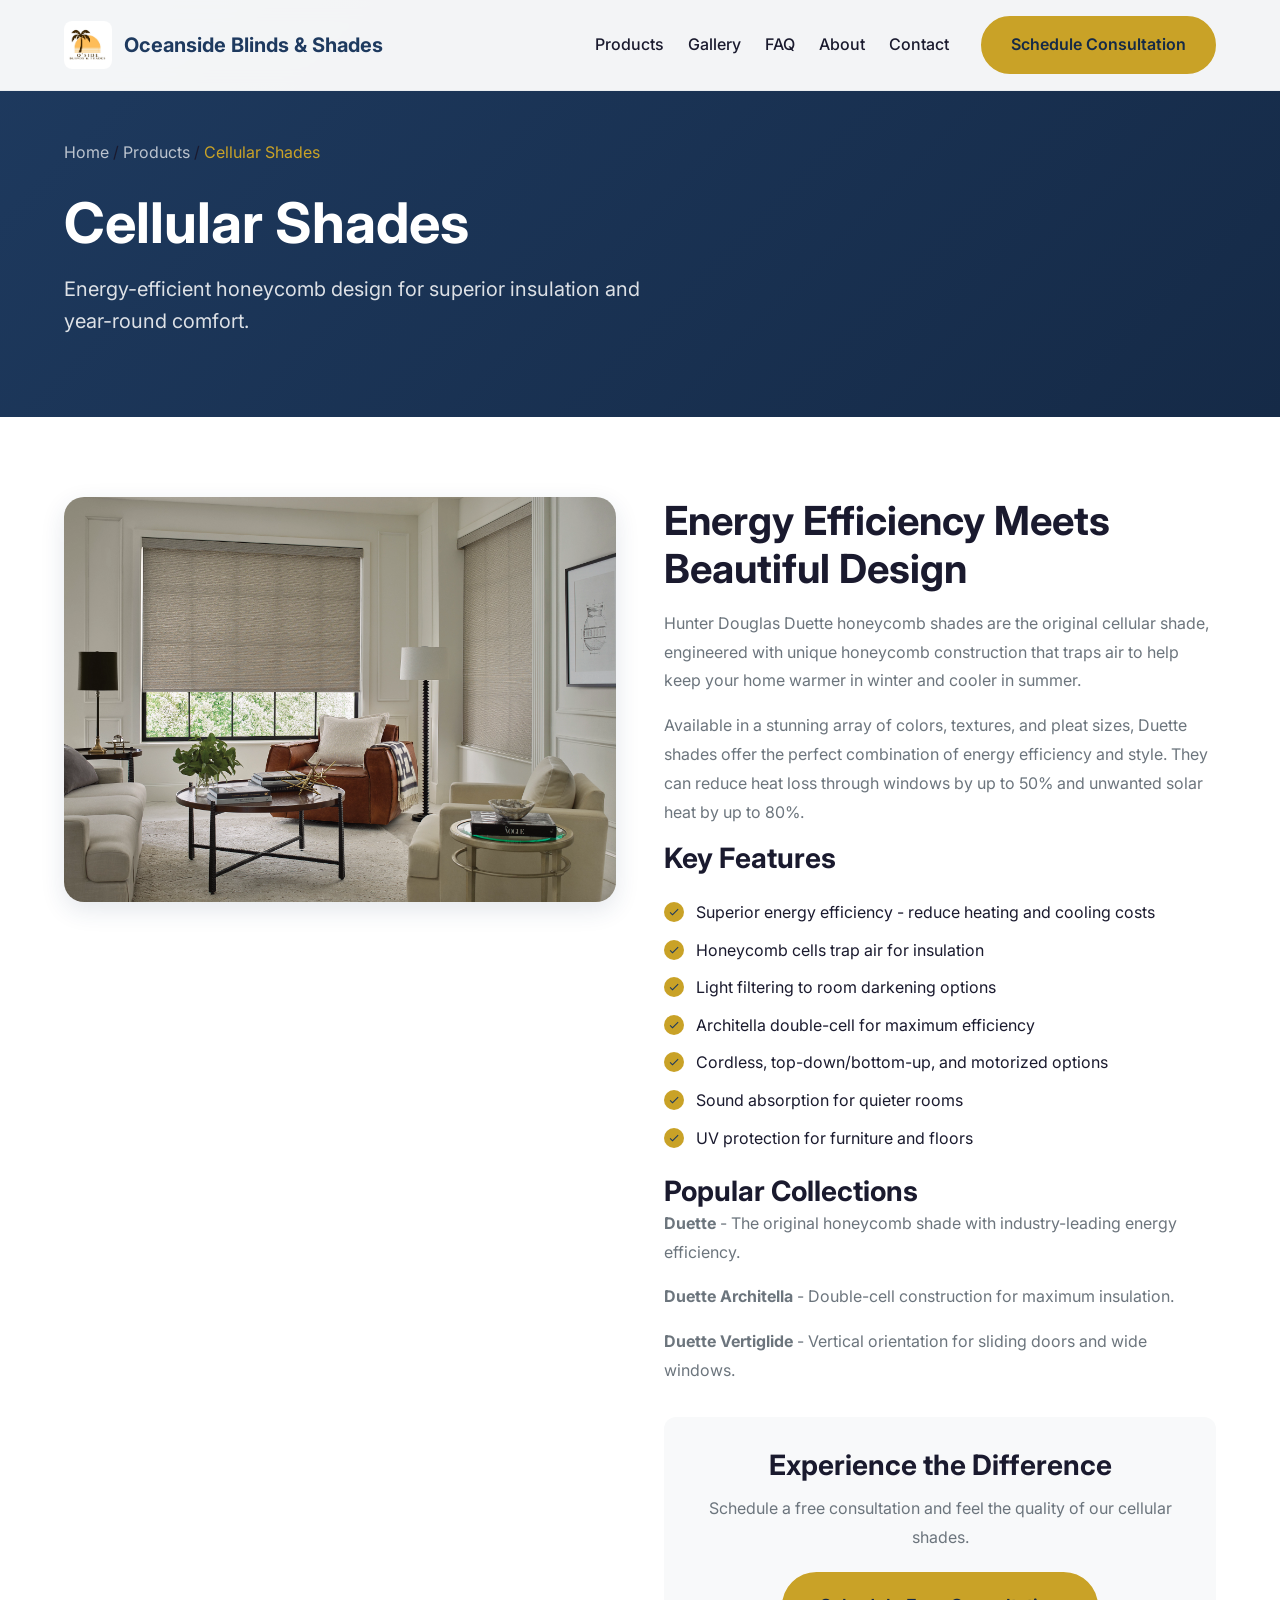
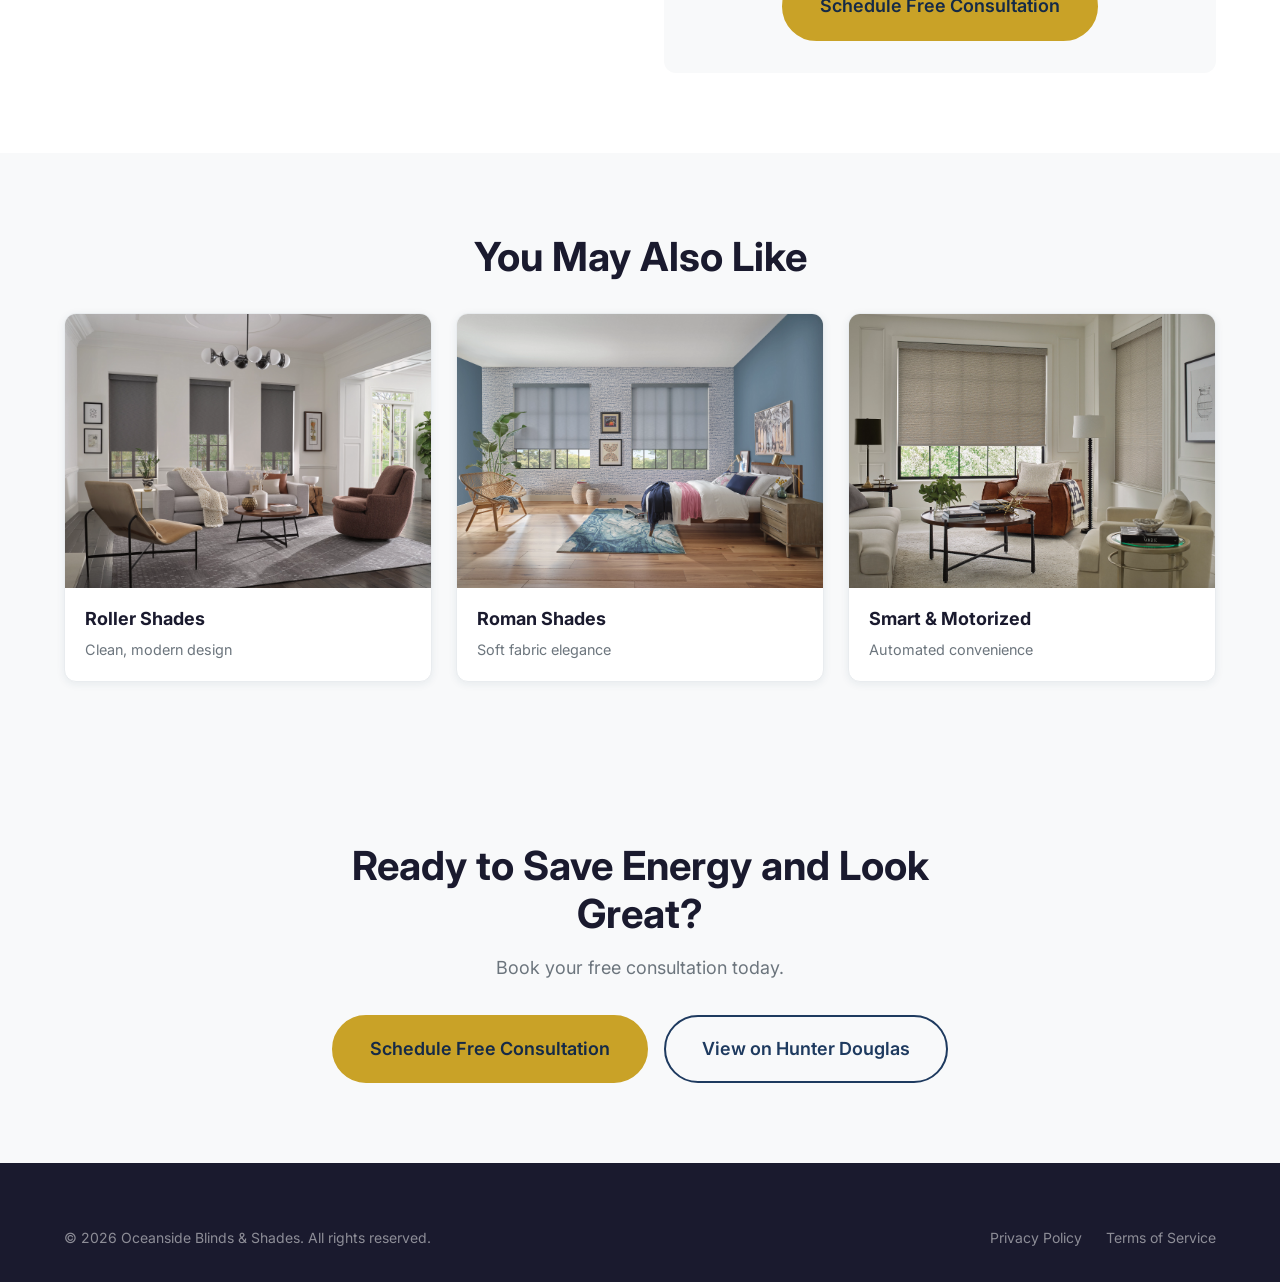
<file: products/cellular-shades.html>
<!DOCTYPE html>
<html lang="en">
<head>
  <meta charset="UTF-8">
  <meta name="viewport" content="width=device-width, initial-scale=1.0">
  <title>Cellular Shades | Oceanside Blinds & Shades</title>
  <meta name="description" content="Energy-efficient Hunter Douglas cellular honeycomb shades. Superior insulation and light control. Free consultation in North County San Diego.">

  <link rel="icon" type="image/jpeg" href="../logo.JPEG">
  <link rel="preconnect" href="https://fonts.googleapis.com">
  <link rel="preconnect" href="https://fonts.gstatic.com" crossorigin>
  <link href="https://fonts.googleapis.com/css2?family=Inter:wght@400;500;600;700&display=swap" rel="stylesheet">
  <link rel="stylesheet" href="../styles.css">

  <style>
    .product-hero { padding: 140px 0 80px; background: linear-gradient(135deg, var(--primary) 0%, var(--primary-dark) 100%); }
    .product-hero h1 { color: var(--text-light); margin-bottom: 16px; }
    .product-hero p { color: rgba(255,255,255,0.85); font-size: 1.25rem; max-width: 600px; }
    .product-hero .breadcrumb { margin-bottom: 24px; }
    .product-hero .breadcrumb a { color: rgba(255,255,255,0.7); }
    .product-hero .breadcrumb span { color: var(--accent); }
    .product-details { padding: 80px 0; }
    .product-details-grid { display: grid; grid-template-columns: 1fr 1fr; gap: 48px; align-items: start; }
    .product-gallery img { border-radius: var(--radius-lg); box-shadow: var(--shadow-md); margin-bottom: 16px; }
    .product-info h2 { margin-bottom: 16px; }
    .product-info p { color: var(--muted); line-height: 1.8; margin-bottom: 16px; }
    .features-list { margin: 24px 0; }
    .features-list li { display: flex; align-items: flex-start; gap: 12px; margin-bottom: 12px; }
    .features-list li::before { content: ''; flex-shrink: 0; width: 20px; height: 20px; background: var(--accent); border-radius: 50%; margin-top: 2px; background-image: url('data:image/svg+xml,<svg xmlns="http://www.w3.org/2000/svg" viewBox="0 0 24 24" fill="%231e3a5f"><path d="M9 16.17L4.83 12l-1.42 1.41L9 19 21 7l-1.41-1.41z"/></svg>'); background-size: 12px; background-position: center; background-repeat: no-repeat; }
    .product-cta-box { background: var(--bg-alt); border-radius: var(--radius); padding: 32px; margin-top: 32px; text-align: center; }
    .product-cta-box h3 { margin-bottom: 12px; }
    .product-cta-box p { color: var(--muted); margin-bottom: 20px; }
    .related-products { background: var(--bg-alt); padding: 80px 0; }
    .related-grid { display: grid; grid-template-columns: repeat(3, 1fr); gap: 24px; }
    @media (max-width: 768px) { .product-details-grid { grid-template-columns: 1fr; } .related-grid { grid-template-columns: 1fr; } }
  </style>
</head>
<body>
  <header class="header" id="header">
    <div class="container">
      <div class="header-inner">
        <a href="../" class="logo">
          <img src="../logo.JPEG" alt="Oceanside Blinds & Shades">
          <span class="logo-text">Oceanside Blinds & Shades</span>
        </a>
        <nav class="nav-main">
          <ul class="nav-links">
            <li><a href="../index.html#products">Products</a></li>
            <li><a href="../index.html#gallery">Gallery</a></li>
            <li><a href="../index.html#faq">FAQ</a></li>
            <li><a href="../index.html#about">About</a></li>
            <li><a href="../index.html#contact">Contact</a></li>
          </ul>
          <div class="nav-cta">
            <a href="#" class="btn btn-primary" id="headerCta">Schedule Consultation</a>
          </div>
        </nav>
      </div>
    </div>
  </header>

  <section class="product-hero">
    <div class="container">
      <div class="breadcrumb">
        <a href="../">Home</a> / <a href="../#products">Products</a> / <span>Cellular Shades</span>
      </div>
      <h1>Cellular Shades</h1>
      <p>Energy-efficient honeycomb design for superior insulation and year-round comfort.</p>
    </div>
  </section>

  <section class="product-details">
    <div class="container">
      <div class="product-details-grid">
        <div class="product-gallery">
          <img src="../2020_DRS_CC_Yorkshire_LivingRoom.png" alt="Cellular Shades in Living Room">
        </div>

        <div class="product-info">
          <h2>Energy Efficiency Meets Beautiful Design</h2>
          <p>Hunter Douglas Duette honeycomb shades are the original cellular shade, engineered with unique honeycomb construction that traps air to help keep your home warmer in winter and cooler in summer.</p>

          <p>Available in a stunning array of colors, textures, and pleat sizes, Duette shades offer the perfect combination of energy efficiency and style. They can reduce heat loss through windows by up to 50% and unwanted solar heat by up to 80%.</p>

          <h3>Key Features</h3>
          <ul class="features-list">
            <li>Superior energy efficiency - reduce heating and cooling costs</li>
            <li>Honeycomb cells trap air for insulation</li>
            <li>Light filtering to room darkening options</li>
            <li>Architella double-cell for maximum efficiency</li>
            <li>Cordless, top-down/bottom-up, and motorized options</li>
            <li>Sound absorption for quieter rooms</li>
            <li>UV protection for furniture and floors</li>
          </ul>

          <h3>Popular Collections</h3>
          <p><strong>Duette</strong> - The original honeycomb shade with industry-leading energy efficiency.</p>
          <p><strong>Duette Architella</strong> - Double-cell construction for maximum insulation.</p>
          <p><strong>Duette Vertiglide</strong> - Vertical orientation for sliding doors and wide windows.</p>

          <div class="product-cta-box">
            <h3>Experience the Difference</h3>
            <p>Schedule a free consultation and feel the quality of our cellular shades.</p>
            <a href="#" class="btn btn-primary btn-lg" id="productCta">Schedule Free Consultation</a>
          </div>
        </div>
      </div>
    </div>
  </section>

  <section class="related-products">
    <div class="container">
      <h2 class="section-title text-center mb-4">You May Also Like</h2>
      <div class="related-grid">
        <a href="roller-shades.html" class="product-card">
          <div class="product-image"><img src="../2023_DRS_PV_Eastbourne_Living_Room.png" alt="Roller Shades" loading="lazy"></div>
          <div class="product-content"><h3>Roller Shades</h3><p>Clean, modern design</p></div>
        </a>
        <a href="roman-shades.html" class="product-card">
          <div class="product-image"><img src="../2023 DRS LR Urban Loft Hues Kids Room.png" alt="Roman Shades" loading="lazy"></div>
          <div class="product-content"><h3>Roman Shades</h3><p>Soft fabric elegance</p></div>
        </a>
        <a href="smart-shades.html" class="product-card">
          <div class="product-image"><img src="../2020_DRS_CC_Yorkshire_LivingRoom.png" alt="Smart Shades" loading="lazy"></div>
          <div class="product-content"><h3>Smart & Motorized</h3><p>Automated convenience</p></div>
        </a>
      </div>
    </div>
  </section>

  <section class="final-cta">
    <div class="container">
      <div class="final-cta-inner">
        <h2>Ready to Save Energy and Look Great?</h2>
        <p>Book your free consultation today.</p>
        <div class="cta-group" style="justify-content: center;">
          <a href="#" class="btn btn-primary btn-lg" id="finalCta">Schedule Free Consultation</a>
          <a href="https://www.hunterdouglas.com/cellular-honeycomb-shades" target="_blank" rel="noopener" class="btn btn-outline btn-lg">View on Hunter Douglas</a>
        </div>
      </div>
    </div>
  </section>

  <footer class="footer">
    <div class="container">
      <div class="footer-bottom" style="border-top: none; padding-top: 0;">
        <p>&copy; <span id="currentYear">2025</span> Oceanside Blinds & Shades. All rights reserved.</p>
        <div class="footer-legal">
          <a href="../privacy.html">Privacy Policy</a>
          <a href="../terms.html">Terms of Service</a>
        </div>
      </div>
    </div>
  </footer>

  <script>
    document.getElementById('currentYear').textContent = new Date().getFullYear();
    ['headerCta', 'productCta', 'finalCta'].forEach(id => {
      const el = document.getElementById(id);
      if (el) el.href = '../index.html#contact';
    });
  </script>
</body>
</html>
</file>
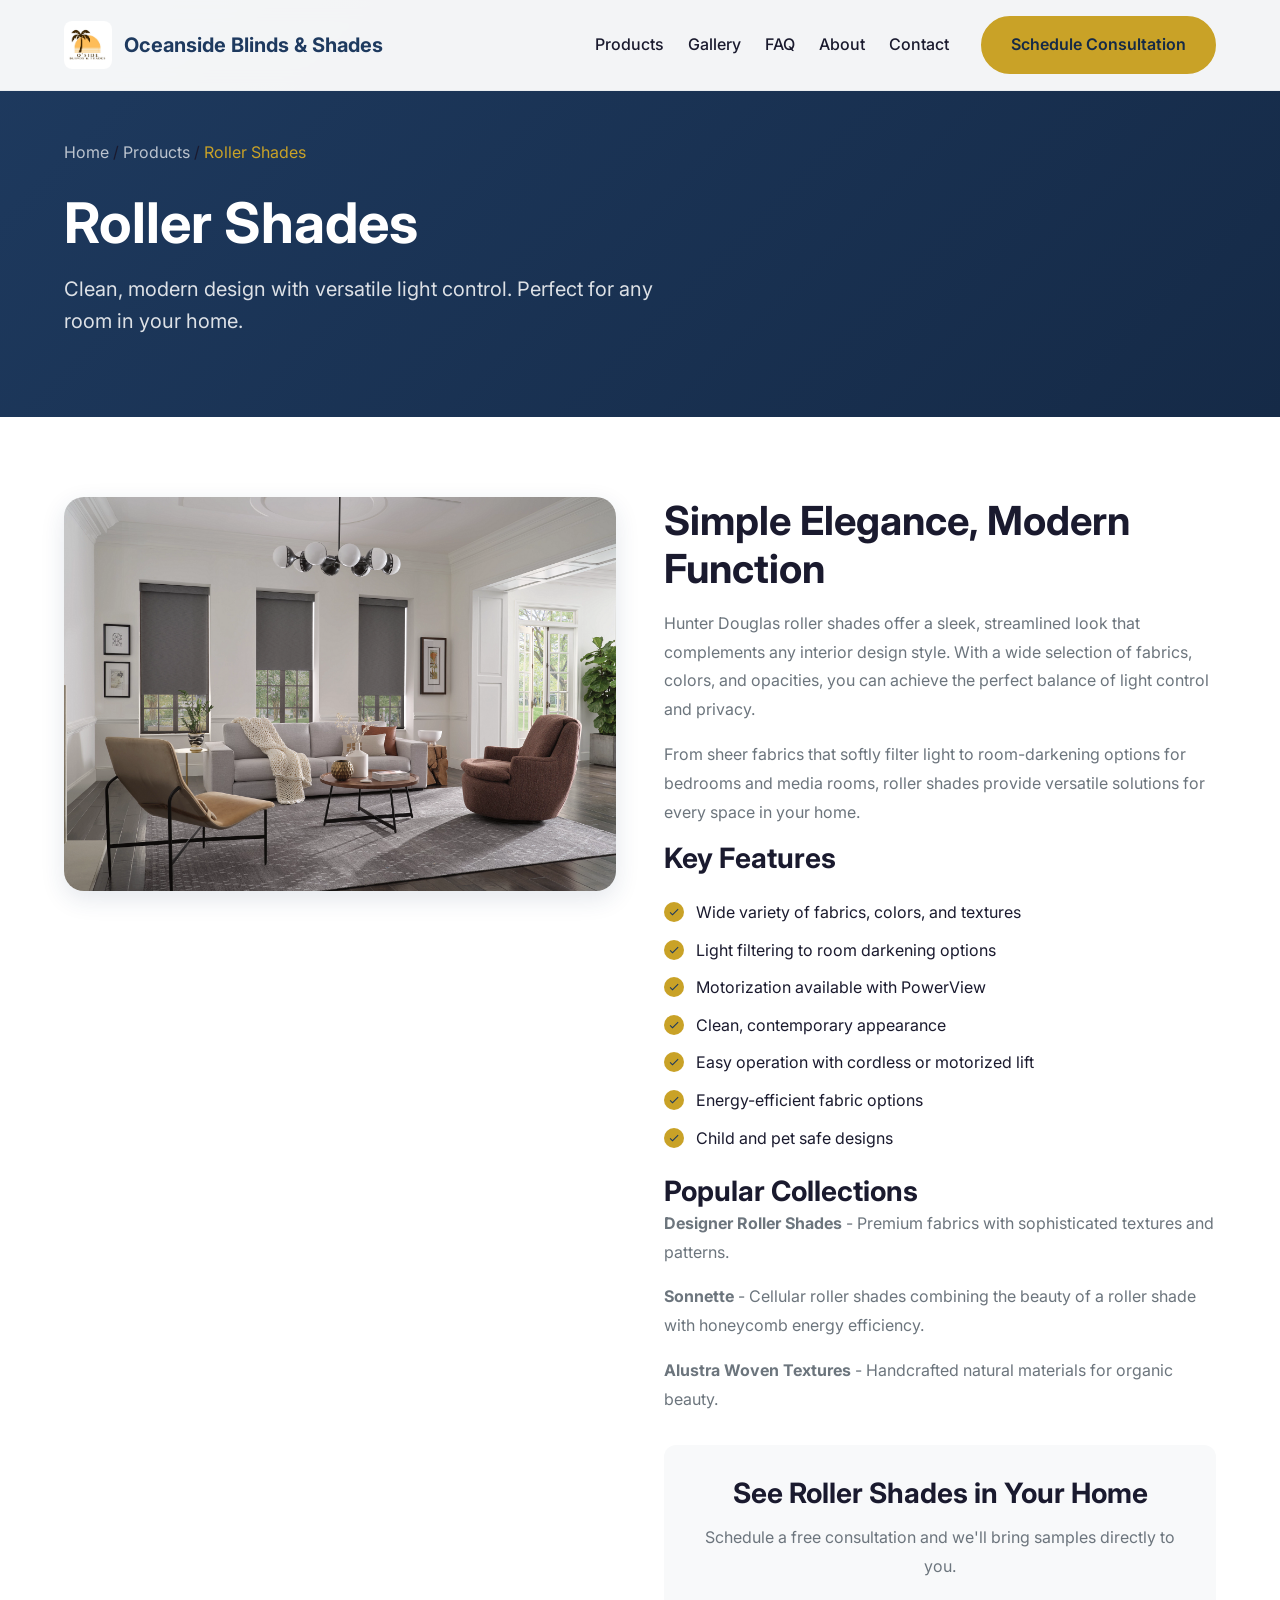
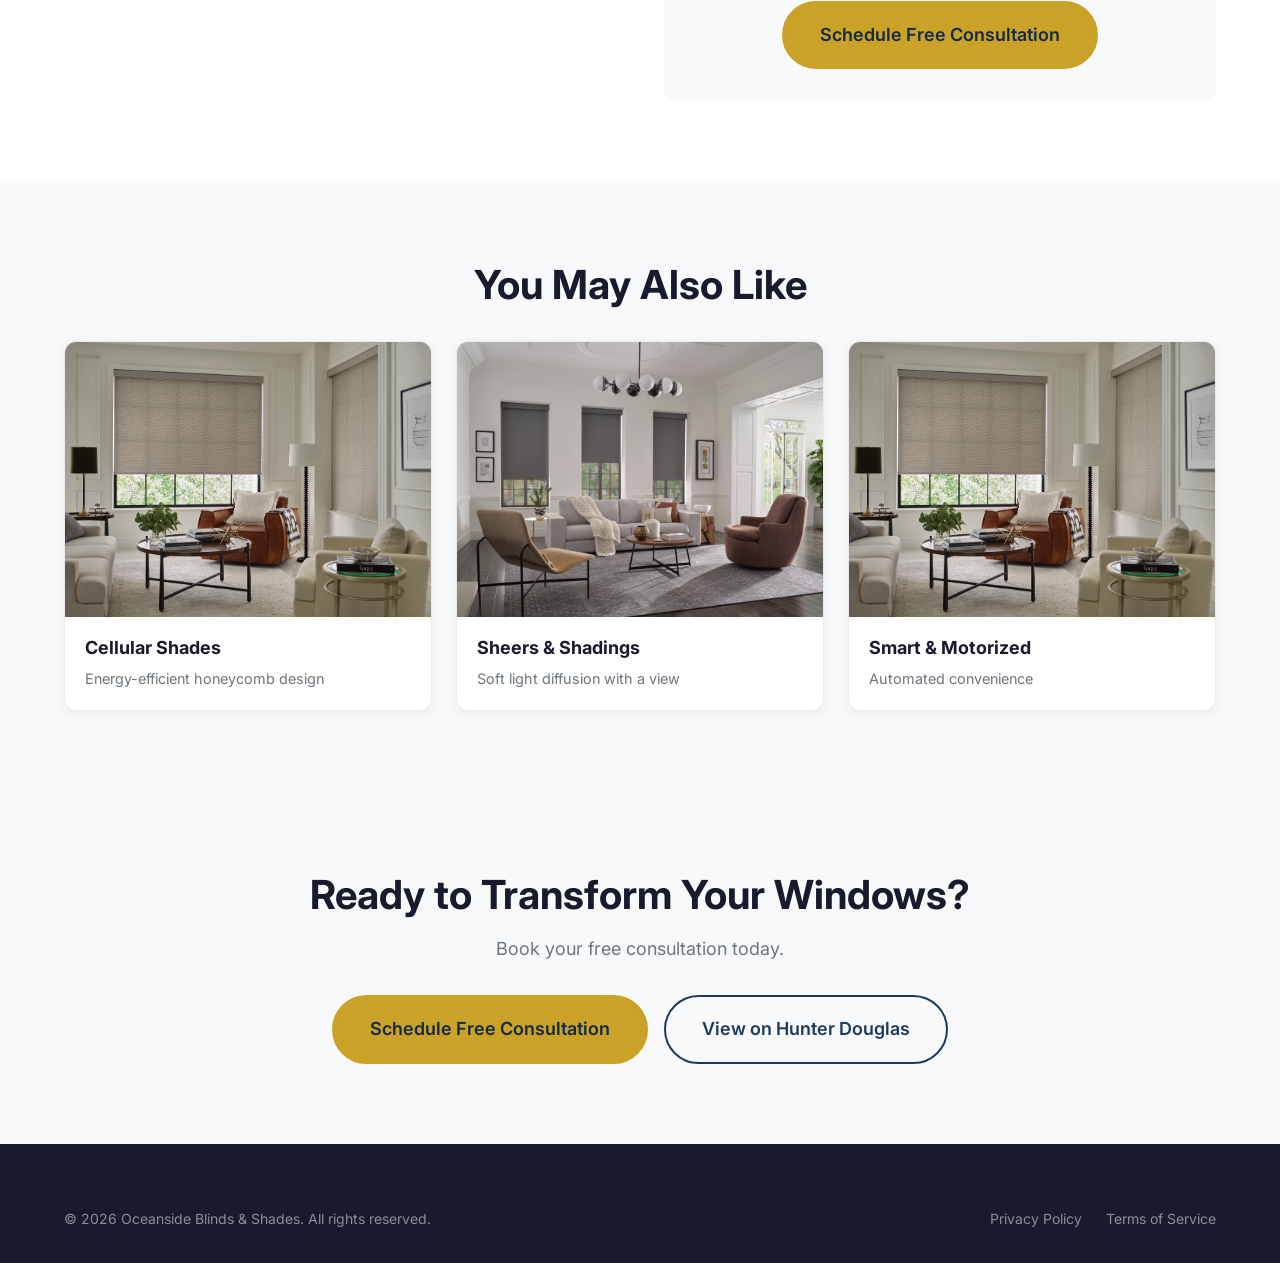
<file: products/roller-shades.html>
<!DOCTYPE html>
<html lang="en">
<head>
  <meta charset="UTF-8">
  <meta name="viewport" content="width=device-width, initial-scale=1.0">
  <title>Roller Shades | Oceanside Blinds & Shades</title>
  <meta name="description" content="Discover premium Hunter Douglas roller shades with clean, modern designs and versatile light control. Free consultation in North County San Diego.">

  <link rel="icon" type="image/jpeg" href="../logo.JPEG">
  <link rel="preconnect" href="https://fonts.googleapis.com">
  <link rel="preconnect" href="https://fonts.gstatic.com" crossorigin>
  <link href="https://fonts.googleapis.com/css2?family=Inter:wght@400;500;600;700&display=swap" rel="stylesheet">
  <link rel="stylesheet" href="../styles.css">

  <style>
    .product-hero {
      padding: 140px 0 80px;
      background: linear-gradient(135deg, var(--primary) 0%, var(--primary-dark) 100%);
    }
    .product-hero h1 { color: var(--text-light); margin-bottom: 16px; }
    .product-hero p { color: rgba(255,255,255,0.85); font-size: 1.25rem; max-width: 600px; }
    .product-hero .breadcrumb { margin-bottom: 24px; }
    .product-hero .breadcrumb a { color: rgba(255,255,255,0.7); }
    .product-hero .breadcrumb span { color: var(--accent); }

    .product-details { padding: 80px 0; }
    .product-details-grid { display: grid; grid-template-columns: 1fr 1fr; gap: 48px; align-items: start; }
    .product-gallery img { border-radius: var(--radius-lg); box-shadow: var(--shadow-md); margin-bottom: 16px; }
    .product-info h2 { margin-bottom: 16px; }
    .product-info p { color: var(--muted); line-height: 1.8; margin-bottom: 16px; }

    .features-list { margin: 24px 0; }
    .features-list li { display: flex; align-items: flex-start; gap: 12px; margin-bottom: 12px; }
    .features-list li::before {
      content: '';
      flex-shrink: 0;
      width: 20px;
      height: 20px;
      background: var(--accent);
      border-radius: 50%;
      margin-top: 2px;
      background-image: url('data:image/svg+xml,<svg xmlns="http://www.w3.org/2000/svg" viewBox="0 0 24 24" fill="%231e3a5f"><path d="M9 16.17L4.83 12l-1.42 1.41L9 19 21 7l-1.41-1.41z"/></svg>');
      background-size: 12px;
      background-position: center;
      background-repeat: no-repeat;
    }

    .product-cta-box {
      background: var(--bg-alt);
      border-radius: var(--radius);
      padding: 32px;
      margin-top: 32px;
      text-align: center;
    }
    .product-cta-box h3 { margin-bottom: 12px; }
    .product-cta-box p { color: var(--muted); margin-bottom: 20px; }

    .related-products { background: var(--bg-alt); padding: 80px 0; }
    .related-grid { display: grid; grid-template-columns: repeat(3, 1fr); gap: 24px; }

    @media (max-width: 768px) {
      .product-details-grid { grid-template-columns: 1fr; }
      .related-grid { grid-template-columns: 1fr; }
    }
  </style>
</head>
<body>
  <!-- Header -->
  <header class="header" id="header">
    <div class="container">
      <div class="header-inner">
        <a href="../" class="logo">
          <img src="../logo.JPEG" alt="Oceanside Blinds & Shades">
          <span class="logo-text">Oceanside Blinds & Shades</span>
        </a>
        <nav class="nav-main">
          <ul class="nav-links">
            <li><a href="../index.html#products">Products</a></li>
            <li><a href="../index.html#gallery">Gallery</a></li>
            <li><a href="../index.html#faq">FAQ</a></li>
            <li><a href="../index.html#about">About</a></li>
            <li><a href="../index.html#contact">Contact</a></li>
          </ul>
          <div class="nav-cta">
            <a href="#" class="btn btn-primary" id="headerCta">Schedule Consultation</a>
          </div>
        </nav>
      </div>
    </div>
  </header>

  <!-- Product Hero -->
  <section class="product-hero">
    <div class="container">
      <div class="breadcrumb">
        <a href="../">Home</a> / <a href="../#products">Products</a> / <span>Roller Shades</span>
      </div>
      <h1>Roller Shades</h1>
      <p>Clean, modern design with versatile light control. Perfect for any room in your home.</p>
    </div>
  </section>

  <!-- Product Details -->
  <section class="product-details">
    <div class="container">
      <div class="product-details-grid">
        <div class="product-gallery">
          <img src="../2023_DRS_PV_Eastbourne_Living_Room.png" alt="Roller Shades in Living Room">
        </div>

        <div class="product-info">
          <h2>Simple Elegance, Modern Function</h2>
          <p>Hunter Douglas roller shades offer a sleek, streamlined look that complements any interior design style. With a wide selection of fabrics, colors, and opacities, you can achieve the perfect balance of light control and privacy.</p>

          <p>From sheer fabrics that softly filter light to room-darkening options for bedrooms and media rooms, roller shades provide versatile solutions for every space in your home.</p>

          <h3>Key Features</h3>
          <ul class="features-list">
            <li>Wide variety of fabrics, colors, and textures</li>
            <li>Light filtering to room darkening options</li>
            <li>Motorization available with PowerView</li>
            <li>Clean, contemporary appearance</li>
            <li>Easy operation with cordless or motorized lift</li>
            <li>Energy-efficient fabric options</li>
            <li>Child and pet safe designs</li>
          </ul>

          <h3>Popular Collections</h3>
          <p><strong>Designer Roller Shades</strong> - Premium fabrics with sophisticated textures and patterns.</p>
          <p><strong>Sonnette</strong> - Cellular roller shades combining the beauty of a roller shade with honeycomb energy efficiency.</p>
          <p><strong>Alustra Woven Textures</strong> - Handcrafted natural materials for organic beauty.</p>

          <div class="product-cta-box">
            <h3>See Roller Shades in Your Home</h3>
            <p>Schedule a free consultation and we'll bring samples directly to you.</p>
            <a href="#" class="btn btn-primary btn-lg" id="productCta">Schedule Free Consultation</a>
          </div>
        </div>
      </div>
    </div>
  </section>

  <!-- Related Products -->
  <section class="related-products">
    <div class="container">
      <h2 class="section-title text-center mb-4">You May Also Like</h2>
      <div class="related-grid">
        <a href="cellular-shades.html" class="product-card">
          <div class="product-image">
            <img src="../2020_DRS_CC_Yorkshire_LivingRoom.png" alt="Cellular Shades" loading="lazy">
          </div>
          <div class="product-content">
            <h3>Cellular Shades</h3>
            <p>Energy-efficient honeycomb design</p>
          </div>
        </a>
        <a href="sheers-shadings.html" class="product-card">
          <div class="product-image">
            <img src="../2023_DRS_PV_Eastbourne_Living_Room.png" alt="Sheers & Shadings" loading="lazy">
          </div>
          <div class="product-content">
            <h3>Sheers & Shadings</h3>
            <p>Soft light diffusion with a view</p>
          </div>
        </a>
        <a href="smart-shades.html" class="product-card">
          <div class="product-image">
            <img src="../2020_DRS_CC_Yorkshire_LivingRoom.png" alt="Smart Shades" loading="lazy">
          </div>
          <div class="product-content">
            <h3>Smart & Motorized</h3>
            <p>Automated convenience</p>
          </div>
        </a>
      </div>
    </div>
  </section>

  <!-- CTA Section -->
  <section class="final-cta">
    <div class="container">
      <div class="final-cta-inner">
        <h2>Ready to Transform Your Windows?</h2>
        <p>Book your free consultation today.</p>
        <div class="cta-group" style="justify-content: center;">
          <a href="#" class="btn btn-primary btn-lg" id="finalCta">Schedule Free Consultation</a>
          <a href="https://www.hunterdouglas.com/roller-shades" target="_blank" rel="noopener" class="btn btn-outline btn-lg">View on Hunter Douglas</a>
        </div>
      </div>
    </div>
  </section>

  <!-- Footer -->
  <footer class="footer">
    <div class="container">
      <div class="footer-bottom" style="border-top: none; padding-top: 0;">
        <p>&copy; <span id="currentYear">2025</span> Oceanside Blinds & Shades. All rights reserved.</p>
        <div class="footer-legal">
          <a href="../privacy.html">Privacy Policy</a>
          <a href="../terms.html">Terms of Service</a>
        </div>
      </div>
    </div>
  </footer>

  <script>
    document.getElementById('currentYear').textContent = new Date().getFullYear();
    // Link schedule buttons to main page contact section
    ['headerCta', 'productCta', 'finalCta'].forEach(id => {
      const el = document.getElementById(id);
      if (el) el.href = '../index.html#contact';
    });
  </script>
</body>
</html>
</file>
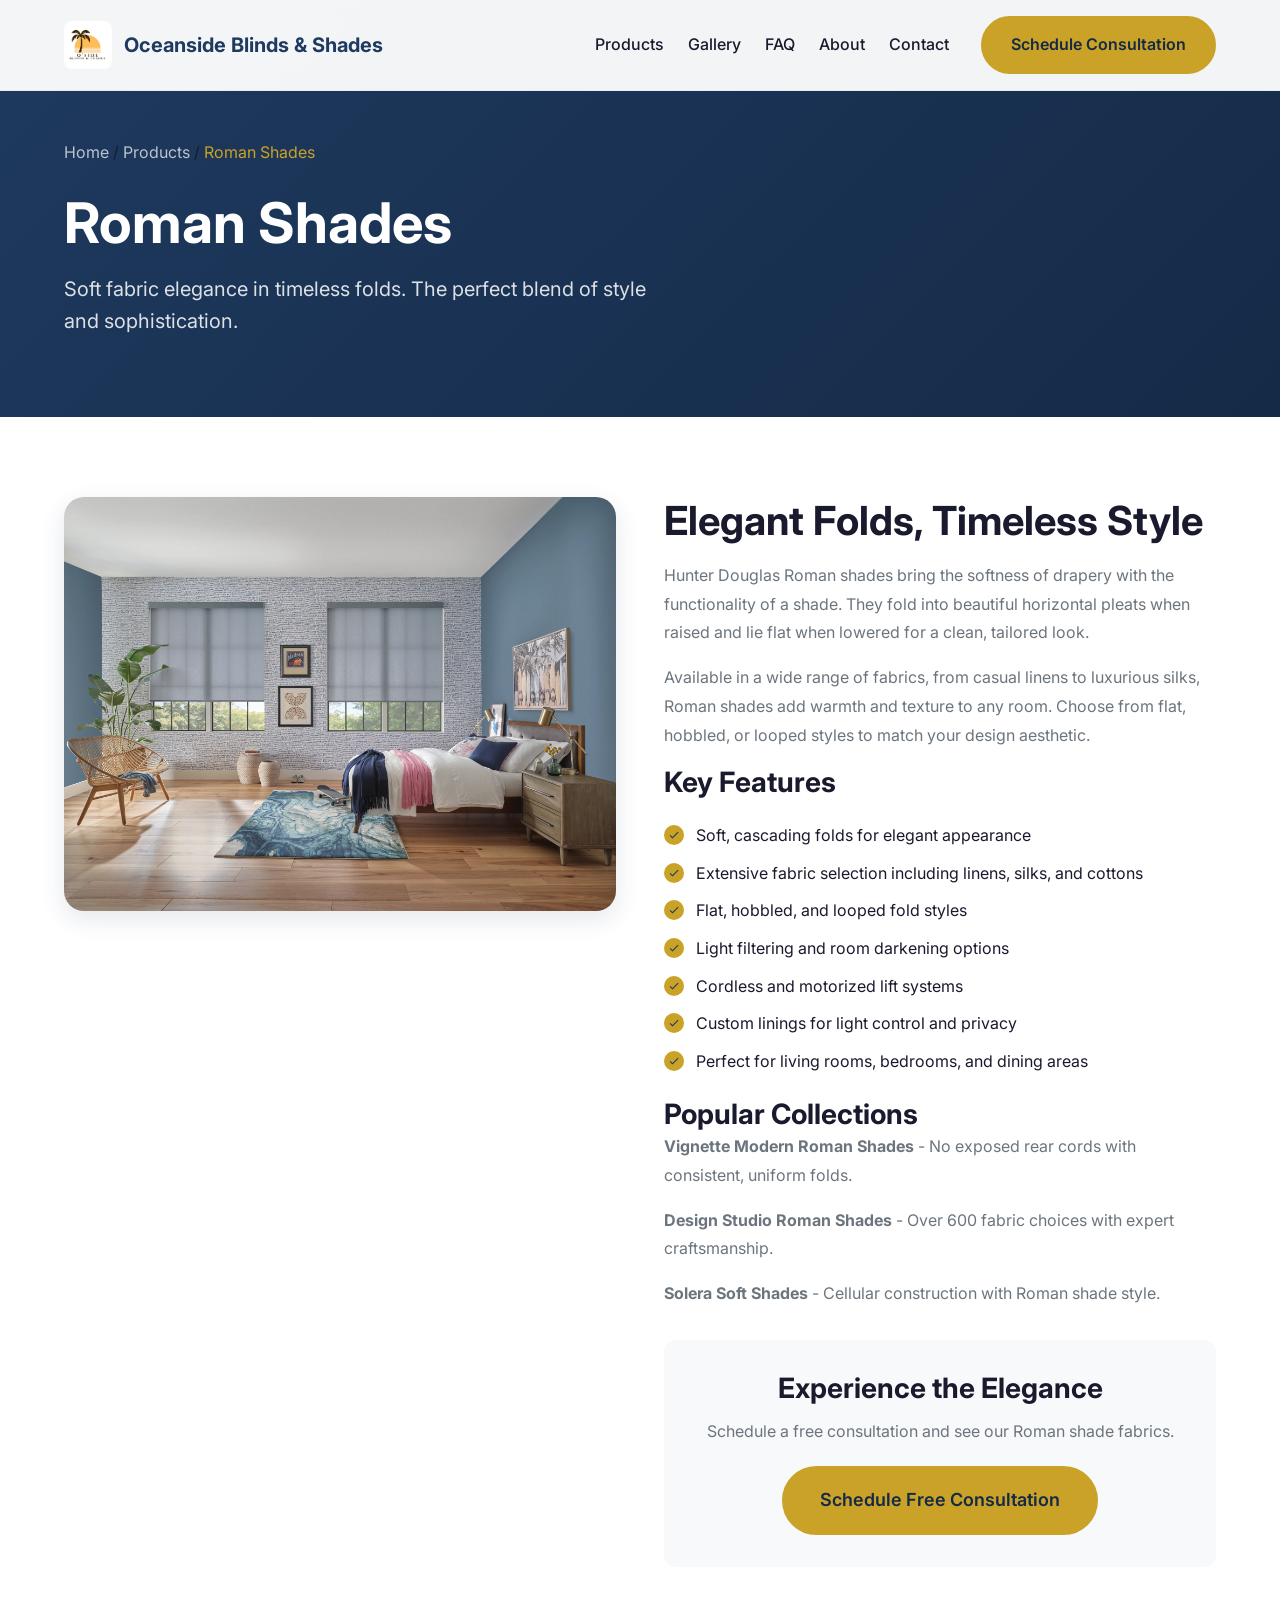
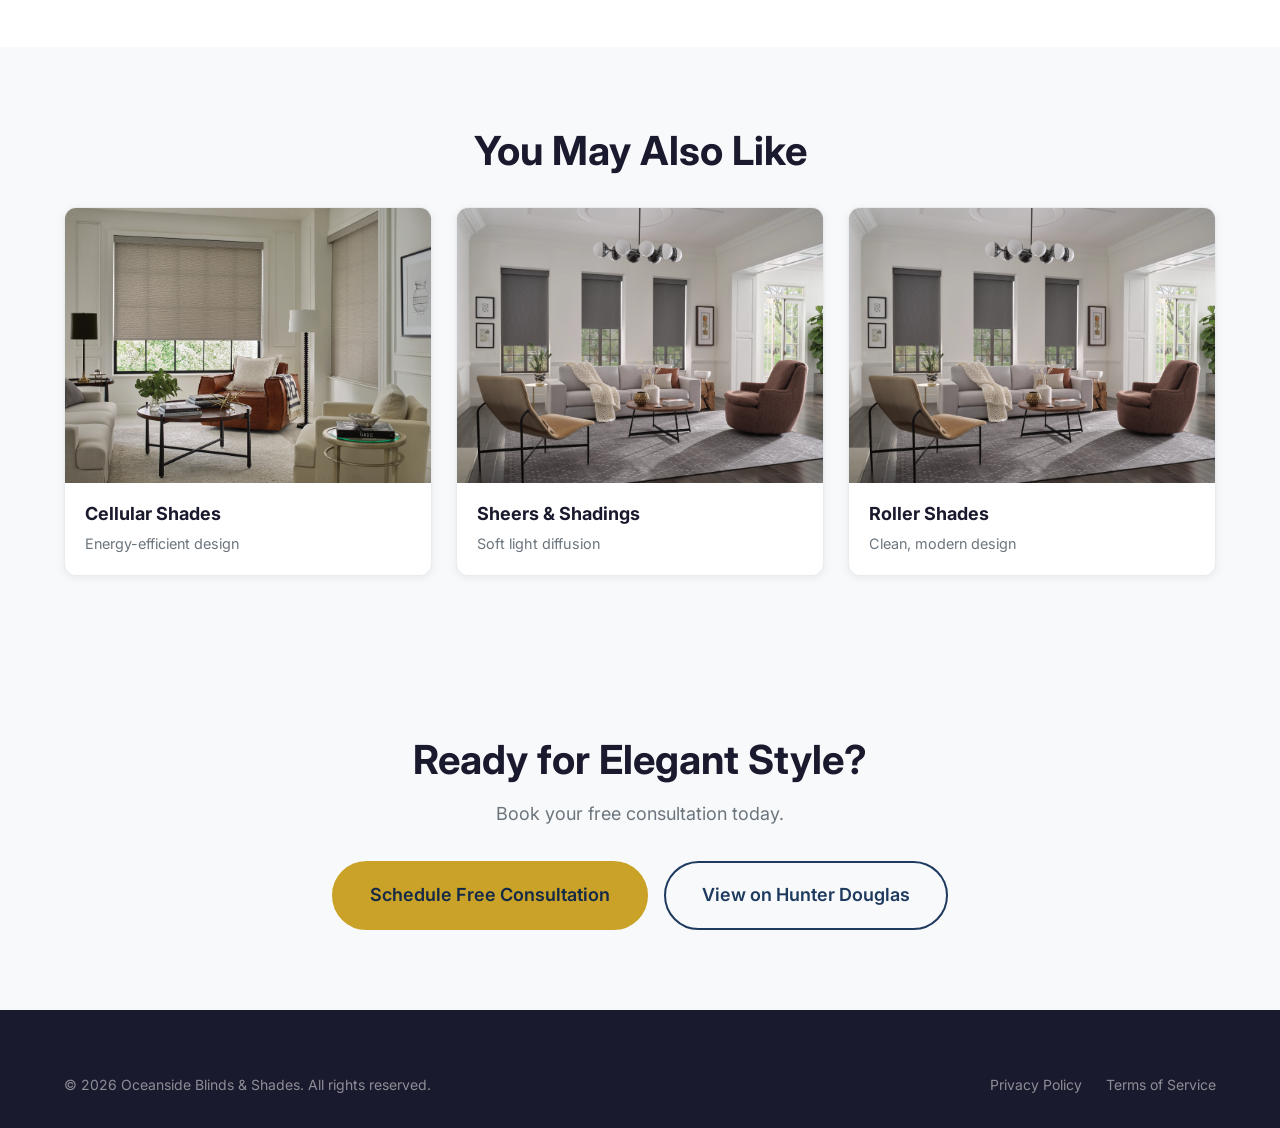
<file: products/roman-shades.html>
<!DOCTYPE html>
<html lang="en">
<head>
  <meta charset="UTF-8">
  <meta name="viewport" content="width=device-width, initial-scale=1.0">
  <title>Roman Shades | Oceanside Blinds & Shades</title>
  <meta name="description" content="Hunter Douglas Roman shades with soft fabric elegance in timeless folds. Free consultation in North County San Diego.">

  <link rel="icon" type="image/jpeg" href="../logo.JPEG">
  <link rel="preconnect" href="https://fonts.googleapis.com">
  <link rel="preconnect" href="https://fonts.gstatic.com" crossorigin>
  <link href="https://fonts.googleapis.com/css2?family=Inter:wght@400;500;600;700&display=swap" rel="stylesheet">
  <link rel="stylesheet" href="../styles.css">

  <style>
    .product-hero { padding: 140px 0 80px; background: linear-gradient(135deg, var(--primary) 0%, var(--primary-dark) 100%); }
    .product-hero h1 { color: var(--text-light); margin-bottom: 16px; }
    .product-hero p { color: rgba(255,255,255,0.85); font-size: 1.25rem; max-width: 600px; }
    .product-hero .breadcrumb { margin-bottom: 24px; }
    .product-hero .breadcrumb a { color: rgba(255,255,255,0.7); }
    .product-hero .breadcrumb span { color: var(--accent); }
    .product-details { padding: 80px 0; }
    .product-details-grid { display: grid; grid-template-columns: 1fr 1fr; gap: 48px; align-items: start; }
    .product-gallery img { border-radius: var(--radius-lg); box-shadow: var(--shadow-md); margin-bottom: 16px; }
    .product-info h2 { margin-bottom: 16px; }
    .product-info p { color: var(--muted); line-height: 1.8; margin-bottom: 16px; }
    .features-list { margin: 24px 0; }
    .features-list li { display: flex; align-items: flex-start; gap: 12px; margin-bottom: 12px; }
    .features-list li::before { content: ''; flex-shrink: 0; width: 20px; height: 20px; background: var(--accent); border-radius: 50%; margin-top: 2px; background-image: url('data:image/svg+xml,<svg xmlns="http://www.w3.org/2000/svg" viewBox="0 0 24 24" fill="%231e3a5f"><path d="M9 16.17L4.83 12l-1.42 1.41L9 19 21 7l-1.41-1.41z"/></svg>'); background-size: 12px; background-position: center; background-repeat: no-repeat; }
    .product-cta-box { background: var(--bg-alt); border-radius: var(--radius); padding: 32px; margin-top: 32px; text-align: center; }
    .product-cta-box h3 { margin-bottom: 12px; }
    .product-cta-box p { color: var(--muted); margin-bottom: 20px; }
    .related-products { background: var(--bg-alt); padding: 80px 0; }
    .related-grid { display: grid; grid-template-columns: repeat(3, 1fr); gap: 24px; }
    @media (max-width: 768px) { .product-details-grid { grid-template-columns: 1fr; } .related-grid { grid-template-columns: 1fr; } }
  </style>
</head>
<body>
  <header class="header" id="header">
    <div class="container">
      <div class="header-inner">
        <a href="../" class="logo">
          <img src="../logo.JPEG" alt="Oceanside Blinds & Shades">
          <span class="logo-text">Oceanside Blinds & Shades</span>
        </a>
        <nav class="nav-main">
          <ul class="nav-links">
            <li><a href="../index.html#products">Products</a></li>
            <li><a href="../index.html#gallery">Gallery</a></li>
            <li><a href="../index.html#faq">FAQ</a></li>
            <li><a href="../index.html#about">About</a></li>
            <li><a href="../index.html#contact">Contact</a></li>
          </ul>
          <div class="nav-cta">
            <a href="#" class="btn btn-primary" id="headerCta">Schedule Consultation</a>
          </div>
        </nav>
      </div>
    </div>
  </header>

  <section class="product-hero">
    <div class="container">
      <div class="breadcrumb">
        <a href="../">Home</a> / <a href="../#products">Products</a> / <span>Roman Shades</span>
      </div>
      <h1>Roman Shades</h1>
      <p>Soft fabric elegance in timeless folds. The perfect blend of style and sophistication.</p>
    </div>
  </section>

  <section class="product-details">
    <div class="container">
      <div class="product-details-grid">
        <div class="product-gallery">
          <img src="../2023 DRS LR Urban Loft Hues Kids Room.png" alt="Roman Shades in Kids Room">
        </div>

        <div class="product-info">
          <h2>Elegant Folds, Timeless Style</h2>
          <p>Hunter Douglas Roman shades bring the softness of drapery with the functionality of a shade. They fold into beautiful horizontal pleats when raised and lie flat when lowered for a clean, tailored look.</p>

          <p>Available in a wide range of fabrics, from casual linens to luxurious silks, Roman shades add warmth and texture to any room. Choose from flat, hobbled, or looped styles to match your design aesthetic.</p>

          <h3>Key Features</h3>
          <ul class="features-list">
            <li>Soft, cascading folds for elegant appearance</li>
            <li>Extensive fabric selection including linens, silks, and cottons</li>
            <li>Flat, hobbled, and looped fold styles</li>
            <li>Light filtering and room darkening options</li>
            <li>Cordless and motorized lift systems</li>
            <li>Custom linings for light control and privacy</li>
            <li>Perfect for living rooms, bedrooms, and dining areas</li>
          </ul>

          <h3>Popular Collections</h3>
          <p><strong>Vignette Modern Roman Shades</strong> - No exposed rear cords with consistent, uniform folds.</p>
          <p><strong>Design Studio Roman Shades</strong> - Over 600 fabric choices with expert craftsmanship.</p>
          <p><strong>Solera Soft Shades</strong> - Cellular construction with Roman shade style.</p>

          <div class="product-cta-box">
            <h3>Experience the Elegance</h3>
            <p>Schedule a free consultation and see our Roman shade fabrics.</p>
            <a href="#" class="btn btn-primary btn-lg" id="productCta">Schedule Free Consultation</a>
          </div>
        </div>
      </div>
    </div>
  </section>

  <section class="related-products">
    <div class="container">
      <h2 class="section-title text-center mb-4">You May Also Like</h2>
      <div class="related-grid">
        <a href="cellular-shades.html" class="product-card">
          <div class="product-image"><img src="../2020_DRS_CC_Yorkshire_LivingRoom.png" alt="Cellular Shades" loading="lazy"></div>
          <div class="product-content"><h3>Cellular Shades</h3><p>Energy-efficient design</p></div>
        </a>
        <a href="sheers-shadings.html" class="product-card">
          <div class="product-image"><img src="../2023_DRS_PV_Eastbourne_Living_Room.png" alt="Sheers & Shadings" loading="lazy"></div>
          <div class="product-content"><h3>Sheers & Shadings</h3><p>Soft light diffusion</p></div>
        </a>
        <a href="roller-shades.html" class="product-card">
          <div class="product-image"><img src="../2023_DRS_PV_Eastbourne_Living_Room.png" alt="Roller Shades" loading="lazy"></div>
          <div class="product-content"><h3>Roller Shades</h3><p>Clean, modern design</p></div>
        </a>
      </div>
    </div>
  </section>

  <section class="final-cta">
    <div class="container">
      <div class="final-cta-inner">
        <h2>Ready for Elegant Style?</h2>
        <p>Book your free consultation today.</p>
        <div class="cta-group" style="justify-content: center;">
          <a href="#" class="btn btn-primary btn-lg" id="finalCta">Schedule Free Consultation</a>
          <a href="https://www.hunterdouglas.com/roman-shades" target="_blank" rel="noopener" class="btn btn-outline btn-lg">View on Hunter Douglas</a>
        </div>
      </div>
    </div>
  </section>

  <footer class="footer">
    <div class="container">
      <div class="footer-bottom" style="border-top: none; padding-top: 0;">
        <p>&copy; <span id="currentYear">2025</span> Oceanside Blinds & Shades. All rights reserved.</p>
        <div class="footer-legal">
          <a href="../privacy.html">Privacy Policy</a>
          <a href="../terms.html">Terms of Service</a>
        </div>
      </div>
    </div>
  </footer>

  <script>
    document.getElementById('currentYear').textContent = new Date().getFullYear();
    ['headerCta', 'productCta', 'finalCta'].forEach(id => {
      const el = document.getElementById(id);
      if (el) el.href = '../index.html#contact';
    });
  </script>
</body>
</html>
</file>
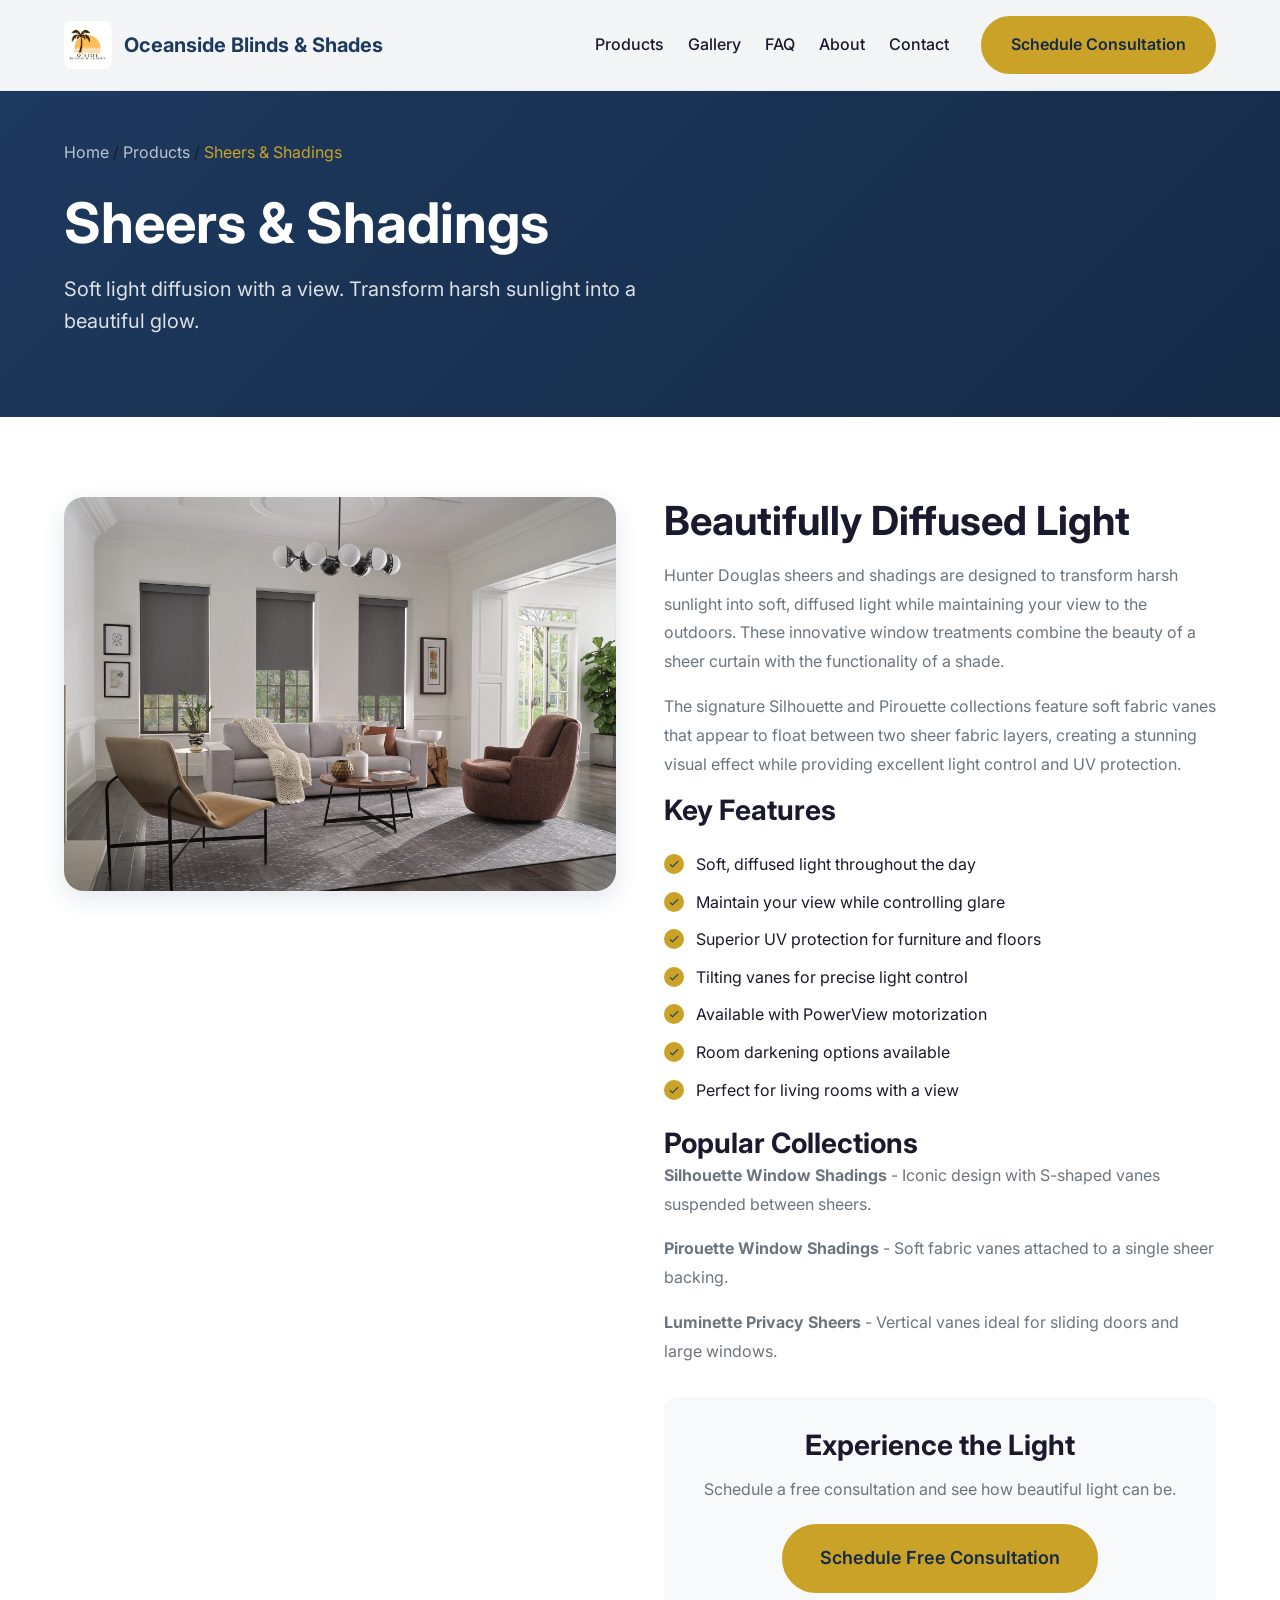
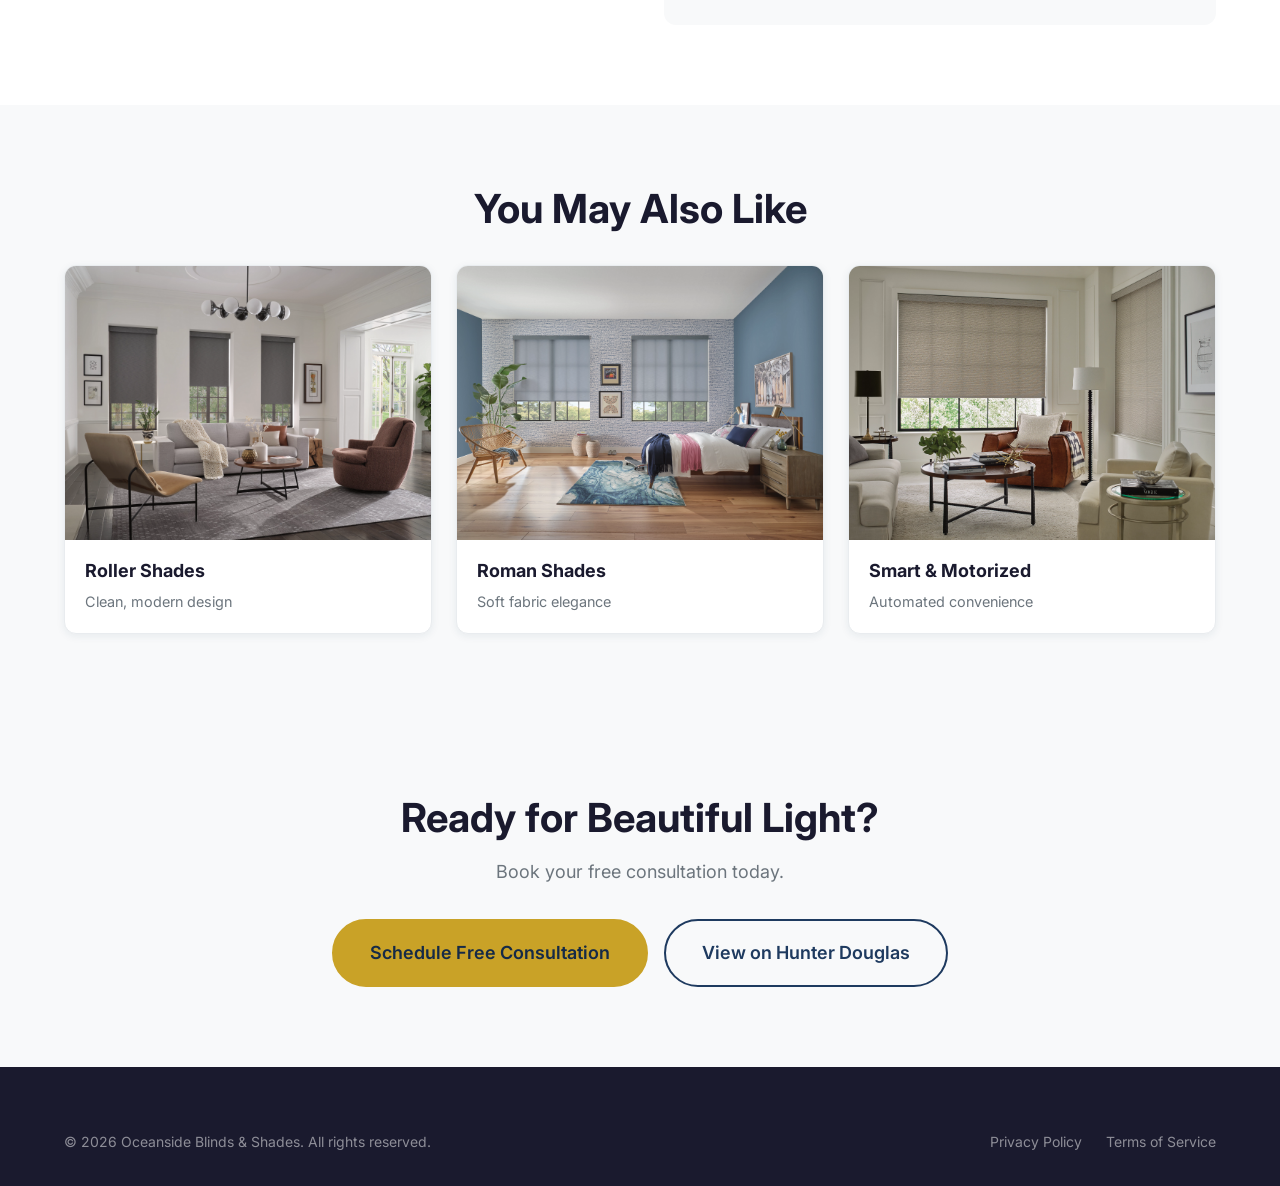
<file: products/sheers-shadings.html>
<!DOCTYPE html>
<html lang="en">
<head>
  <meta charset="UTF-8">
  <meta name="viewport" content="width=device-width, initial-scale=1.0">
  <title>Sheers & Shadings | Oceanside Blinds & Shades</title>
  <meta name="description" content="Hunter Douglas sheers and shadings like Silhouette and Pirouette. Soft light diffusion with a view. Free consultation in North County San Diego.">

  <link rel="icon" type="image/jpeg" href="../logo.JPEG">
  <link rel="preconnect" href="https://fonts.googleapis.com">
  <link rel="preconnect" href="https://fonts.gstatic.com" crossorigin>
  <link href="https://fonts.googleapis.com/css2?family=Inter:wght@400;500;600;700&display=swap" rel="stylesheet">
  <link rel="stylesheet" href="../styles.css">

  <style>
    .product-hero { padding: 140px 0 80px; background: linear-gradient(135deg, var(--primary) 0%, var(--primary-dark) 100%); }
    .product-hero h1 { color: var(--text-light); margin-bottom: 16px; }
    .product-hero p { color: rgba(255,255,255,0.85); font-size: 1.25rem; max-width: 600px; }
    .product-hero .breadcrumb { margin-bottom: 24px; }
    .product-hero .breadcrumb a { color: rgba(255,255,255,0.7); }
    .product-hero .breadcrumb span { color: var(--accent); }
    .product-details { padding: 80px 0; }
    .product-details-grid { display: grid; grid-template-columns: 1fr 1fr; gap: 48px; align-items: start; }
    .product-gallery img { border-radius: var(--radius-lg); box-shadow: var(--shadow-md); margin-bottom: 16px; }
    .product-info h2 { margin-bottom: 16px; }
    .product-info p { color: var(--muted); line-height: 1.8; margin-bottom: 16px; }
    .features-list { margin: 24px 0; }
    .features-list li { display: flex; align-items: flex-start; gap: 12px; margin-bottom: 12px; }
    .features-list li::before { content: ''; flex-shrink: 0; width: 20px; height: 20px; background: var(--accent); border-radius: 50%; margin-top: 2px; background-image: url('data:image/svg+xml,<svg xmlns="http://www.w3.org/2000/svg" viewBox="0 0 24 24" fill="%231e3a5f"><path d="M9 16.17L4.83 12l-1.42 1.41L9 19 21 7l-1.41-1.41z"/></svg>'); background-size: 12px; background-position: center; background-repeat: no-repeat; }
    .product-cta-box { background: var(--bg-alt); border-radius: var(--radius); padding: 32px; margin-top: 32px; text-align: center; }
    .product-cta-box h3 { margin-bottom: 12px; }
    .product-cta-box p { color: var(--muted); margin-bottom: 20px; }
    .related-products { background: var(--bg-alt); padding: 80px 0; }
    .related-grid { display: grid; grid-template-columns: repeat(3, 1fr); gap: 24px; }
    @media (max-width: 768px) { .product-details-grid { grid-template-columns: 1fr; } .related-grid { grid-template-columns: 1fr; } }
  </style>
</head>
<body>
  <header class="header" id="header">
    <div class="container">
      <div class="header-inner">
        <a href="../" class="logo">
          <img src="../logo.JPEG" alt="Oceanside Blinds & Shades">
          <span class="logo-text">Oceanside Blinds & Shades</span>
        </a>
        <nav class="nav-main">
          <ul class="nav-links">
            <li><a href="../index.html#products">Products</a></li>
            <li><a href="../index.html#gallery">Gallery</a></li>
            <li><a href="../index.html#faq">FAQ</a></li>
            <li><a href="../index.html#about">About</a></li>
            <li><a href="../index.html#contact">Contact</a></li>
          </ul>
          <div class="nav-cta">
            <a href="#" class="btn btn-primary" id="headerCta">Schedule Consultation</a>
          </div>
        </nav>
      </div>
    </div>
  </header>

  <section class="product-hero">
    <div class="container">
      <div class="breadcrumb">
        <a href="../">Home</a> / <a href="../#products">Products</a> / <span>Sheers & Shadings</span>
      </div>
      <h1>Sheers & Shadings</h1>
      <p>Soft light diffusion with a view. Transform harsh sunlight into a beautiful glow.</p>
    </div>
  </section>

  <section class="product-details">
    <div class="container">
      <div class="product-details-grid">
        <div class="product-gallery">
          <img src="../2023_DRS_PV_Eastbourne_Living_Room.png" alt="Sheers & Shadings in Living Room">
        </div>

        <div class="product-info">
          <h2>Beautifully Diffused Light</h2>
          <p>Hunter Douglas sheers and shadings are designed to transform harsh sunlight into soft, diffused light while maintaining your view to the outdoors. These innovative window treatments combine the beauty of a sheer curtain with the functionality of a shade.</p>

          <p>The signature Silhouette and Pirouette collections feature soft fabric vanes that appear to float between two sheer fabric layers, creating a stunning visual effect while providing excellent light control and UV protection.</p>

          <h3>Key Features</h3>
          <ul class="features-list">
            <li>Soft, diffused light throughout the day</li>
            <li>Maintain your view while controlling glare</li>
            <li>Superior UV protection for furniture and floors</li>
            <li>Tilting vanes for precise light control</li>
            <li>Available with PowerView motorization</li>
            <li>Room darkening options available</li>
            <li>Perfect for living rooms with a view</li>
          </ul>

          <h3>Popular Collections</h3>
          <p><strong>Silhouette Window Shadings</strong> - Iconic design with S-shaped vanes suspended between sheers.</p>
          <p><strong>Pirouette Window Shadings</strong> - Soft fabric vanes attached to a single sheer backing.</p>
          <p><strong>Luminette Privacy Sheers</strong> - Vertical vanes ideal for sliding doors and large windows.</p>

          <div class="product-cta-box">
            <h3>Experience the Light</h3>
            <p>Schedule a free consultation and see how beautiful light can be.</p>
            <a href="#" class="btn btn-primary btn-lg" id="productCta">Schedule Free Consultation</a>
          </div>
        </div>
      </div>
    </div>
  </section>

  <section class="related-products">
    <div class="container">
      <h2 class="section-title text-center mb-4">You May Also Like</h2>
      <div class="related-grid">
        <a href="roller-shades.html" class="product-card">
          <div class="product-image"><img src="../2023_DRS_PV_Eastbourne_Living_Room.png" alt="Roller Shades" loading="lazy"></div>
          <div class="product-content"><h3>Roller Shades</h3><p>Clean, modern design</p></div>
        </a>
        <a href="roman-shades.html" class="product-card">
          <div class="product-image"><img src="../2023 DRS LR Urban Loft Hues Kids Room.png" alt="Roman Shades" loading="lazy"></div>
          <div class="product-content"><h3>Roman Shades</h3><p>Soft fabric elegance</p></div>
        </a>
        <a href="smart-shades.html" class="product-card">
          <div class="product-image"><img src="../2020_DRS_CC_Yorkshire_LivingRoom.png" alt="Smart Shades" loading="lazy"></div>
          <div class="product-content"><h3>Smart & Motorized</h3><p>Automated convenience</p></div>
        </a>
      </div>
    </div>
  </section>

  <section class="final-cta">
    <div class="container">
      <div class="final-cta-inner">
        <h2>Ready for Beautiful Light?</h2>
        <p>Book your free consultation today.</p>
        <div class="cta-group" style="justify-content: center;">
          <a href="#" class="btn btn-primary btn-lg" id="finalCta">Schedule Free Consultation</a>
          <a href="https://www.hunterdouglas.com/sheers-shadings" target="_blank" rel="noopener" class="btn btn-outline btn-lg">View on Hunter Douglas</a>
        </div>
      </div>
    </div>
  </section>

  <footer class="footer">
    <div class="container">
      <div class="footer-bottom" style="border-top: none; padding-top: 0;">
        <p>&copy; <span id="currentYear">2025</span> Oceanside Blinds & Shades. All rights reserved.</p>
        <div class="footer-legal">
          <a href="../privacy.html">Privacy Policy</a>
          <a href="../terms.html">Terms of Service</a>
        </div>
      </div>
    </div>
  </footer>

  <script>
    document.getElementById('currentYear').textContent = new Date().getFullYear();
    ['headerCta', 'productCta', 'finalCta'].forEach(id => {
      const el = document.getElementById(id);
      if (el) el.href = '../index.html#contact';
    });
  </script>
</body>
</html>
</file>
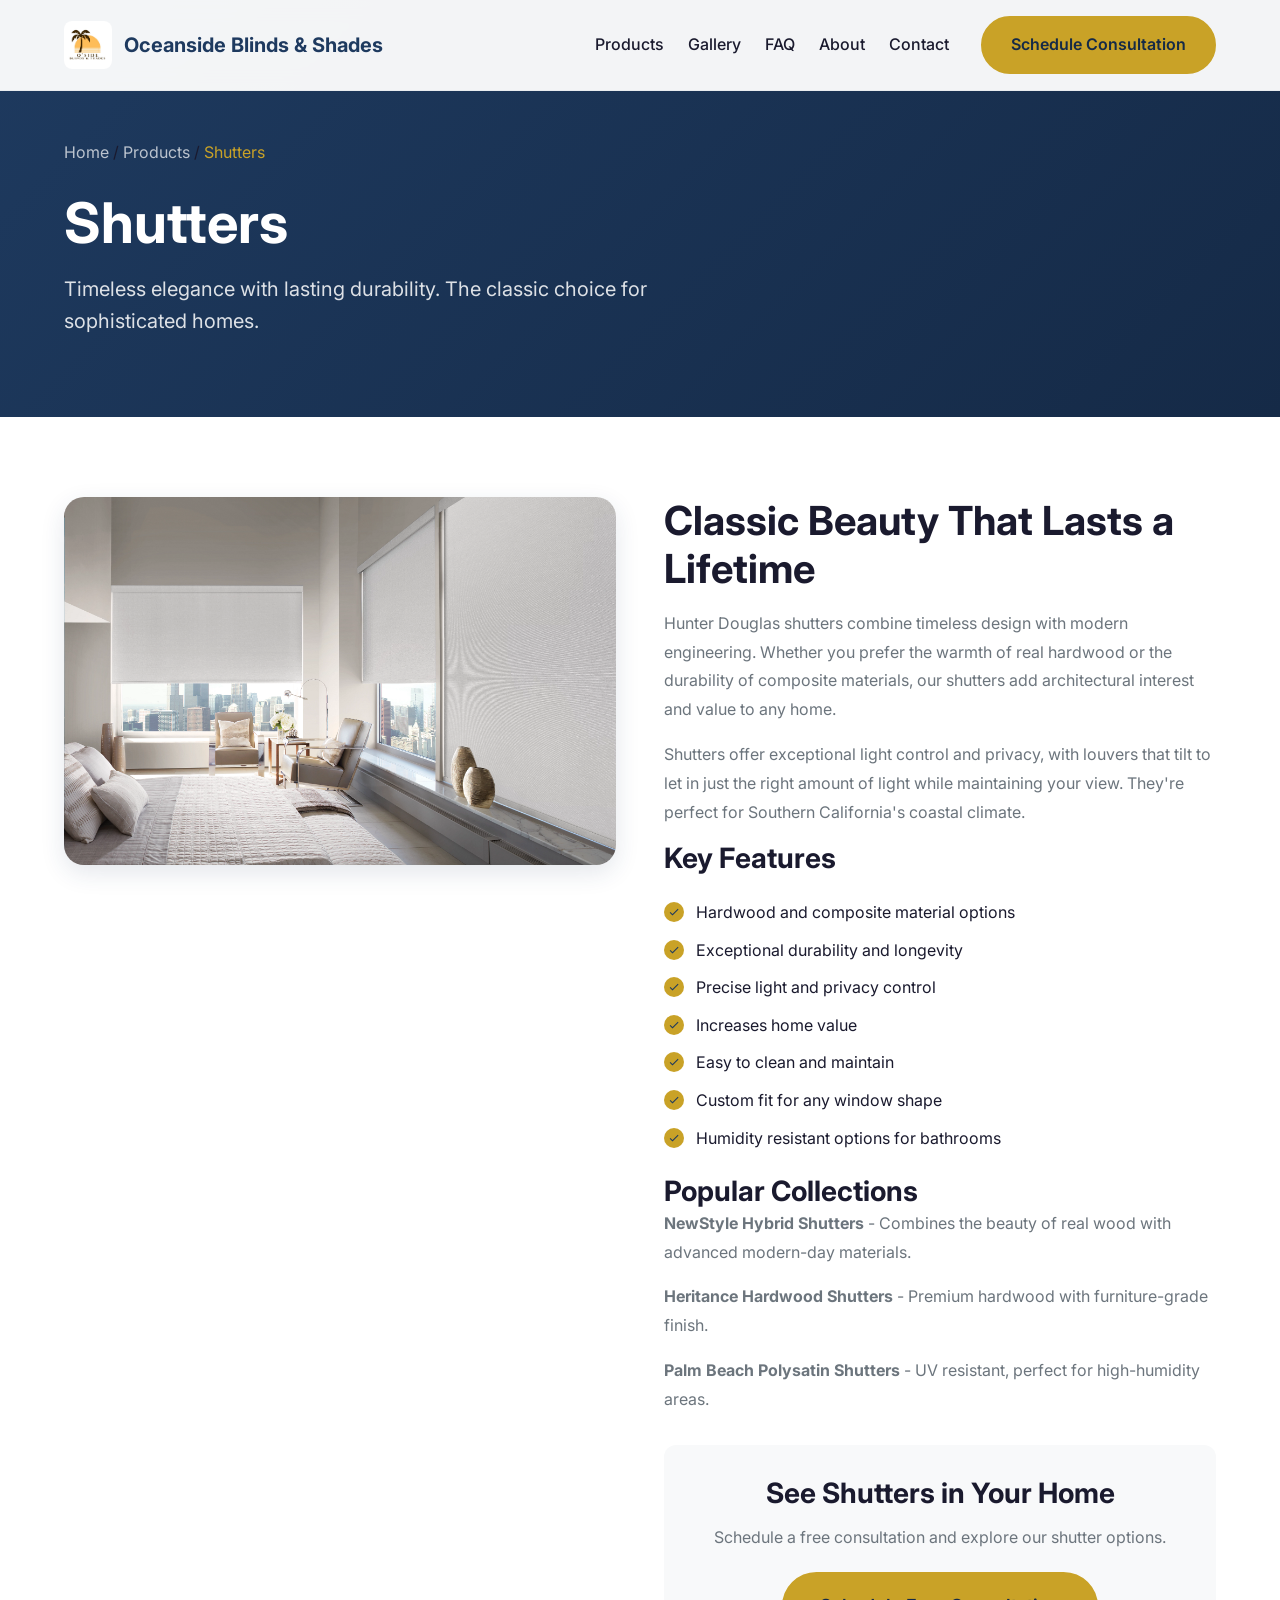
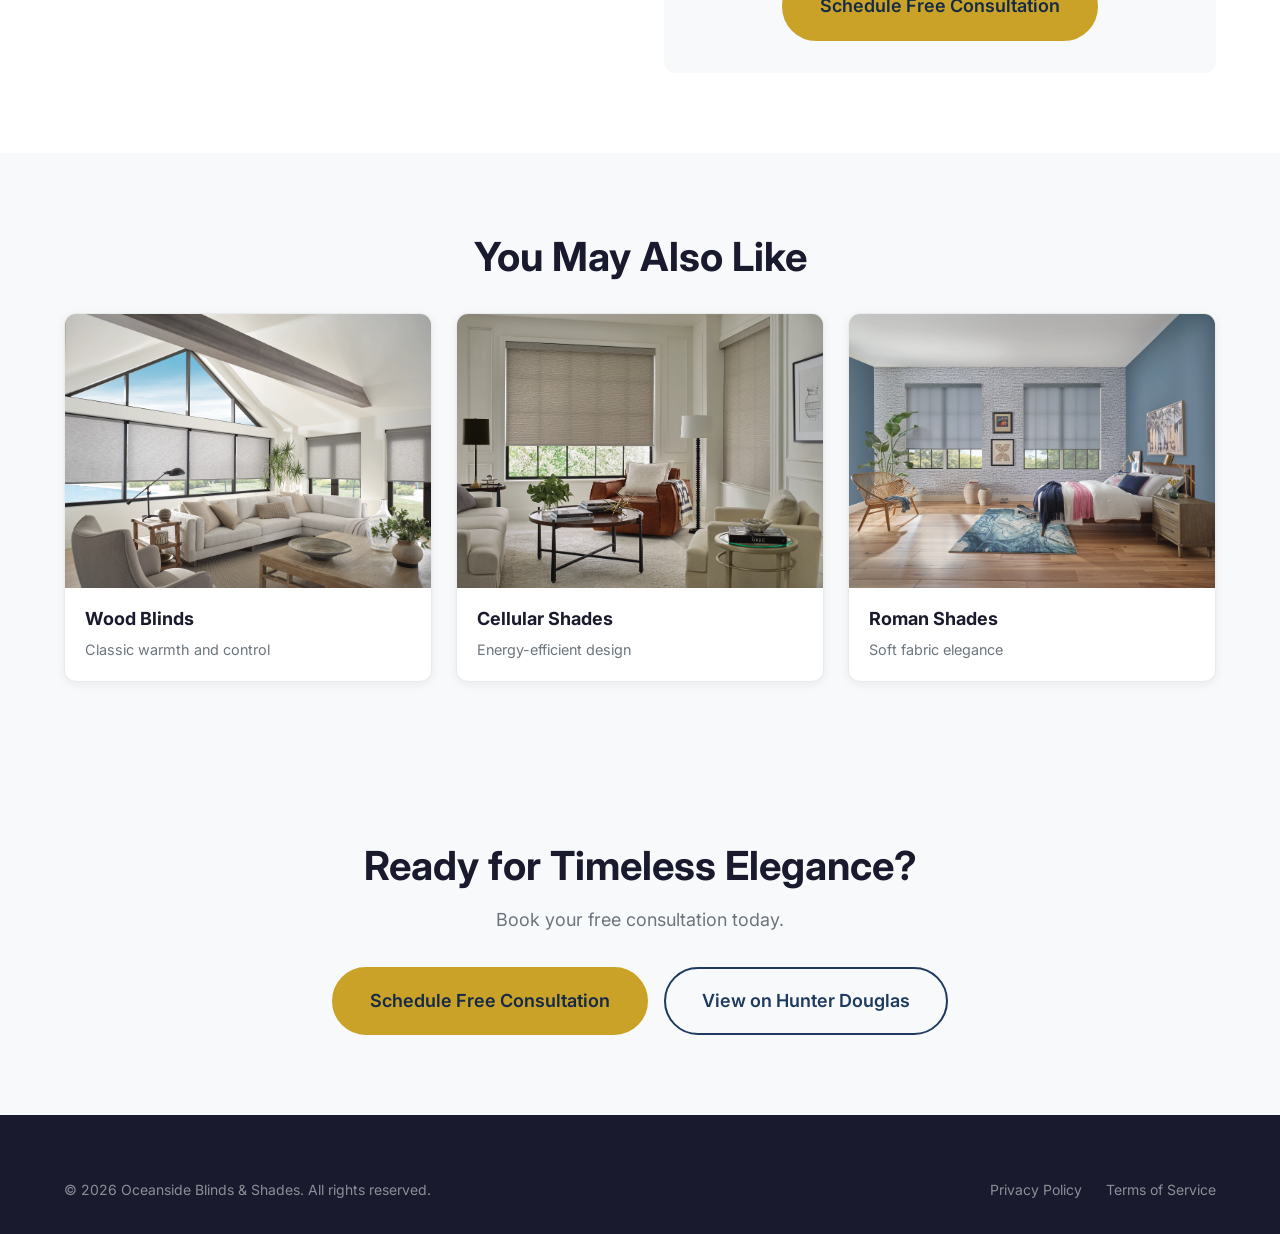
<file: products/shutters.html>
<!DOCTYPE html>
<html lang="en">
<head>
  <meta charset="UTF-8">
  <meta name="viewport" content="width=device-width, initial-scale=1.0">
  <title>Shutters | Oceanside Blinds & Shades</title>
  <meta name="description" content="Premium Hunter Douglas shutters with timeless elegance and lasting durability. Free consultation in North County San Diego.">

  <link rel="icon" type="image/jpeg" href="../logo.JPEG">
  <link rel="preconnect" href="https://fonts.googleapis.com">
  <link rel="preconnect" href="https://fonts.gstatic.com" crossorigin>
  <link href="https://fonts.googleapis.com/css2?family=Inter:wght@400;500;600;700&display=swap" rel="stylesheet">
  <link rel="stylesheet" href="../styles.css">

  <style>
    .product-hero { padding: 140px 0 80px; background: linear-gradient(135deg, var(--primary) 0%, var(--primary-dark) 100%); }
    .product-hero h1 { color: var(--text-light); margin-bottom: 16px; }
    .product-hero p { color: rgba(255,255,255,0.85); font-size: 1.25rem; max-width: 600px; }
    .product-hero .breadcrumb { margin-bottom: 24px; }
    .product-hero .breadcrumb a { color: rgba(255,255,255,0.7); }
    .product-hero .breadcrumb span { color: var(--accent); }
    .product-details { padding: 80px 0; }
    .product-details-grid { display: grid; grid-template-columns: 1fr 1fr; gap: 48px; align-items: start; }
    .product-gallery img { border-radius: var(--radius-lg); box-shadow: var(--shadow-md); margin-bottom: 16px; }
    .product-info h2 { margin-bottom: 16px; }
    .product-info p { color: var(--muted); line-height: 1.8; margin-bottom: 16px; }
    .features-list { margin: 24px 0; }
    .features-list li { display: flex; align-items: flex-start; gap: 12px; margin-bottom: 12px; }
    .features-list li::before { content: ''; flex-shrink: 0; width: 20px; height: 20px; background: var(--accent); border-radius: 50%; margin-top: 2px; background-image: url('data:image/svg+xml,<svg xmlns="http://www.w3.org/2000/svg" viewBox="0 0 24 24" fill="%231e3a5f"><path d="M9 16.17L4.83 12l-1.42 1.41L9 19 21 7l-1.41-1.41z"/></svg>'); background-size: 12px; background-position: center; background-repeat: no-repeat; }
    .product-cta-box { background: var(--bg-alt); border-radius: var(--radius); padding: 32px; margin-top: 32px; text-align: center; }
    .product-cta-box h3 { margin-bottom: 12px; }
    .product-cta-box p { color: var(--muted); margin-bottom: 20px; }
    .related-products { background: var(--bg-alt); padding: 80px 0; }
    .related-grid { display: grid; grid-template-columns: repeat(3, 1fr); gap: 24px; }
    @media (max-width: 768px) { .product-details-grid { grid-template-columns: 1fr; } .related-grid { grid-template-columns: 1fr; } }
  </style>
</head>
<body>
  <header class="header" id="header">
    <div class="container">
      <div class="header-inner">
        <a href="../" class="logo">
          <img src="../logo.JPEG" alt="Oceanside Blinds & Shades">
          <span class="logo-text">Oceanside Blinds & Shades</span>
        </a>
        <nav class="nav-main">
          <ul class="nav-links">
            <li><a href="../index.html#products">Products</a></li>
            <li><a href="../index.html#gallery">Gallery</a></li>
            <li><a href="../index.html#faq">FAQ</a></li>
            <li><a href="../index.html#about">About</a></li>
            <li><a href="../index.html#contact">Contact</a></li>
          </ul>
          <div class="nav-cta">
            <a href="#" class="btn btn-primary" id="headerCta">Schedule Consultation</a>
          </div>
        </nav>
      </div>
    </div>
  </header>

  <section class="product-hero">
    <div class="container">
      <div class="breadcrumb">
        <a href="../">Home</a> / <a href="../#products">Products</a> / <span>Shutters</span>
      </div>
      <h1>Shutters</h1>
      <p>Timeless elegance with lasting durability. The classic choice for sophisticated homes.</p>
    </div>
  </section>

  <section class="product-details">
    <div class="container">
      <div class="product-details-grid">
        <div class="product-gallery">
          <img src="../2017_DRS_PV_Brunswick_Bedroom.png" alt="Shutters in Bedroom">
        </div>

        <div class="product-info">
          <h2>Classic Beauty That Lasts a Lifetime</h2>
          <p>Hunter Douglas shutters combine timeless design with modern engineering. Whether you prefer the warmth of real hardwood or the durability of composite materials, our shutters add architectural interest and value to any home.</p>

          <p>Shutters offer exceptional light control and privacy, with louvers that tilt to let in just the right amount of light while maintaining your view. They're perfect for Southern California's coastal climate.</p>

          <h3>Key Features</h3>
          <ul class="features-list">
            <li>Hardwood and composite material options</li>
            <li>Exceptional durability and longevity</li>
            <li>Precise light and privacy control</li>
            <li>Increases home value</li>
            <li>Easy to clean and maintain</li>
            <li>Custom fit for any window shape</li>
            <li>Humidity resistant options for bathrooms</li>
          </ul>

          <h3>Popular Collections</h3>
          <p><strong>NewStyle Hybrid Shutters</strong> - Combines the beauty of real wood with advanced modern-day materials.</p>
          <p><strong>Heritance Hardwood Shutters</strong> - Premium hardwood with furniture-grade finish.</p>
          <p><strong>Palm Beach Polysatin Shutters</strong> - UV resistant, perfect for high-humidity areas.</p>

          <div class="product-cta-box">
            <h3>See Shutters in Your Home</h3>
            <p>Schedule a free consultation and explore our shutter options.</p>
            <a href="#" class="btn btn-primary btn-lg" id="productCta">Schedule Free Consultation</a>
          </div>
        </div>
      </div>
    </div>
  </section>

  <section class="related-products">
    <div class="container">
      <h2 class="section-title text-center mb-4">You May Also Like</h2>
      <div class="related-grid">
        <a href="wood-blinds.html" class="product-card">
          <div class="product-image"><img src="../2023 DRS PV Hope Great Room.png" alt="Wood Blinds" loading="lazy"></div>
          <div class="product-content"><h3>Wood Blinds</h3><p>Classic warmth and control</p></div>
        </a>
        <a href="cellular-shades.html" class="product-card">
          <div class="product-image"><img src="../2020_DRS_CC_Yorkshire_LivingRoom.png" alt="Cellular Shades" loading="lazy"></div>
          <div class="product-content"><h3>Cellular Shades</h3><p>Energy-efficient design</p></div>
        </a>
        <a href="roman-shades.html" class="product-card">
          <div class="product-image"><img src="../2023 DRS LR Urban Loft Hues Kids Room.png" alt="Roman Shades" loading="lazy"></div>
          <div class="product-content"><h3>Roman Shades</h3><p>Soft fabric elegance</p></div>
        </a>
      </div>
    </div>
  </section>

  <section class="final-cta">
    <div class="container">
      <div class="final-cta-inner">
        <h2>Ready for Timeless Elegance?</h2>
        <p>Book your free consultation today.</p>
        <div class="cta-group" style="justify-content: center;">
          <a href="#" class="btn btn-primary btn-lg" id="finalCta">Schedule Free Consultation</a>
          <a href="https://www.hunterdouglas.com/shutters" target="_blank" rel="noopener" class="btn btn-outline btn-lg">View on Hunter Douglas</a>
        </div>
      </div>
    </div>
  </section>

  <footer class="footer">
    <div class="container">
      <div class="footer-bottom" style="border-top: none; padding-top: 0;">
        <p>&copy; <span id="currentYear">2025</span> Oceanside Blinds & Shades. All rights reserved.</p>
        <div class="footer-legal">
          <a href="../privacy.html">Privacy Policy</a>
          <a href="../terms.html">Terms of Service</a>
        </div>
      </div>
    </div>
  </footer>

  <script>
    document.getElementById('currentYear').textContent = new Date().getFullYear();
    ['headerCta', 'productCta', 'finalCta'].forEach(id => {
      const el = document.getElementById(id);
      if (el) el.href = '../index.html#contact';
    });
  </script>
</body>
</html>
</file>
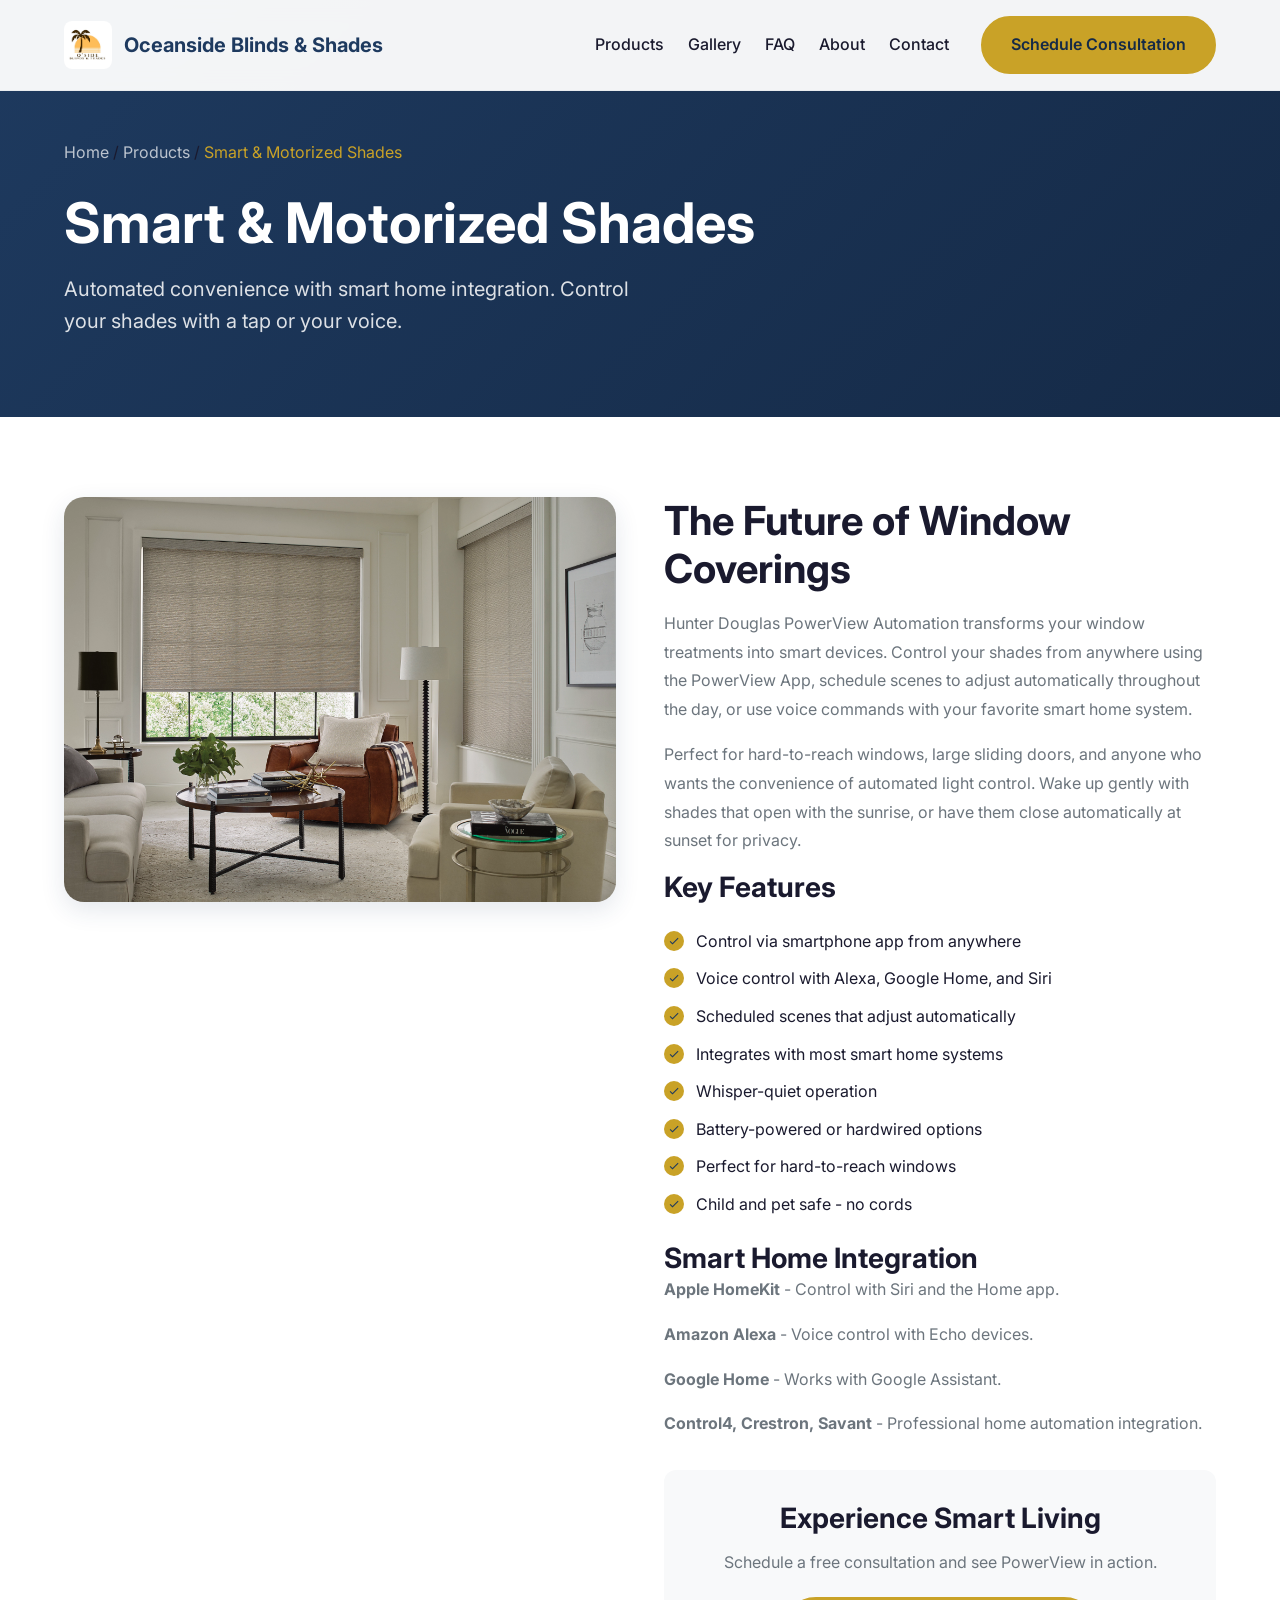
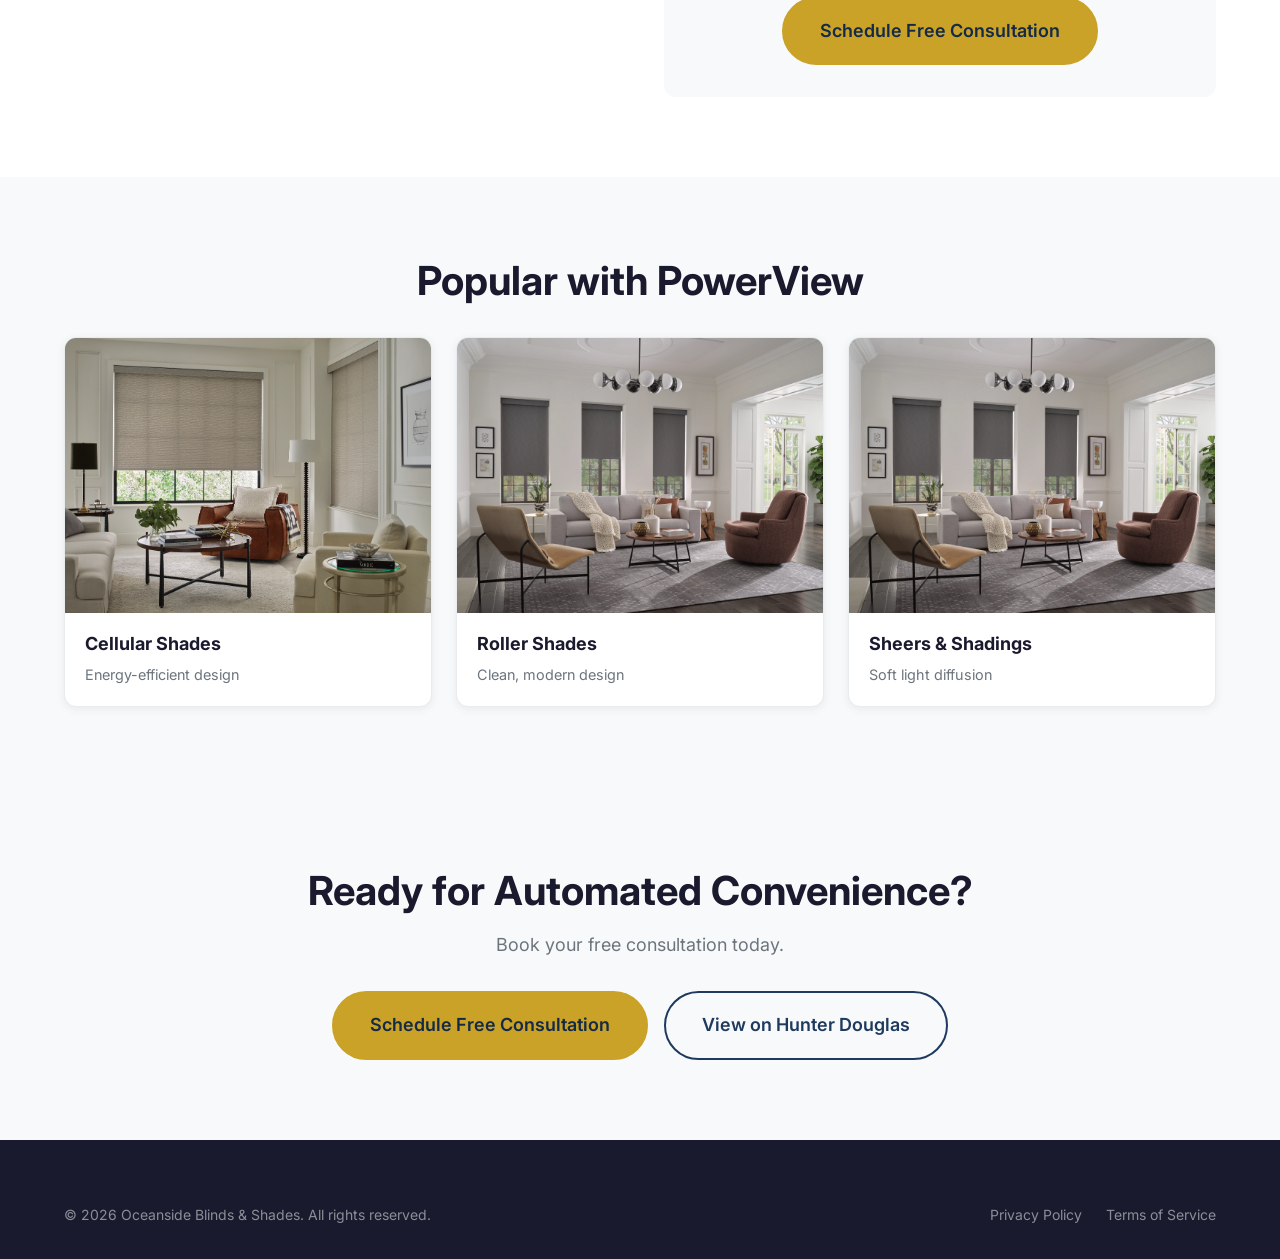
<file: products/smart-shades.html>
<!DOCTYPE html>
<html lang="en">
<head>
  <meta charset="UTF-8">
  <meta name="viewport" content="width=device-width, initial-scale=1.0">
  <title>Smart & Motorized Shades | Oceanside Blinds & Shades</title>
  <meta name="description" content="Hunter Douglas PowerView smart shades with automated convenience and smart home integration. Free consultation in North County San Diego.">

  <link rel="icon" type="image/jpeg" href="../logo.JPEG">
  <link rel="preconnect" href="https://fonts.googleapis.com">
  <link rel="preconnect" href="https://fonts.gstatic.com" crossorigin>
  <link href="https://fonts.googleapis.com/css2?family=Inter:wght@400;500;600;700&display=swap" rel="stylesheet">
  <link rel="stylesheet" href="../styles.css">

  <style>
    .product-hero { padding: 140px 0 80px; background: linear-gradient(135deg, var(--primary) 0%, var(--primary-dark) 100%); }
    .product-hero h1 { color: var(--text-light); margin-bottom: 16px; }
    .product-hero p { color: rgba(255,255,255,0.85); font-size: 1.25rem; max-width: 600px; }
    .product-hero .breadcrumb { margin-bottom: 24px; }
    .product-hero .breadcrumb a { color: rgba(255,255,255,0.7); }
    .product-hero .breadcrumb span { color: var(--accent); }
    .product-details { padding: 80px 0; }
    .product-details-grid { display: grid; grid-template-columns: 1fr 1fr; gap: 48px; align-items: start; }
    .product-gallery img { border-radius: var(--radius-lg); box-shadow: var(--shadow-md); margin-bottom: 16px; }
    .product-info h2 { margin-bottom: 16px; }
    .product-info p { color: var(--muted); line-height: 1.8; margin-bottom: 16px; }
    .features-list { margin: 24px 0; }
    .features-list li { display: flex; align-items: flex-start; gap: 12px; margin-bottom: 12px; }
    .features-list li::before { content: ''; flex-shrink: 0; width: 20px; height: 20px; background: var(--accent); border-radius: 50%; margin-top: 2px; background-image: url('data:image/svg+xml,<svg xmlns="http://www.w3.org/2000/svg" viewBox="0 0 24 24" fill="%231e3a5f"><path d="M9 16.17L4.83 12l-1.42 1.41L9 19 21 7l-1.41-1.41z"/></svg>'); background-size: 12px; background-position: center; background-repeat: no-repeat; }
    .product-cta-box { background: var(--bg-alt); border-radius: var(--radius); padding: 32px; margin-top: 32px; text-align: center; }
    .product-cta-box h3 { margin-bottom: 12px; }
    .product-cta-box p { color: var(--muted); margin-bottom: 20px; }
    .related-products { background: var(--bg-alt); padding: 80px 0; }
    .related-grid { display: grid; grid-template-columns: repeat(3, 1fr); gap: 24px; }
    @media (max-width: 768px) { .product-details-grid { grid-template-columns: 1fr; } .related-grid { grid-template-columns: 1fr; } }
  </style>
</head>
<body>
  <header class="header" id="header">
    <div class="container">
      <div class="header-inner">
        <a href="../" class="logo">
          <img src="../logo.JPEG" alt="Oceanside Blinds & Shades">
          <span class="logo-text">Oceanside Blinds & Shades</span>
        </a>
        <nav class="nav-main">
          <ul class="nav-links">
            <li><a href="../index.html#products">Products</a></li>
            <li><a href="../index.html#gallery">Gallery</a></li>
            <li><a href="../index.html#faq">FAQ</a></li>
            <li><a href="../index.html#about">About</a></li>
            <li><a href="../index.html#contact">Contact</a></li>
          </ul>
          <div class="nav-cta">
            <a href="#" class="btn btn-primary" id="headerCta">Schedule Consultation</a>
          </div>
        </nav>
      </div>
    </div>
  </header>

  <section class="product-hero">
    <div class="container">
      <div class="breadcrumb">
        <a href="../">Home</a> / <a href="../#products">Products</a> / <span>Smart & Motorized Shades</span>
      </div>
      <h1>Smart & Motorized Shades</h1>
      <p>Automated convenience with smart home integration. Control your shades with a tap or your voice.</p>
    </div>
  </section>

  <section class="product-details">
    <div class="container">
      <div class="product-details-grid">
        <div class="product-gallery">
          <img src="../2020_DRS_CC_Yorkshire_LivingRoom.png" alt="Smart Shades in Living Room">
        </div>

        <div class="product-info">
          <h2>The Future of Window Coverings</h2>
          <p>Hunter Douglas PowerView Automation transforms your window treatments into smart devices. Control your shades from anywhere using the PowerView App, schedule scenes to adjust automatically throughout the day, or use voice commands with your favorite smart home system.</p>

          <p>Perfect for hard-to-reach windows, large sliding doors, and anyone who wants the convenience of automated light control. Wake up gently with shades that open with the sunrise, or have them close automatically at sunset for privacy.</p>

          <h3>Key Features</h3>
          <ul class="features-list">
            <li>Control via smartphone app from anywhere</li>
            <li>Voice control with Alexa, Google Home, and Siri</li>
            <li>Scheduled scenes that adjust automatically</li>
            <li>Integrates with most smart home systems</li>
            <li>Whisper-quiet operation</li>
            <li>Battery-powered or hardwired options</li>
            <li>Perfect for hard-to-reach windows</li>
            <li>Child and pet safe - no cords</li>
          </ul>

          <h3>Smart Home Integration</h3>
          <p><strong>Apple HomeKit</strong> - Control with Siri and the Home app.</p>
          <p><strong>Amazon Alexa</strong> - Voice control with Echo devices.</p>
          <p><strong>Google Home</strong> - Works with Google Assistant.</p>
          <p><strong>Control4, Crestron, Savant</strong> - Professional home automation integration.</p>

          <div class="product-cta-box">
            <h3>Experience Smart Living</h3>
            <p>Schedule a free consultation and see PowerView in action.</p>
            <a href="#" class="btn btn-primary btn-lg" id="productCta">Schedule Free Consultation</a>
          </div>
        </div>
      </div>
    </div>
  </section>

  <section class="related-products">
    <div class="container">
      <h2 class="section-title text-center mb-4">Popular with PowerView</h2>
      <div class="related-grid">
        <a href="cellular-shades.html" class="product-card">
          <div class="product-image"><img src="../2020_DRS_CC_Yorkshire_LivingRoom.png" alt="Cellular Shades" loading="lazy"></div>
          <div class="product-content"><h3>Cellular Shades</h3><p>Energy-efficient design</p></div>
        </a>
        <a href="roller-shades.html" class="product-card">
          <div class="product-image"><img src="../2023_DRS_PV_Eastbourne_Living_Room.png" alt="Roller Shades" loading="lazy"></div>
          <div class="product-content"><h3>Roller Shades</h3><p>Clean, modern design</p></div>
        </a>
        <a href="sheers-shadings.html" class="product-card">
          <div class="product-image"><img src="../2023_DRS_PV_Eastbourne_Living_Room.png" alt="Sheers & Shadings" loading="lazy"></div>
          <div class="product-content"><h3>Sheers & Shadings</h3><p>Soft light diffusion</p></div>
        </a>
      </div>
    </div>
  </section>

  <section class="final-cta">
    <div class="container">
      <div class="final-cta-inner">
        <h2>Ready for Automated Convenience?</h2>
        <p>Book your free consultation today.</p>
        <div class="cta-group" style="justify-content: center;">
          <a href="#" class="btn btn-primary btn-lg" id="finalCta">Schedule Free Consultation</a>
          <a href="https://www.hunterdouglas.com/motorized-window-treatments" target="_blank" rel="noopener" class="btn btn-outline btn-lg">View on Hunter Douglas</a>
        </div>
      </div>
    </div>
  </section>

  <footer class="footer">
    <div class="container">
      <div class="footer-bottom" style="border-top: none; padding-top: 0;">
        <p>&copy; <span id="currentYear">2025</span> Oceanside Blinds & Shades. All rights reserved.</p>
        <div class="footer-legal">
          <a href="../privacy.html">Privacy Policy</a>
          <a href="../terms.html">Terms of Service</a>
        </div>
      </div>
    </div>
  </footer>

  <script>
    document.getElementById('currentYear').textContent = new Date().getFullYear();
    ['headerCta', 'productCta', 'finalCta'].forEach(id => {
      const el = document.getElementById(id);
      if (el) el.href = '../index.html#contact';
    });
  </script>
</body>
</html>
</file>
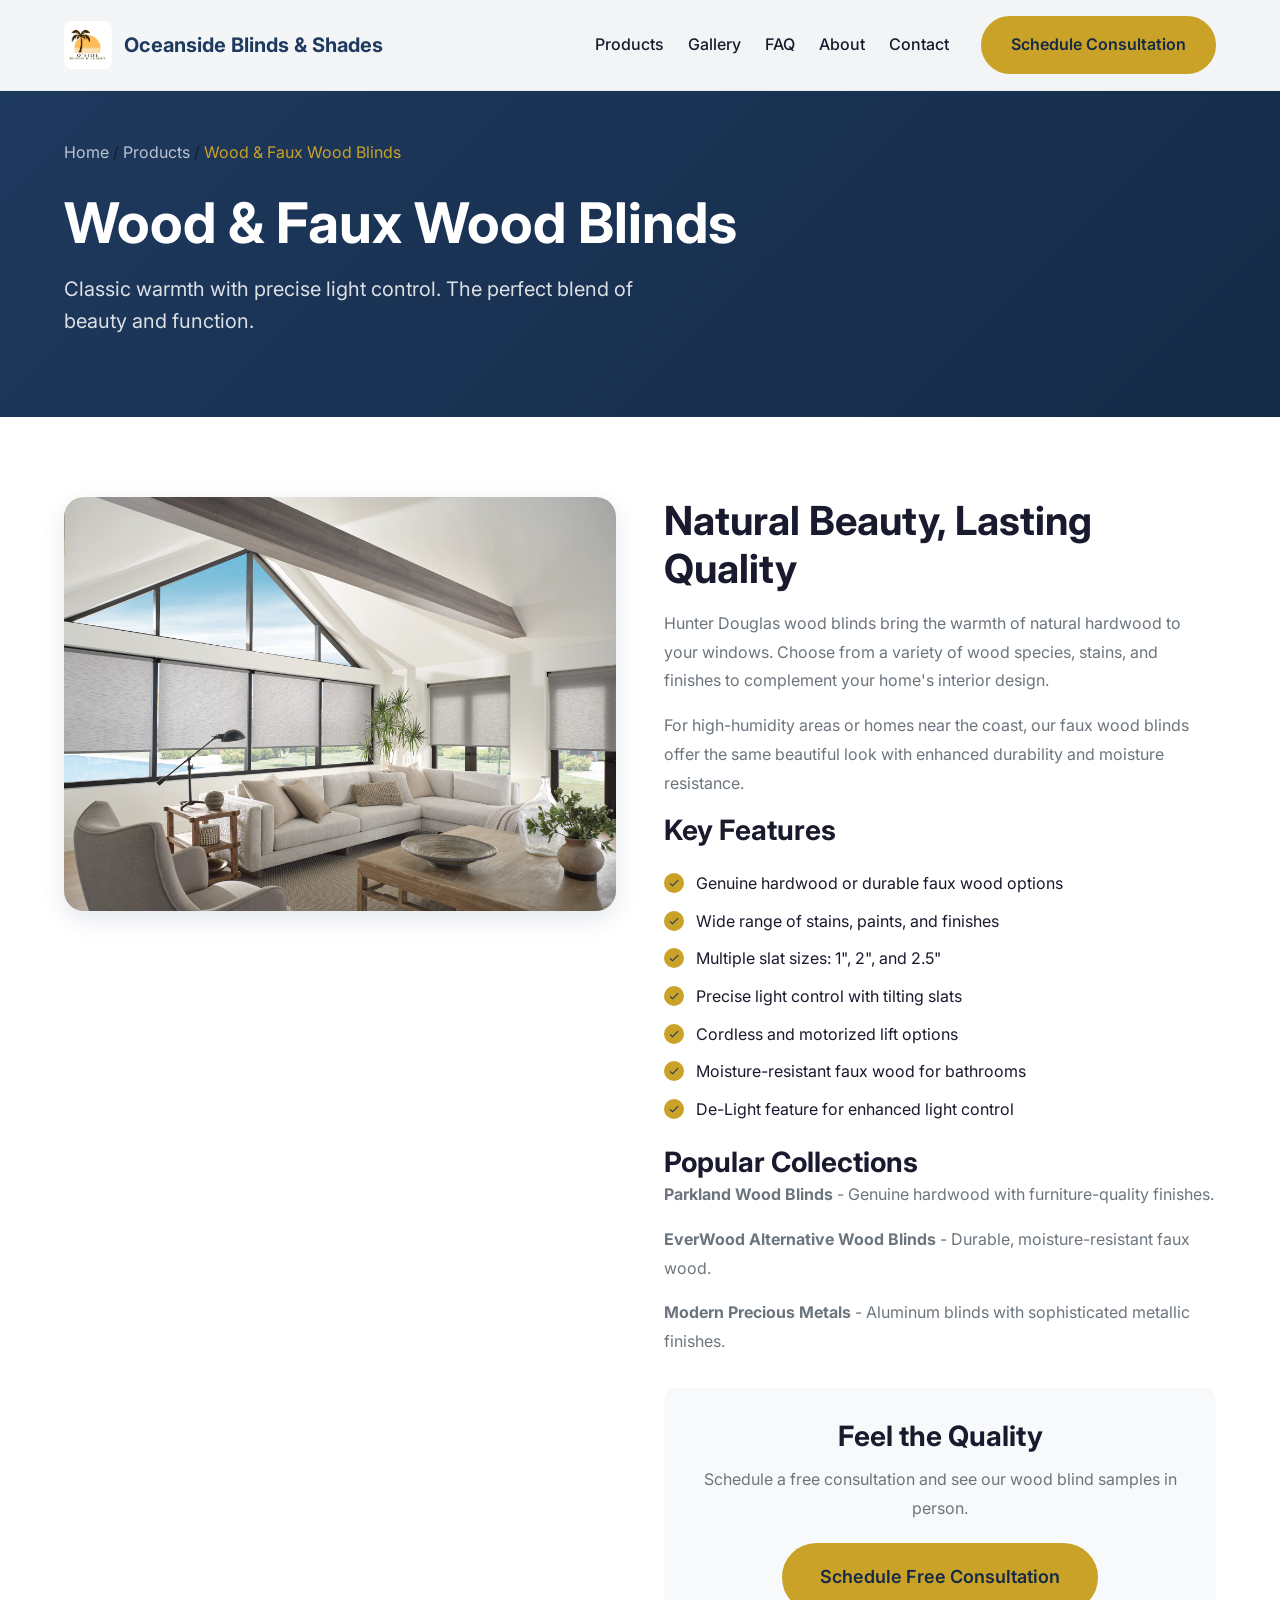
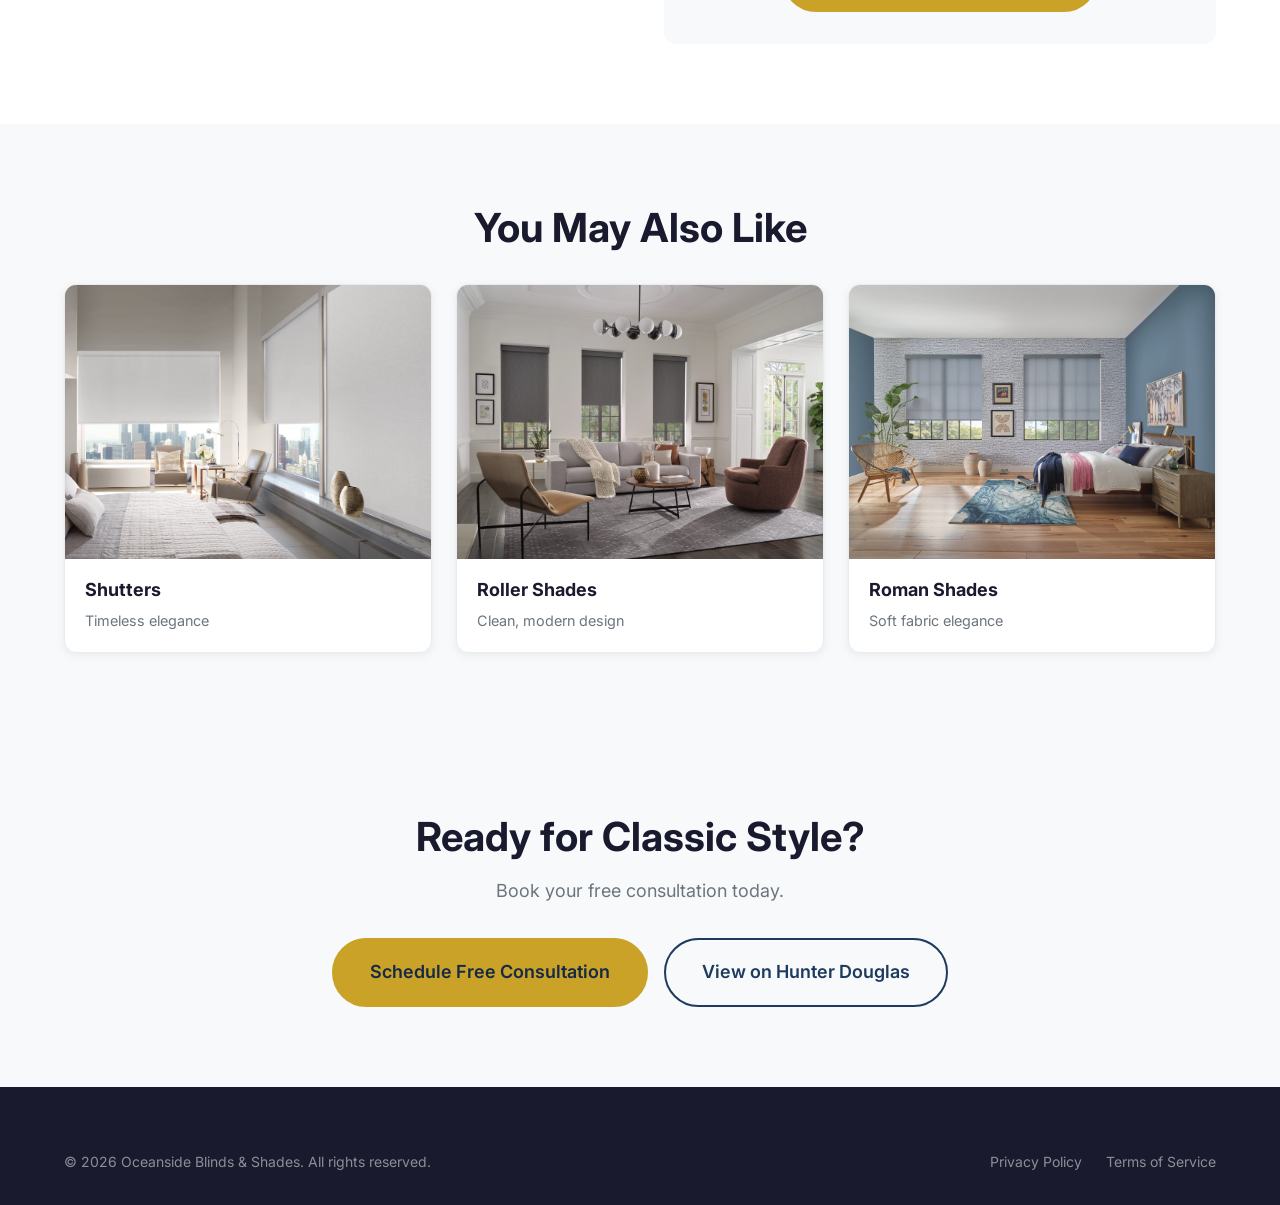
<file: products/wood-blinds.html>
<!DOCTYPE html>
<html lang="en">
<head>
  <meta charset="UTF-8">
  <meta name="viewport" content="width=device-width, initial-scale=1.0">
  <title>Wood & Faux Wood Blinds | Oceanside Blinds & Shades</title>
  <meta name="description" content="Hunter Douglas wood and faux wood blinds with classic warmth and precise light control. Free consultation in North County San Diego.">

  <link rel="icon" type="image/jpeg" href="../logo.JPEG">
  <link rel="preconnect" href="https://fonts.googleapis.com">
  <link rel="preconnect" href="https://fonts.gstatic.com" crossorigin>
  <link href="https://fonts.googleapis.com/css2?family=Inter:wght@400;500;600;700&display=swap" rel="stylesheet">
  <link rel="stylesheet" href="../styles.css">

  <style>
    .product-hero { padding: 140px 0 80px; background: linear-gradient(135deg, var(--primary) 0%, var(--primary-dark) 100%); }
    .product-hero h1 { color: var(--text-light); margin-bottom: 16px; }
    .product-hero p { color: rgba(255,255,255,0.85); font-size: 1.25rem; max-width: 600px; }
    .product-hero .breadcrumb { margin-bottom: 24px; }
    .product-hero .breadcrumb a { color: rgba(255,255,255,0.7); }
    .product-hero .breadcrumb span { color: var(--accent); }
    .product-details { padding: 80px 0; }
    .product-details-grid { display: grid; grid-template-columns: 1fr 1fr; gap: 48px; align-items: start; }
    .product-gallery img { border-radius: var(--radius-lg); box-shadow: var(--shadow-md); margin-bottom: 16px; }
    .product-info h2 { margin-bottom: 16px; }
    .product-info p { color: var(--muted); line-height: 1.8; margin-bottom: 16px; }
    .features-list { margin: 24px 0; }
    .features-list li { display: flex; align-items: flex-start; gap: 12px; margin-bottom: 12px; }
    .features-list li::before { content: ''; flex-shrink: 0; width: 20px; height: 20px; background: var(--accent); border-radius: 50%; margin-top: 2px; background-image: url('data:image/svg+xml,<svg xmlns="http://www.w3.org/2000/svg" viewBox="0 0 24 24" fill="%231e3a5f"><path d="M9 16.17L4.83 12l-1.42 1.41L9 19 21 7l-1.41-1.41z"/></svg>'); background-size: 12px; background-position: center; background-repeat: no-repeat; }
    .product-cta-box { background: var(--bg-alt); border-radius: var(--radius); padding: 32px; margin-top: 32px; text-align: center; }
    .product-cta-box h3 { margin-bottom: 12px; }
    .product-cta-box p { color: var(--muted); margin-bottom: 20px; }
    .related-products { background: var(--bg-alt); padding: 80px 0; }
    .related-grid { display: grid; grid-template-columns: repeat(3, 1fr); gap: 24px; }
    @media (max-width: 768px) { .product-details-grid { grid-template-columns: 1fr; } .related-grid { grid-template-columns: 1fr; } }
  </style>
</head>
<body>
  <header class="header" id="header">
    <div class="container">
      <div class="header-inner">
        <a href="../" class="logo">
          <img src="../logo.JPEG" alt="Oceanside Blinds & Shades">
          <span class="logo-text">Oceanside Blinds & Shades</span>
        </a>
        <nav class="nav-main">
          <ul class="nav-links">
            <li><a href="../index.html#products">Products</a></li>
            <li><a href="../index.html#gallery">Gallery</a></li>
            <li><a href="../index.html#faq">FAQ</a></li>
            <li><a href="../index.html#about">About</a></li>
            <li><a href="../index.html#contact">Contact</a></li>
          </ul>
          <div class="nav-cta">
            <a href="#" class="btn btn-primary" id="headerCta">Schedule Consultation</a>
          </div>
        </nav>
      </div>
    </div>
  </header>

  <section class="product-hero">
    <div class="container">
      <div class="breadcrumb">
        <a href="../">Home</a> / <a href="../#products">Products</a> / <span>Wood & Faux Wood Blinds</span>
      </div>
      <h1>Wood & Faux Wood Blinds</h1>
      <p>Classic warmth with precise light control. The perfect blend of beauty and function.</p>
    </div>
  </section>

  <section class="product-details">
    <div class="container">
      <div class="product-details-grid">
        <div class="product-gallery">
          <img src="../2023 DRS PV Hope Great Room.png" alt="Wood Blinds in Great Room">
        </div>

        <div class="product-info">
          <h2>Natural Beauty, Lasting Quality</h2>
          <p>Hunter Douglas wood blinds bring the warmth of natural hardwood to your windows. Choose from a variety of wood species, stains, and finishes to complement your home's interior design.</p>

          <p>For high-humidity areas or homes near the coast, our faux wood blinds offer the same beautiful look with enhanced durability and moisture resistance.</p>

          <h3>Key Features</h3>
          <ul class="features-list">
            <li>Genuine hardwood or durable faux wood options</li>
            <li>Wide range of stains, paints, and finishes</li>
            <li>Multiple slat sizes: 1", 2", and 2.5"</li>
            <li>Precise light control with tilting slats</li>
            <li>Cordless and motorized lift options</li>
            <li>Moisture-resistant faux wood for bathrooms</li>
            <li>De-Light feature for enhanced light control</li>
          </ul>

          <h3>Popular Collections</h3>
          <p><strong>Parkland Wood Blinds</strong> - Genuine hardwood with furniture-quality finishes.</p>
          <p><strong>EverWood Alternative Wood Blinds</strong> - Durable, moisture-resistant faux wood.</p>
          <p><strong>Modern Precious Metals</strong> - Aluminum blinds with sophisticated metallic finishes.</p>

          <div class="product-cta-box">
            <h3>Feel the Quality</h3>
            <p>Schedule a free consultation and see our wood blind samples in person.</p>
            <a href="#" class="btn btn-primary btn-lg" id="productCta">Schedule Free Consultation</a>
          </div>
        </div>
      </div>
    </div>
  </section>

  <section class="related-products">
    <div class="container">
      <h2 class="section-title text-center mb-4">You May Also Like</h2>
      <div class="related-grid">
        <a href="shutters.html" class="product-card">
          <div class="product-image"><img src="../2017_DRS_PV_Brunswick_Bedroom.png" alt="Shutters" loading="lazy"></div>
          <div class="product-content"><h3>Shutters</h3><p>Timeless elegance</p></div>
        </a>
        <a href="roller-shades.html" class="product-card">
          <div class="product-image"><img src="../2023_DRS_PV_Eastbourne_Living_Room.png" alt="Roller Shades" loading="lazy"></div>
          <div class="product-content"><h3>Roller Shades</h3><p>Clean, modern design</p></div>
        </a>
        <a href="roman-shades.html" class="product-card">
          <div class="product-image"><img src="../2023 DRS LR Urban Loft Hues Kids Room.png" alt="Roman Shades" loading="lazy"></div>
          <div class="product-content"><h3>Roman Shades</h3><p>Soft fabric elegance</p></div>
        </a>
      </div>
    </div>
  </section>

  <section class="final-cta">
    <div class="container">
      <div class="final-cta-inner">
        <h2>Ready for Classic Style?</h2>
        <p>Book your free consultation today.</p>
        <div class="cta-group" style="justify-content: center;">
          <a href="#" class="btn btn-primary btn-lg" id="finalCta">Schedule Free Consultation</a>
          <a href="https://www.hunterdouglas.com/wood-blinds" target="_blank" rel="noopener" class="btn btn-outline btn-lg">View on Hunter Douglas</a>
        </div>
      </div>
    </div>
  </section>

  <footer class="footer">
    <div class="container">
      <div class="footer-bottom" style="border-top: none; padding-top: 0;">
        <p>&copy; <span id="currentYear">2025</span> Oceanside Blinds & Shades. All rights reserved.</p>
        <div class="footer-legal">
          <a href="../privacy.html">Privacy Policy</a>
          <a href="../terms.html">Terms of Service</a>
        </div>
      </div>
    </div>
  </footer>

  <script>
    document.getElementById('currentYear').textContent = new Date().getFullYear();
    ['headerCta', 'productCta', 'finalCta'].forEach(id => {
      const el = document.getElementById(id);
      if (el) el.href = '../index.html#contact';
    });
  </script>
</body>
</html>
</file>
<file: styles.css>
/**
 * Oceanside Blinds & Shades
 * Navy & Gold Luxury Theme
 */

/* ============================================
   CSS VARIABLES
   ============================================ */
:root {
  /* Primary Colors - Navy */
  --primary: #1e3a5f;
  --primary-light: #2d4a6f;
  --primary-dark: #152a47;

  /* Accent Colors - Gold */
  --accent: #c9a227;
  --accent-light: #e8d48b;
  --accent-dark: #a68921;

  /* Neutrals */
  --bg: #ffffff;
  --bg-alt: #f8f9fa;
  --bg-dark: #1a1a2e;
  --text: #1a1a2e;
  --text-light: #ffffff;
  --muted: #6c757d;
  --border: #e9ecef;

  /* Spacing */
  --container: 1200px;
  --section-padding: 80px;
  --section-padding-mobile: 48px;

  /* Border Radius */
  --radius: 12px;
  --radius-lg: 20px;
  --radius-full: 9999px;

  /* Shadows */
  --shadow-sm: 0 2px 8px rgba(30, 58, 95, 0.08);
  --shadow-md: 0 8px 24px rgba(30, 58, 95, 0.12);
  --shadow-lg: 0 16px 48px rgba(30, 58, 95, 0.16);

  /* Transitions */
  --transition: 0.3s ease;
}

/* ============================================
   RESET & BASE
   ============================================ */
*, *::before, *::after {
  box-sizing: border-box;
  margin: 0;
  padding: 0;
}

html {
  scroll-behavior: smooth;
}

body {
  font-family: 'Inter', system-ui, -apple-system, BlinkMacSystemFont, 'Segoe UI', Roboto, sans-serif;
  font-size: 16px;
  line-height: 1.6;
  color: var(--text);
  background: var(--bg);
  -webkit-font-smoothing: antialiased;
}

a {
  color: inherit;
  text-decoration: none;
  transition: var(--transition);
}

img {
  max-width: 100%;
  height: auto;
  display: block;
}

ul, ol {
  list-style: none;
}

/* ============================================
   TYPOGRAPHY
   ============================================ */
h1, h2, h3, h4, h5, h6 {
  font-weight: 700;
  line-height: 1.2;
  color: var(--text);
}

h1 {
  font-size: clamp(2rem, 5vw, 3.5rem);
}

h2 {
  font-size: clamp(1.75rem, 4vw, 2.5rem);
}

h3 {
  font-size: clamp(1.25rem, 3vw, 1.75rem);
}

.section-title {
  margin-bottom: 16px;
}

.section-subtitle {
  color: var(--muted);
  font-size: 1.125rem;
  max-width: 600px;
}

.text-accent {
  color: var(--accent);
}

.text-muted {
  color: var(--muted);
}

/* ============================================
   LAYOUT
   ============================================ */
.container {
  max-width: var(--container);
  margin: 0 auto;
  padding: 0 24px;
}

section {
  padding: var(--section-padding) 0;
}

@media (max-width: 768px) {
  section {
    padding: var(--section-padding-mobile) 0;
  }
}

.grid {
  display: grid;
  gap: 24px;
}

.grid-2 {
  grid-template-columns: repeat(2, 1fr);
}

.grid-3 {
  grid-template-columns: repeat(3, 1fr);
}

.grid-4 {
  grid-template-columns: repeat(4, 1fr);
}

@media (max-width: 992px) {
  .grid-4 {
    grid-template-columns: repeat(2, 1fr);
  }
}

@media (max-width: 768px) {
  .grid-2, .grid-3, .grid-4 {
    grid-template-columns: 1fr;
  }
}

/* ============================================
   BUTTONS
   ============================================ */
.btn {
  display: inline-flex;
  align-items: center;
  justify-content: center;
  gap: 8px;
  padding: 14px 28px;
  font-size: 1rem;
  font-weight: 600;
  border-radius: var(--radius-full);
  border: 2px solid transparent;
  cursor: pointer;
  transition: var(--transition);
  text-align: center;
}

.btn-primary {
  background: var(--accent);
  color: var(--primary-dark);
  border-color: var(--accent);
}

.btn-primary:hover {
  background: var(--accent-dark);
  border-color: var(--accent-dark);
  transform: translateY(-2px);
  box-shadow: var(--shadow-md);
}

.btn-secondary {
  background: var(--primary);
  color: var(--text-light);
  border-color: var(--primary);
}

.btn-secondary:hover {
  background: var(--primary-light);
  border-color: var(--primary-light);
  transform: translateY(-2px);
}

.btn-outline {
  background: transparent;
  color: var(--primary);
  border-color: var(--primary);
}

.btn-outline:hover {
  background: var(--primary);
  color: var(--text-light);
}

.btn-outline-light {
  background: transparent;
  color: var(--text-light);
  border-color: rgba(255, 255, 255, 0.4);
}

.btn-outline-light:hover {
  background: rgba(255, 255, 255, 0.1);
  border-color: var(--text-light);
}

.btn-ghost {
  background: transparent;
  color: var(--primary);
  border-color: transparent;
}

.btn-ghost:hover {
  background: rgba(30, 58, 95, 0.08);
}

.btn-sm {
  padding: 10px 20px;
  font-size: 0.875rem;
}

.btn-lg {
  padding: 18px 36px;
  font-size: 1.125rem;
}

.cta-group {
  display: flex;
  gap: 16px;
  flex-wrap: wrap;
}

/* ============================================
   HEADER
   ============================================ */
.header {
  position: fixed;
  top: 0;
  left: 0;
  right: 0;
  z-index: 1000;
  background: rgba(255, 255, 255, 0.95);
  backdrop-filter: blur(10px);
  border-bottom: 1px solid var(--border);
  transition: var(--transition);
}

.header.scrolled {
  box-shadow: var(--shadow-sm);
}

.header-inner {
  display: flex;
  align-items: center;
  justify-content: space-between;
  padding: 16px 0;
  gap: 24px;
}

.logo {
  display: flex;
  align-items: center;
  gap: 12px;
}

.logo img {
  height: 48px;
  width: auto;
  border-radius: 8px;
}

.logo-text {
  font-size: 1.25rem;
  font-weight: 700;
  color: var(--primary);
}

.nav-main {
  display: flex;
  align-items: center;
  gap: 32px;
}

.nav-links {
  display: flex;
  gap: 24px;
}

.nav-links a {
  font-weight: 500;
  color: var(--text);
}

.nav-links a:hover {
  color: var(--accent);
}

.nav-cta {
  display: flex;
  align-items: center;
  gap: 16px;
}

.nav-phone {
  font-weight: 600;
  color: var(--primary);
}

.nav-phone:hover {
  color: var(--accent);
}

/* Mobile Menu */
.menu-toggle {
  display: none;
  flex-direction: column;
  gap: 5px;
  padding: 8px;
  cursor: pointer;
  background: none;
  border: none;
}

.menu-toggle span {
  width: 24px;
  height: 2px;
  background: var(--primary);
  transition: var(--transition);
}

@media (max-width: 992px) {
  .nav-links {
    display: none;
  }

  .menu-toggle {
    display: flex;
  }
}

@media (max-width: 640px) {
  .nav-cta .btn {
    display: none;
  }

  .logo-text {
    font-size: 1rem;
  }
}

/* ============================================
   HERO
   ============================================ */
.hero {
  position: relative;
  padding: 160px 0 100px;
  background: linear-gradient(135deg, var(--primary) 0%, var(--primary-dark) 100%);
  overflow: hidden;
}

.hero::before {
  content: '';
  position: absolute;
  top: 0;
  right: -10%;
  width: 60%;
  height: 100%;
  background: url('data:image/svg+xml,<svg xmlns="http://www.w3.org/2000/svg" viewBox="0 0 200 200"><circle cx="100" cy="100" r="80" fill="rgba(201,162,39,0.1)"/></svg>');
  background-size: cover;
  opacity: 0.5;
}

.hero-grid {
  display: grid;
  grid-template-columns: 1fr 1fr;
  gap: 48px;
  align-items: center;
}

.hero-content {
  position: relative;
  z-index: 1;
}

.hero h1 {
  color: var(--text-light);
  margin-bottom: 20px;
}

.hero-subtitle {
  font-size: 1.25rem;
  color: rgba(255, 255, 255, 0.85);
  margin-bottom: 32px;
  max-width: 500px;
}

.hero-image {
  position: relative;
  z-index: 1;
}

.hero-image img {
  border-radius: var(--radius-lg);
  box-shadow: var(--shadow-lg);
}

.trust-badges {
  display: flex;
  flex-wrap: wrap;
  gap: 12px;
  margin-top: 32px;
}

.trust-badge {
  display: inline-flex;
  align-items: center;
  gap: 8px;
  padding: 8px 16px;
  background: rgba(255, 255, 255, 0.1);
  border: 1px solid rgba(255, 255, 255, 0.2);
  border-radius: var(--radius-full);
  color: var(--text-light);
  font-size: 0.875rem;
  font-weight: 500;
}

.trust-badge img {
  height: 20px;
  width: auto;
}

@media (max-width: 992px) {
  .hero {
    padding: 140px 0 80px;
  }

  .hero-grid {
    grid-template-columns: 1fr;
    text-align: center;
  }

  .hero-subtitle {
    margin: 0 auto 32px;
  }

  .hero-image {
    max-width: 500px;
    margin: 0 auto;
  }

  .trust-badges {
    justify-content: center;
  }

  .cta-group {
    justify-content: center;
  }
}

/* ============================================
   TRUST BAR
   ============================================ */
.trust-bar {
  background: var(--bg-alt);
  padding: 32px 0;
}

.trust-bar-grid {
  display: grid;
  grid-template-columns: repeat(4, 1fr);
  gap: 24px;
}

.trust-item {
  text-align: center;
  padding: 20px;
}

.trust-icon {
  width: 48px;
  height: 48px;
  margin: 0 auto 12px;
  display: flex;
  align-items: center;
  justify-content: center;
  background: var(--primary);
  color: var(--accent);
  border-radius: 50%;
  font-size: 1.5rem;
}

.trust-item h4 {
  font-size: 1rem;
  margin-bottom: 4px;
}

.trust-item p {
  font-size: 0.875rem;
  color: var(--muted);
}

@media (max-width: 768px) {
  .trust-bar-grid {
    grid-template-columns: repeat(2, 1fr);
  }
}

@media (max-width: 480px) {
  .trust-bar-grid {
    grid-template-columns: 1fr;
  }
}

/* ============================================
   CARDS
   ============================================ */
.card {
  background: var(--bg);
  border-radius: var(--radius);
  padding: 24px;
  box-shadow: var(--shadow-sm);
  border: 1px solid var(--border);
  transition: var(--transition);
}

.card:hover {
  box-shadow: var(--shadow-md);
  transform: translateY(-4px);
}

.card-dark {
  background: var(--primary);
  color: var(--text-light);
  border-color: transparent;
}

/* ============================================
   PRODUCTS SECTION
   ============================================ */
.products {
  background: var(--bg);
}

.product-card {
  display: block;
  background: var(--bg);
  border-radius: var(--radius);
  overflow: hidden;
  box-shadow: var(--shadow-sm);
  border: 1px solid var(--border);
  transition: var(--transition);
}

.product-card:hover {
  box-shadow: var(--shadow-md);
  transform: translateY(-4px);
}

.product-card:hover .product-image img {
  transform: scale(1.05);
}

.product-image {
  position: relative;
  overflow: hidden;
  aspect-ratio: 4/3;
}

.product-image img {
  width: 100%;
  height: 100%;
  object-fit: cover;
  transition: var(--transition);
}

.product-content {
  padding: 20px;
}

.product-content h3 {
  font-size: 1.125rem;
  margin-bottom: 8px;
}

.product-content p {
  font-size: 0.9rem;
  color: var(--muted);
}

/* ============================================
   WHY CHOOSE US
   ============================================ */
.why-us {
  background: var(--bg-alt);
}

.why-us-grid {
  display: grid;
  grid-template-columns: 1fr 1fr;
  gap: 48px;
  align-items: center;
}

.why-us-content ul {
  margin-top: 24px;
}

.why-us-content li {
  display: flex;
  align-items: flex-start;
  gap: 12px;
  margin-bottom: 16px;
  font-size: 1.0625rem;
}

.why-us-content li::before {
  content: '';
  flex-shrink: 0;
  width: 24px;
  height: 24px;
  background: var(--accent);
  border-radius: 50%;
  margin-top: 2px;
  background-image: url('data:image/svg+xml,<svg xmlns="http://www.w3.org/2000/svg" viewBox="0 0 24 24" fill="%231e3a5f"><path d="M9 16.17L4.83 12l-1.42 1.41L9 19 21 7l-1.41-1.41z"/></svg>');
  background-size: 14px;
  background-position: center;
  background-repeat: no-repeat;
}

.why-us-image img {
  border-radius: var(--radius-lg);
  box-shadow: var(--shadow-md);
}

@media (max-width: 768px) {
  .why-us-grid {
    grid-template-columns: 1fr;
  }
}

/* ============================================
   HOW IT WORKS
   ============================================ */
.how-it-works {
  background: var(--primary);
  color: var(--text-light);
}

.how-it-works .section-title,
.how-it-works h2 {
  color: var(--text-light);
}

.how-it-works .section-subtitle {
  color: rgba(255, 255, 255, 0.75);
}

.steps {
  display: grid;
  grid-template-columns: repeat(3, 1fr);
  gap: 32px;
  margin-top: 48px;
}

.step {
  text-align: center;
  position: relative;
}

.step-number {
  width: 64px;
  height: 64px;
  margin: 0 auto 20px;
  display: flex;
  align-items: center;
  justify-content: center;
  background: var(--accent);
  color: var(--primary-dark);
  border-radius: 50%;
  font-size: 1.5rem;
  font-weight: 700;
}

.step h3 {
  color: var(--text-light);
  margin-bottom: 12px;
}

.step p {
  color: rgba(255, 255, 255, 0.75);
  font-size: 0.95rem;
}

/* Connector line between steps */
.step:not(:last-child)::after {
  content: '';
  position: absolute;
  top: 32px;
  left: calc(50% + 40px);
  width: calc(100% - 80px);
  height: 2px;
  background: rgba(255, 255, 255, 0.2);
}

@media (max-width: 768px) {
  .steps {
    grid-template-columns: 1fr;
  }

  .step:not(:last-child)::after {
    display: none;
  }
}

/* ============================================
   GALLERY
   ============================================ */
.gallery {
  background: var(--bg);
}

.gallery-grid {
  display: grid;
  grid-template-columns: repeat(3, 1fr);
  gap: 16px;
}

.gallery-item {
  position: relative;
  overflow: hidden;
  border-radius: var(--radius);
  aspect-ratio: 4/3;
}

.gallery-item img {
  width: 100%;
  height: 100%;
  object-fit: cover;
  transition: var(--transition);
}

.gallery-item:hover img {
  transform: scale(1.1);
}

@media (max-width: 768px) {
  .gallery-grid {
    grid-template-columns: repeat(2, 1fr);
  }
}

@media (max-width: 480px) {
  .gallery-grid {
    grid-template-columns: 1fr;
  }
}

/* ============================================
   SERVICE AREA
   ============================================ */
.service-area {
  background: var(--bg-alt);
}

.area-chips {
  display: flex;
  flex-wrap: wrap;
  gap: 12px;
  margin-top: 24px;
}

.chip {
  padding: 10px 20px;
  background: var(--bg);
  border: 1px solid var(--border);
  border-radius: var(--radius-full);
  font-size: 0.9375rem;
  font-weight: 500;
  transition: var(--transition);
}

.chip:hover {
  background: var(--primary);
  color: var(--text-light);
  border-color: var(--primary);
}

/* ============================================
   REVIEWS / TESTIMONIALS
   ============================================ */
.reviews {
  background: var(--bg);
}

.reviews-grid {
  display: grid;
  grid-template-columns: repeat(3, 1fr);
  gap: 24px;
}

.review-card {
  background: var(--bg);
  border-radius: var(--radius);
  padding: 32px;
  box-shadow: var(--shadow-sm);
  border: 1px solid var(--border);
}

.review-stars {
  color: var(--accent);
  font-size: 1.25rem;
  margin-bottom: 16px;
}

.review-text {
  font-size: 1.0625rem;
  line-height: 1.7;
  margin-bottom: 20px;
  font-style: italic;
  color: var(--text);
}

.review-author {
  font-weight: 600;
  color: var(--primary);
}

.review-location {
  font-size: 0.875rem;
  color: var(--muted);
}

@media (max-width: 992px) {
  .reviews-grid {
    grid-template-columns: 1fr;
  }
}

/* ============================================
   FAQ
   ============================================ */
.faq {
  background: var(--bg-alt);
}

.faq-list {
  max-width: 800px;
  margin: 0 auto;
}

.faq-item {
  background: var(--bg);
  border-radius: var(--radius);
  margin-bottom: 16px;
  border: 1px solid var(--border);
  overflow: hidden;
}

.faq-question {
  width: 100%;
  padding: 20px 24px;
  background: none;
  border: none;
  text-align: left;
  font-size: 1.0625rem;
  font-weight: 600;
  color: var(--text);
  cursor: pointer;
  display: flex;
  justify-content: space-between;
  align-items: center;
  gap: 16px;
  transition: var(--transition);
}

.faq-question:hover {
  color: var(--accent);
}

.faq-icon {
  flex-shrink: 0;
  width: 24px;
  height: 24px;
  background: var(--bg-alt);
  border-radius: 50%;
  display: flex;
  align-items: center;
  justify-content: center;
  transition: var(--transition);
}

.faq-icon::before {
  content: '+';
  font-size: 1.25rem;
  font-weight: 400;
  color: var(--primary);
  line-height: 1;
}

.faq-item.active .faq-icon {
  background: var(--accent);
}

.faq-item.active .faq-icon::before {
  content: '-';
  color: var(--primary-dark);
}

.faq-answer {
  max-height: 0;
  overflow: hidden;
  transition: max-height 0.3s ease;
}

.faq-item.active .faq-answer {
  max-height: 500px;
}

.faq-answer-inner {
  padding: 0 24px 20px;
  color: var(--muted);
  line-height: 1.7;
}

/* ============================================
   ABOUT
   ============================================ */
.about {
  background: var(--bg);
}

.about-grid {
  display: grid;
  grid-template-columns: 1fr 1fr;
  gap: 48px;
  align-items: center;
}

.about-content p {
  color: var(--muted);
  line-height: 1.8;
  margin-bottom: 16px;
}

.about-highlights {
  margin-top: 24px;
  display: grid;
  grid-template-columns: repeat(2, 1fr);
  gap: 16px;
}

.about-highlight {
  display: flex;
  align-items: center;
  gap: 10px;
  font-weight: 500;
}

.about-highlight::before {
  content: '';
  width: 8px;
  height: 8px;
  background: var(--accent);
  border-radius: 50%;
}

.about-image img {
  border-radius: var(--radius-lg);
  box-shadow: var(--shadow-md);
}

@media (max-width: 768px) {
  .about-grid {
    grid-template-columns: 1fr;
  }

  .about-highlights {
    grid-template-columns: 1fr;
  }
}

/* ============================================
   EMAIL SIGNUP
   ============================================ */
.email-signup {
  background: var(--primary);
  padding: 64px 0;
}

.email-signup-inner {
  text-align: center;
  max-width: 600px;
  margin: 0 auto;
}

.email-signup h2 {
  color: var(--text-light);
  margin-bottom: 12px;
}

.email-signup p {
  color: rgba(255, 255, 255, 0.75);
  margin-bottom: 24px;
}

.email-form {
  display: flex;
  gap: 12px;
  max-width: 480px;
  margin: 0 auto;
}

.email-form input[type="email"] {
  flex: 1;
  padding: 14px 20px;
  border: 2px solid rgba(255, 255, 255, 0.2);
  border-radius: var(--radius-full);
  background: rgba(255, 255, 255, 0.1);
  color: var(--text-light);
  font-size: 1rem;
  outline: none;
  transition: var(--transition);
}

.email-form input[type="email"]::placeholder {
  color: rgba(255, 255, 255, 0.5);
}

.email-form input[type="email"]:focus {
  border-color: var(--accent);
  background: rgba(255, 255, 255, 0.15);
}

@media (max-width: 480px) {
  .email-form {
    flex-direction: column;
  }
}

/* ============================================
   FINAL CTA
   ============================================ */
.final-cta {
  background: var(--bg-alt);
  text-align: center;
}

.final-cta-inner {
  max-width: 700px;
  margin: 0 auto;
}

.final-cta h2 {
  margin-bottom: 16px;
}

.final-cta p {
  color: var(--muted);
  font-size: 1.125rem;
  margin-bottom: 32px;
}

/* ============================================
   FOOTER
   ============================================ */
.footer {
  background: var(--bg-dark);
  color: var(--text-light);
  padding: 64px 0 32px;
}

.footer-grid {
  display: grid;
  grid-template-columns: 2fr 1fr 1fr 1fr;
  gap: 48px;
  margin-bottom: 48px;
}

.footer-brand img {
  height: 48px;
  margin-bottom: 16px;
  border-radius: 8px;
}

.footer-brand p {
  color: rgba(255, 255, 255, 0.65);
  font-size: 0.9375rem;
  line-height: 1.7;
}

.footer h4 {
  color: var(--text-light);
  font-size: 1rem;
  margin-bottom: 20px;
}

.footer-links a {
  display: block;
  color: rgba(255, 255, 255, 0.65);
  margin-bottom: 12px;
  font-size: 0.9375rem;
}

.footer-links a:hover {
  color: var(--accent);
}

.footer-contact p {
  color: rgba(255, 255, 255, 0.65);
  margin-bottom: 8px;
  font-size: 0.9375rem;
}

.footer-contact a {
  color: rgba(255, 255, 255, 0.65);
}

.footer-contact a:hover {
  color: var(--accent);
}

.footer-social {
  display: flex;
  gap: 20px;
  margin-top: 20px;
}

.footer-social a {
  display: flex;
  flex-direction: column;
  align-items: center;
  gap: 6px;
  color: var(--text-light);
  transition: var(--transition);
  text-decoration: none;
}

.footer-social a svg {
  width: 40px;
  height: 40px;
  padding: 10px;
  background: rgba(255, 255, 255, 0.1);
  border-radius: 50%;
  transition: var(--transition);
}

.footer-social a span {
  font-size: 0.75rem;
  color: rgba(255, 255, 255, 0.7);
}

.footer-social a:hover svg {
  background: var(--accent);
  color: var(--primary-dark);
}

.footer-social a:hover span {
  color: var(--accent);
}

.footer-bottom {
  padding-top: 32px;
  border-top: 1px solid rgba(255, 255, 255, 0.1);
  display: flex;
  justify-content: space-between;
  align-items: center;
  flex-wrap: wrap;
  gap: 16px;
}

.footer-bottom p {
  color: rgba(255, 255, 255, 0.5);
  font-size: 0.875rem;
}

.footer-legal {
  display: flex;
  gap: 24px;
}

.footer-legal a {
  color: rgba(255, 255, 255, 0.5);
  font-size: 0.875rem;
}

.footer-legal a:hover {
  color: var(--accent);
}

@media (max-width: 992px) {
  .footer-grid {
    grid-template-columns: repeat(2, 1fr);
  }
}

@media (max-width: 576px) {
  .footer-grid {
    grid-template-columns: 1fr;
  }

  .footer-bottom {
    flex-direction: column;
    text-align: center;
  }
}

/* ============================================
   MOBILE STICKY CTA
   ============================================ */
.mobile-cta {
  position: fixed;
  bottom: 0;
  left: 0;
  right: 0;
  z-index: 999;
  background: var(--bg);
  border-top: 1px solid var(--border);
  padding: 12px 16px;
  display: none;
  box-shadow: 0 -4px 20px rgba(0, 0, 0, 0.1);
}

.mobile-cta-inner {
  display: flex;
  gap: 8px;
  max-width: 500px;
  margin: 0 auto;
}

.mobile-cta .btn {
  flex: 1;
  padding: 12px 16px;
  font-size: 0.875rem;
}

@media (max-width: 768px) {
  .mobile-cta {
    display: block;
  }

  body {
    padding-bottom: 80px;
  }
}

/* ============================================
   FORMS
   ============================================ */
.form-group {
  margin-bottom: 20px;
}

.form-group label {
  display: block;
  font-weight: 500;
  margin-bottom: 8px;
  color: var(--text);
}

.form-group input,
.form-group textarea,
.form-group select {
  width: 100%;
  padding: 14px 16px;
  border: 2px solid var(--border);
  border-radius: var(--radius);
  font-size: 1rem;
  transition: var(--transition);
  background: var(--bg);
}

.form-group input:focus,
.form-group textarea:focus,
.form-group select:focus {
  outline: none;
  border-color: var(--primary);
}

.form-group textarea {
  min-height: 120px;
  resize: vertical;
}

/* ============================================
   UTILITIES
   ============================================ */
.text-center {
  text-align: center;
}

.text-left {
  text-align: left;
}

.text-right {
  text-align: right;
}

.mt-1 { margin-top: 8px; }
.mt-2 { margin-top: 16px; }
.mt-3 { margin-top: 24px; }
.mt-4 { margin-top: 32px; }

.mb-1 { margin-bottom: 8px; }
.mb-2 { margin-bottom: 16px; }
.mb-3 { margin-bottom: 24px; }
.mb-4 { margin-bottom: 32px; }

.hidden {
  display: none !important;
}

.sr-only {
  position: absolute;
  width: 1px;
  height: 1px;
  padding: 0;
  margin: -1px;
  overflow: hidden;
  clip: rect(0, 0, 0, 0);
  border: 0;
}

/* ============================================
   ANIMATIONS
   ============================================ */
@keyframes fadeIn {
  from {
    opacity: 0;
    transform: translateY(20px);
  }
  to {
    opacity: 1;
    transform: translateY(0);
  }
}

.fade-in {
  animation: fadeIn 0.6s ease forwards;
}

/* ============================================
   MODAL
   ============================================ */
.modal-overlay {
  position: fixed;
  top: 0;
  left: 0;
  right: 0;
  bottom: 0;
  background: rgba(0, 0, 0, 0.6);
  backdrop-filter: blur(4px);
  z-index: 2000;
  display: none;
  align-items: center;
  justify-content: center;
  padding: 20px;
  opacity: 0;
  transition: opacity 0.3s ease;
}

.modal-overlay.active {
  display: flex;
  opacity: 1;
}

.modal {
  background: var(--bg);
  border-radius: var(--radius-lg);
  max-width: 500px;
  width: 100%;
  max-height: 90vh;
  overflow-y: auto;
  position: relative;
  box-shadow: var(--shadow-lg);
  transform: translateY(20px);
  transition: transform 0.3s ease;
}

.modal-overlay.active .modal {
  transform: translateY(0);
}

.modal-close {
  position: absolute;
  top: 16px;
  right: 16px;
  width: 36px;
  height: 36px;
  border: none;
  background: var(--bg-alt);
  border-radius: 50%;
  font-size: 24px;
  cursor: pointer;
  display: flex;
  align-items: center;
  justify-content: center;
  color: var(--muted);
  transition: var(--transition);
  line-height: 1;
}

.modal-close:hover {
  background: var(--primary);
  color: var(--text-light);
}

.modal-header {
  padding: 32px 32px 0;
  text-align: center;
}

.modal-header h2 {
  margin-bottom: 8px;
  font-size: 1.5rem;
}

.modal-header p {
  color: var(--muted);
  font-size: 0.9375rem;
}

.modal-form {
  padding: 24px 32px 32px;
}

.modal-form .form-row {
  display: grid;
  grid-template-columns: 1fr 1fr;
  gap: 16px;
}

.modal-form .form-group {
  margin-bottom: 16px;
}

.modal-form .form-group label {
  font-size: 0.875rem;
  margin-bottom: 6px;
}

.modal-form .form-group input,
.modal-form .form-group textarea,
.modal-form .form-group select {
  padding: 12px 14px;
  font-size: 0.9375rem;
}

.modal-form .form-group select {
  width: 100%;
  background-color: var(--bg);
  border: 1px solid var(--border);
  border-radius: var(--radius-sm);
  cursor: pointer;
  appearance: none;
  background-image: url("data:image/svg+xml,%3Csvg xmlns='http://www.w3.org/2000/svg' width='12' height='12' viewBox='0 0 12 12'%3E%3Cpath fill='%236c757d' d='M6 8L1 3h10z'/%3E%3C/svg%3E");
  background-repeat: no-repeat;
  background-position: right 14px center;
  padding-right: 36px;
}

.modal-form .form-group select:focus {
  outline: none;
  border-color: var(--accent);
  box-shadow: 0 0 0 3px rgba(201, 162, 39, 0.1);
}

.modal-form .form-group input[type="date"] {
  cursor: pointer;
}

.form-note {
  text-align: center;
  font-size: 0.8125rem;
  color: var(--muted);
  margin-top: 16px;
  margin-bottom: 0;
}

.modal-success {
  padding: 48px 32px;
  text-align: center;
}

.success-icon {
  width: 64px;
  height: 64px;
  background: #22c55e;
  color: white;
  border-radius: 50%;
  display: flex;
  align-items: center;
  justify-content: center;
  font-size: 32px;
  margin: 0 auto 20px;
}

.modal-success h3 {
  margin-bottom: 12px;
}

.modal-success p {
  color: var(--muted);
  margin-bottom: 24px;
}

@media (max-width: 540px) {
  .modal-form .form-row {
    grid-template-columns: 1fr;
  }

  .modal-header,
  .modal-form {
    padding-left: 20px;
    padding-right: 20px;
  }
}
</file>
